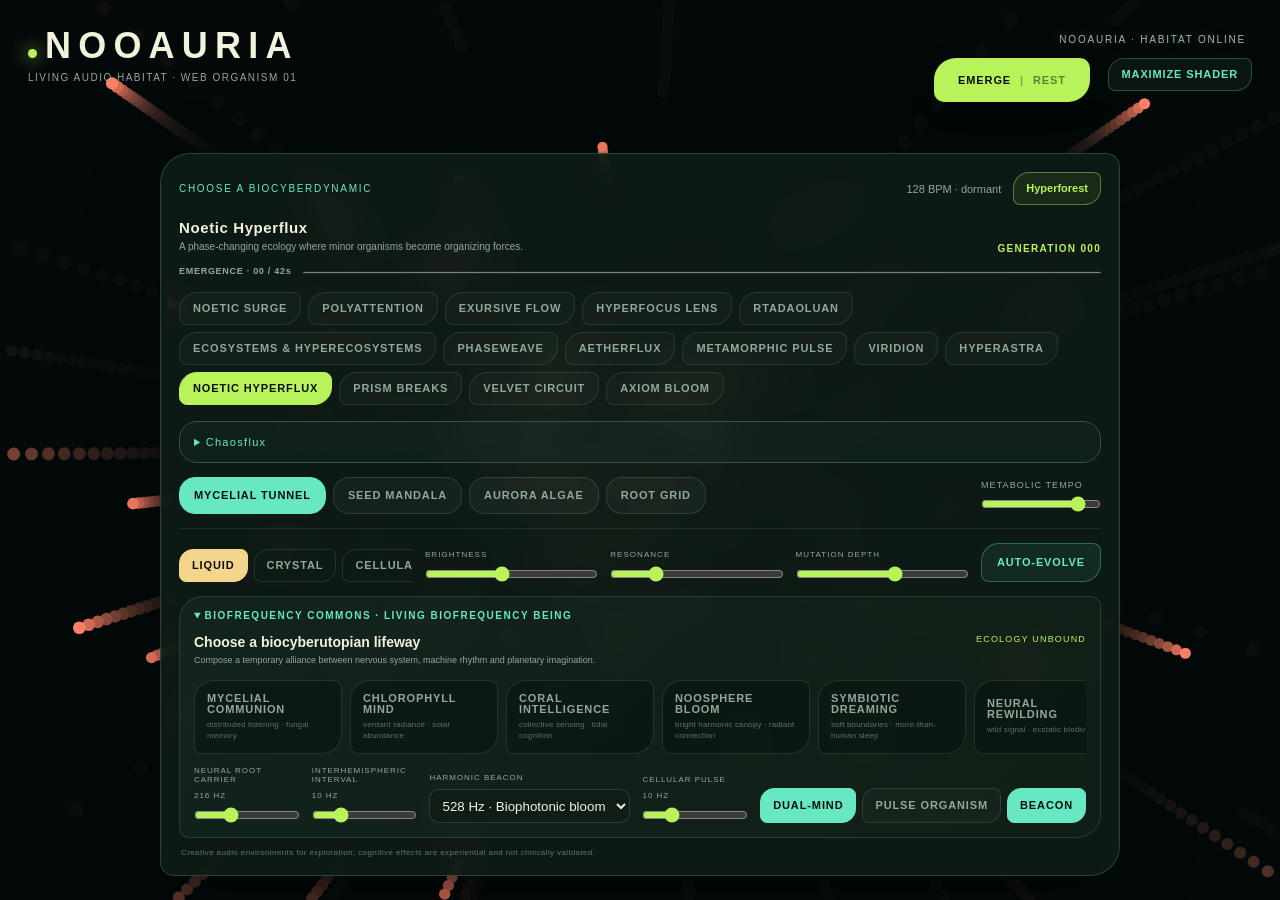
<file: app/src/main/assets/web/index.html>
<!DOCTYPE html>
<html lang="en">
<head>
  <meta charset="UTF-8">
  <meta name="viewport" content="width=device-width, initial-scale=1.0, maximum-scale=1.0, user-scalable=no">
  <meta name="theme-color" content="#07100c">
  <meta name="description" content="Nooauria is a living audio ecology of evolutionary force amplifiers, spectral organisms and exursive generative music.">
  <title>Nooauria — Hyperacoustic Force Amplifiers</title>
  <style>
    * { margin: 0; padding: 0; box-sizing: border-box; }
    body, html { width: 100%; height: 100%; overflow: hidden; background-color: #07100C; font-family: sans-serif; }
    #canvas { width: 100%; height: 100%; display: block; }
    #overlay {
      position: absolute; top: 34px; right: 34px;
      color: rgba(241,243,220,0.72); font-size: 10px;
      letter-spacing: 1.8px; text-transform: uppercase;
      pointer-events: none; text-shadow: 0 0 12px rgba(103,232,194,0.35);
    }
    #brand { position: absolute; top: 28px; left: 28px; color: #f1f3dc; }
    #brand strong { display:block; font: 800 clamp(22px,3vw,36px)/1 sans-serif; letter-spacing:.2em; }
    #brand span { display:block; margin-top:8px; color:#93a89b; font-size:10px; letter-spacing:.15em; text-transform:uppercase; }
    #bio-mark { display:inline-block; width:9px; height:9px; margin-right:8px; border-radius:50%; background:#b8f35a; box-shadow:0 0 18px #b8f35a; }
    #maximize-shader { position:absolute; top:58px; right:28px; z-index:4; padding:10px 13px; color:#67e8c2; background:rgba(16,29,23,.72); border:1px solid rgba(103,232,194,.28); border-radius:16px 7px 16px 7px; backdrop-filter:blur(12px); }
    body.shader-maximized #control-dock, body.shader-maximized #brand, body.shader-maximized #overlay { opacity:0; pointer-events:none; }
    body.shader-maximized #maximize-shader { top:18px; right:18px; opacity:.55; }
    body.shader-maximized #awaken { top:18px; }
    #control-dock {
      position:absolute; left:50%; bottom:24px; transform:translateX(-50%); width:min(960px,calc(100% - 32px));
      padding:18px; color:#f1f3dc; background:rgba(16,29,23,.86); border:1px solid rgba(103,232,194,.22);
      border-radius:30px 14px 30px 14px; backdrop-filter:blur(20px); box-shadow:0 22px 70px rgba(0,0,0,.4);
    }
    .dock-head { display:flex; align-items:center; justify-content:space-between; flex-wrap:wrap; gap:8px 16px; margin-bottom:14px; }
    .dock-actions { display:flex; align-items:center; gap:12px; }
    #hyperforest-link { padding:10px 12px; color:#b8f35a; background:rgba(184,243,90,.08); border:1px solid rgba(184,243,90,.42); border-radius:16px 7px 16px 7px; font:700 11px/1 sans-serif; text-decoration:none; white-space:nowrap; }
    #hyperforest-link:hover { background:#b8f35a; color:#07100c; }
    #hyperforest-link:focus-visible { outline:2px solid #f3d58b; outline-offset:3px; }
    .eyebrow { color:#67e8c2; font-size:10px; letter-spacing:.17em; text-transform:uppercase; }
    .pulse { color:#93a89b; font-size:11px; }
    .controls { display:grid; grid-template-columns:minmax(0,1fr) auto; gap:14px; align-items:center; }
    button { border:0; font:700 11px/1 sans-serif; letter-spacing:.08em; cursor:pointer; }
    #awaken { position:absolute; top:58px; right:190px; z-index:4; display:flex; align-items:center; justify-content:center; gap:9px; min-width:156px; min-height:44px; padding:15px 18px; color:#07100c; background:#b8f35a; border-radius:22px 10px 22px 10px; box-shadow:0 6px 24px rgba(0,0,0,.25); }
    #awaken.live { background:#ff8066; }
    #awaken .rest-label, #awaken.live .emerge-label { opacity:.5; }
    #awaken.live .rest-label { opacity:1; }
    #awaken .playback-divider { opacity:.35; }
    #awaken:focus-visible { outline:2px solid #f1f3dc; outline-offset:4px; }
    .species { display:flex; gap:7px; overflow:auto; scrollbar-width:none; }
    .species button { padding:12px 14px; white-space:nowrap; color:#93a89b; background:rgba(255,255,255,.035); border:1px solid rgba(147,168,155,.2); border-radius:16px; }
    .species button.active { color:#07100c; background:#67e8c2; border-color:#67e8c2; }
    .tempo { display:flex; flex-direction:column; min-width:120px; gap:6px; color:#93a89b; font-size:9px; letter-spacing:.12em; text-transform:uppercase; }
    input[type=range] { width:120px; accent-color:#b8f35a; }
    .spectral-lab { display:grid; grid-template-columns:1.35fr repeat(3,1fr) auto; gap:12px; align-items:end; margin-top:14px; padding-top:14px; border-top:1px solid rgba(147,168,155,.14); }
    .spectrum-types { display:flex; gap:6px; overflow:auto; scrollbar-width:none; }
    .spectrum-types button { padding:10px 12px; color:#93a89b; background:transparent; border:1px solid rgba(147,168,155,.18); border-radius:14px 7px 14px 7px; white-space:nowrap; }
    .spectrum-types button.active { color:#07100c; background:#f3d58b; border-color:#f3d58b; }
    .spectral-lab label { display:flex; flex-direction:column; gap:7px; color:#93a89b; font-size:8px; letter-spacing:.13em; text-transform:uppercase; }
    .spectral-lab input { width:100%; }
    #evolve { padding:13px 15px; color:#67e8c2; background:rgba(103,232,194,.08); border:1px solid rgba(103,232,194,.35); border-radius:18px 8px 18px 8px; }
    #evolve.active { color:#07100c; background:#67e8c2; box-shadow:0 0 26px rgba(103,232,194,.25); }
    .amplifier-meta { display:flex; align-items:end; justify-content:space-between; gap:20px; margin-bottom:12px; }
    .amplifier-meta strong { display:block; margin-bottom:4px; color:#f1f3dc; font-size:15px; letter-spacing:.04em; }
    .amplifier-meta p { margin:0; color:#93a89b; font-size:10px; line-height:1.4; }
    .generation { flex:0 0 auto; color:#b8f35a; font:700 10px/1 sans-serif; letter-spacing:.13em; text-transform:uppercase; }
    .arrangement-status { display:flex; align-items:center; gap:12px; margin-bottom:12px; color:#93a89b; font:700 9px/1.3 sans-serif; letter-spacing:.08em; }
    #arrangement-readout { white-space:nowrap; }
    #arrangement-progress { flex:1; min-width:0; height:3px; accent-color:#67e8c2; }
    .amplifier-rail { display:flex; flex-wrap:wrap; gap:7px; margin:0 -2px 14px; padding:2px; }
    .amplifier-rail button { padding:10px 13px; color:#93a89b; background:rgba(255,255,255,.025); border:1px solid rgba(147,168,155,.16); border-radius:18px 8px 18px 8px; white-space:nowrap; }
    .amplifier-rail button.active { color:#07100c; background:#b8f35a; border-color:#b8f35a; }
    .disclaimer { margin:10px 2px 0; color:rgba(147,168,155,.65); font-size:8px; letter-spacing:.05em; }
    .resonance-lab { margin-top:14px; padding:14px; background:linear-gradient(135deg,rgba(103,232,194,.055),rgba(184,243,90,.025)); border:1px solid rgba(103,232,194,.16); border-radius:24px 10px 24px 10px; }
    .resonance-lab summary { color:#67e8c2; font:700 10px/1 sans-serif; letter-spacing:.15em; text-transform:uppercase; cursor:pointer; }
    .resonance-intro { display:flex; justify-content:space-between; gap:20px; margin-top:13px; }
    .resonance-intro strong { display:block; color:#f1f3dc; font-size:14px; }
    .resonance-intro p { max-width:540px; margin-top:4px; color:#93a89b; font-size:9px; line-height:1.45; }
    .ecology-state { color:#b8f35a; font-size:9px; letter-spacing:.13em; text-transform:uppercase; white-space:nowrap; }
    .lifeway-rail { display:flex; gap:8px; margin-top:13px; overflow:auto; scrollbar-width:none; }
    .lifeway-rail button { min-width:148px; padding:12px; color:#93a89b; text-align:left; background:rgba(7,16,12,.42); border:1px solid rgba(147,168,155,.18); border-radius:20px 8px 20px 8px; white-space:normal; }
    .lifeway-rail button span { display:block; margin-top:5px; color:rgba(147,168,155,.62); font-size:8px; font-weight:400; letter-spacing:.02em; line-height:1.3; }
    .lifeway-rail button.active { color:#07100c; background:#b8f35a; border-color:#b8f35a; }
    .lifeway-rail button.active span { color:rgba(7,16,12,.68); }
    .frequency-grid { display:grid; grid-template-columns:repeat(4,1fr) auto; gap:12px; align-items:end; margin-top:12px; }
    .frequency-grid label { display:flex; flex-direction:column; gap:7px; color:#93a89b; font-size:8px; letter-spacing:.12em; text-transform:uppercase; }
    .frequency-grid input { width:100%; }
    .frequency-grid select { min-height:34px; padding:0 8px; color:#f1f3dc; background:#101d17; border:1px solid rgba(147,168,155,.22); border-radius:10px; }
    .tone-toggles { display:flex; gap:6px; }
    .tone-toggles button { padding:11px 12px; color:#93a89b; background:rgba(255,255,255,.025); border:1px solid rgba(147,168,155,.2); border-radius:14px 7px 14px 7px; }
    .tone-toggles button.active { color:#07100c; background:#67e8c2; border-color:#67e8c2; }
    @media(max-width:680px){
      #brand{top:20px;left:20px} #overlay{top:72px;left:20px;right:auto} #maximize-shader{top:96px;right:20px} #awaken{top:96px;left:20px;right:auto}
      #control-dock{bottom:10px;padding:14px;max-height:min(76vh,calc(100dvh - 160px));overflow:auto}.controls{grid-template-columns:1fr}.species{grid-column:1/-1;grid-row:1}.tempo{display:none}.spectral-lab{grid-template-columns:1fr 1fr}.spectrum-types{grid-column:1/-1}.spectral-lab label:nth-of-type(3){display:none}#evolve{align-self:stretch}.amplifier-meta{align-items:start}.amplifier-meta p{max-width:260px}.frequency-grid{grid-template-columns:1fr 1fr}.tone-toggles{grid-column:1/-1}.frequency-grid label:nth-of-type(3){grid-column:1/-1}
    }
    @media(max-width:380px){
      #awaken{min-width:136px;gap:6px;padding:15px 12px;font-size:10px} #maximize-shader{padding:12px 10px;font-size:9px}
    }
    #control-dock { max-height:calc(100dvh - 150px); overflow:auto; }
    .track-composer { margin-bottom:14px; padding:14px; border:1px solid #355348; border-radius:18px; background:rgba(103,232,194,.04); }
    .track-composer summary { color:#67e8c2; cursor:pointer; font-size:11px; letter-spacing:.12em; }
    .track-composer p { color:#93a89b; font-size:11px; line-height:1.5; margin:10px 0; }
    .track-pool { display:flex; flex-wrap:wrap; gap:8px 14px; margin:12px 0; }
    .track-pool label { color:#d2e5d9; font-size:11px; display:flex; align-items:center; gap:5px; }
    .track-options { display:flex; flex-wrap:wrap; align-items:center; gap:12px; font-size:11px; }
    .track-options input { width:72px; padding:8px; background:#101d17; color:#f1f3dc; border:1px solid #355348; border-radius:8px; }
    .track-options select { padding:8px; background:#101d17; color:#f1f3dc; border:1px solid #355348; border-radius:8px; }
    .track-options button { padding:12px; border-radius:12px; background:#67e8c2; color:#07100c; }
    #track-status { display:block; margin-top:12px; color:#b8f35a; font-size:11px; line-height:1.5; }
    #track-progress { width:100%; height:5px; accent-color:#67e8c2; }
    button:focus-visible, input:focus-visible, select:focus-visible, summary:focus-visible { outline:2px solid #f3d58b; outline-offset:3px; }
    .focus-lens { margin:0 0 14px; padding:12px; border:1px solid rgba(103,232,194,.3); border-radius:16px; }
    .focus-lens[hidden] { display:none; }
    .focus-lens legend { color:#67e8c2; padding:0 7px; font-size:10px; letter-spacing:.1em; }
    .focus-lens p { color:#93a89b; font-size:10px; line-height:1.5; margin-bottom:10px; }
    .lens-controls { display:flex; flex-wrap:wrap; gap:18px; }
    .lens-controls label { flex:1; min-width:140px; color:#93a89b; font-size:10px; }
    .lens-controls input { display:block; width:100%; margin-top:7px; accent-color:#67e8c2; }
    #lens-phase { display:block; margin-top:12px; color:#b8f35a; font-size:10px; letter-spacing:.08em; }
  </style>
</head>
<body>
  <canvas id="canvas"></canvas>
  <div id="brand"><strong><i id="bio-mark"></i>NOOAURIA</strong><span>living audio habitat · web organism 01</span></div>
  <div id="overlay">NOOAURIA · HABITAT ONLINE</div>
  <button id="awaken" type="button" aria-label="Emerge | Rest" aria-pressed="false" aria-describedby="pulse-readout" title="Emerge: start the selected biodynamic"><span class="emerge-label">EMERGE</span><span class="playback-divider" aria-hidden="true">|</span><span class="rest-label">REST</span></button>
  <button id="maximize-shader" type="button" aria-label="Maximize shader">MAXIMIZE SHADER</button>
  <section id="control-dock" aria-label="Nooauria habitat controls">
    <div class="dock-head">
      <span class="eyebrow">Choose a biocyberdynamic</span>
      <div class="dock-actions">
        <span class="pulse" id="pulse-readout">128 BPM · dormant</span>
        <a id="hyperforest-link" href="./hyperforest/">Hyperforest</a>
      </div>
    </div>
    <div class="amplifier-meta">
      <div><strong id="amplifier-title">Noetic Hyperflux</strong><p id="amplifier-description">A phase-changing ecology where minor organisms become organizing forces.</p></div>
      <span class="generation" id="generation-readout">generation 000</span>
    </div>
    <div class="arrangement-status"><span id="arrangement-readout" role="timer">EMERGENCE · 00 / 42s</span><progress id="arrangement-progress" max="42" value="0" aria-label="42-second arrangement progress"></progress></div>
    <div class="amplifier-rail" aria-label="Biocyberdynamics">
      <button type="button" data-amplifier="NOETIC_SURGE">NOETIC SURGE</button>
      <button type="button" data-amplifier="POLYATTENTION">POLYATTENTION</button>
      <button type="button" data-amplifier="EXURSIVE_FLOW">EXURSIVE FLOW</button>
      <button type="button" data-amplifier="HYPERFOCUS_LENS">HYPERFOCUS LENS</button>
      <button type="button" data-amplifier="RTADAOLUAN">RTADAOLUAN</button>
      <button type="button" data-amplifier="DIVERGENCE_ENGINE">ECOSYSTEMS &amp; HYPERECOSYSTEMS</button>
      <button type="button" data-amplifier="PHASEWEAVE">PHASEWEAVE</button>
      <button type="button" data-amplifier="AETHERFLUX">AETHERFLUX</button>
      <button type="button" data-amplifier="METAMORPHIC_PULSE">METAMORPHIC PULSE</button>
      <button type="button" data-amplifier="VIRIDION">VIRIDION</button>
      <button type="button" data-amplifier="HYPERASTRA">HYPERASTRA</button>
      <button type="button" class="active" data-amplifier="NOETIC_HYPERFLUX">NOETIC HYPERFLUX</button>
      <button type="button" data-amplifier="PRISM_BREAKS">PRISM BREAKS</button>
      <button type="button" data-amplifier="VELVET_CIRCUIT">VELVET CIRCUIT</button>
      <button type="button" data-amplifier="AXIOM_BLOOM">AXIOM BLOOM</button>
    </div>
    <fieldset class="focus-lens" id="focus-lens" hidden>
      <legend>BINARY × TRINARY RESONANCE LENS</legend>
      <p>Two streams of bright, consonant electronic sine-tone points alternate against three Atlantean spectral voices in a closely woven 6-step cycle, drifting through tension and alignment. The background matches Exursive Flow. This is a musical experiment in attention.</p>
      <div class="lens-controls">
        <label>Binary point tones <input id="lens-binary" type="range" min="0" max="100" value="75"></label>
        <label>Trinary harmony <input id="lens-trinary" type="range" min="0" max="100" value="80"></label>
        <label>Phase tension <input id="lens-coupling" type="range" min="0" max="100" value="60"></label>
      </div>
      <output id="lens-phase">2 : 3 · ALIGNMENT</output>
    </fieldset>
    <details class="track-composer">
      <summary>Chaosflux</summary>
      <p>Each emergence plays one biocyberdynamic at its own tempo. Set how long each plays before the next begins. Emerge / Rest pauses and resumes.</p>
      <div class="track-pool" aria-label="Hyperfluxes available for generation"><label><input type="checkbox" data-track-mode="NOETIC_SURGE" checked>Noetic Surge</label><label><input type="checkbox" data-track-mode="POLYATTENTION" checked>Polyattention</label><label><input type="checkbox" data-track-mode="EXURSIVE_FLOW" checked>Exursive Flow</label><label><input type="checkbox" data-track-mode="HYPERFOCUS_LENS" checked>Hyperfocus Lens</label><label><input type="checkbox" data-track-mode="RTADAOLUAN" checked>Rtadaoluan</label><label><input type="checkbox" data-track-mode="DIVERGENCE_ENGINE" checked>Divergence Engine</label><label><input type="checkbox" data-track-mode="PHASEWEAVE" checked>Phaseweave</label><label><input type="checkbox" data-track-mode="AETHERFLUX" checked>Aetherflux</label><label><input type="checkbox" data-track-mode="METAMORPHIC_PULSE" checked>Metamorphic Pulse</label><label><input type="checkbox" data-track-mode="VIRIDION" checked>Viridion</label><label><input type="checkbox" data-track-mode="HYPERASTRA" checked>Hyperastra</label><label><input type="checkbox" data-track-mode="NOETIC_HYPERFLUX" checked>Noetic Hyperflux</label><label><input type="checkbox" data-track-mode="PRISM_BREAKS" checked>Prism Breaks</label><label><input type="checkbox" data-track-mode="VELVET_CIRCUIT" checked>Velvet Circuit</label><label><input type="checkbox" data-track-mode="AXIOM_BLOOM" checked>Axiom Bloom</label></div>
      <div class="track-options">
        <label>Length <select id="track-length"><option value="126">2:06</option><option value="252" selected>4:12</option><option value="378">6:18</option></select></label>
        <label>Interval (seconds) <input id="track-interval" type="number" min="0.5" max="42" step="0.5" value="3"></label>
        <label>Variation <select id="track-variation"><option value="0.25">Gentle</option><option value="0.6" selected>Exploratory</option><option value="1">Wild</option></select></label>
        <button type="button" id="generate-track">GENERATE &amp; PLAY</button>
        <button type="button" id="leave-track">LEAVE TRACK</button>
      </div>
      <output id="track-status" aria-live="polite">Select one or more biocyberdynamics, then generate a track.</output>
      <progress id="track-progress" max="1" value="0" aria-label="Generated track progress"></progress>
    </details>
    <div class="controls">
      <div class="species" aria-label="Visual habitats">
        <button type="button" class="active" data-geometry="COSMIC_TUNNEL">MYCELIAL TUNNEL</button>
        <button type="button" data-geometry="SACRED_MANDALA">SEED MANDALA</button>
        <button type="button" data-geometry="AURORA_WAVES">AURORA ALGAE</button>
        <button type="button" data-geometry="NEON_GRID">ROOT GRID</button>
      </div>
      <label class="tempo">Metabolic tempo <input id="tempo" type="range" min="80" max="190" value="174" aria-label="Metabolic tempo"></label>
    </div>
    <div class="spectral-lab" aria-label="Spectral laboratory">
      <div class="spectrum-types">
        <button type="button" class="active" data-spectrum="LIQUID">LIQUID</button>
        <button type="button" data-spectrum="CRYSTAL">CRYSTAL</button>
        <button type="button" data-spectrum="CELLULAR">CELLULAR</button>
        <button type="button" data-spectrum="FERAL">FERAL</button>
      </div>
      <label>Brightness <input id="brightness" type="range" min="0" max="100" value="44"></label>
      <label>Resonance <input id="resonance" type="range" min="0" max="100" value="24"></label>
      <label>Mutation depth <input id="mutation-depth" type="range" min="0" max="100" value="58"></label>
      <button id="evolve" type="button">AUTO-EVOLVE</button>
    </div>
    <details class="resonance-lab" open>
      <summary>Biofrequency commons · living biofrequency being</summary>
      <div class="resonance-intro">
        <div><strong id="lifeway-title">Choose a biocyberutopian lifeway</strong><p id="lifeway-description">Compose a temporary alliance between nervous system, machine rhythm and planetary imagination.</p></div>
        <span class="ecology-state" id="ecology-state">ecology unbound</span>
      </div>
      <div class="lifeway-rail" aria-label="Biocyberutopian lifeways">
        <button type="button" data-lifeway="MYCELIAL_COMMUNION">MYCELIAL COMMUNION<span>distributed listening · fungal memory</span></button>
        <button type="button" data-lifeway="CHLOROPHYLL_MIND">CHLOROPHYLL MIND<span>verdant radiance · solar abundance</span></button>
        <button type="button" data-lifeway="CORAL_INTELLIGENCE">CORAL INTELLIGENCE<span>collective sensing · tidal cognition</span></button>
        <button type="button" data-lifeway="NOOSPHERE_BLOOM">NOOSPHERE BLOOM<span>bright harmonic canopy · radiant connection</span></button>
        <button type="button" data-lifeway="SYMBIOTIC_DREAMING">SYMBIOTIC DREAMING<span>soft boundaries · more-than-human sleep</span></button>
        <button type="button" data-lifeway="NEURAL_REWILDING">NEURAL REWILDING<span>wild signal · ecstatic biodiversity</span></button>
        <button type="button" data-lifeway="POSTHUMAN_STILLNESS">POSTHUMAN STILLNESS<span>slow intelligence · machinic calm</span></button>
      </div>
      <div class="frequency-grid">
        <label>Neural root carrier <span id="carrier-value">216 Hz</span><input id="carrier-frequency" type="range" min="80" max="500" value="216"></label>
        <label>Interhemispheric interval <span id="beat-value">10 Hz</span><input id="beat-frequency" type="range" min="0.5" max="40" step="0.5" value="10"></label>
        <label>Harmonic beacon
          <select id="solfeggio-frequency">
            <option value="174">174 Hz · Root substrate</option><option value="285">285 Hz · Tissue memory</option><option value="396">396 Hz · Pattern release</option>
            <option value="417">417 Hz · Adaptive mutation</option><option value="432">432 Hz · Planetary accord</option><option value="528" selected>528 Hz · Biophotonic bloom</option>
            <option value="639">639 Hz · Symbiotic link</option><option value="741">741 Hz · Expressive signal</option><option value="852">852 Hz · Noospheric order</option>
            <option value="963">963 Hz · Crown canopy</option>
          </select>
        </label>
        <label>Cellular pulse <span id="iso-value">10 Hz</span><input id="iso-frequency" type="range" min="0.5" max="40" step="0.5" value="10"></label>
        <div class="tone-toggles">
          <button id="binaural-toggle" type="button" class="active">DUAL-MIND</button>
          <button id="iso-toggle" type="button">PULSE ORGANISM</button>
          <button id="sol-toggle" type="button" class="active">BEACON</button>
        </div>
      </div>
    </details>
    <p class="disclaimer">Creative audio environments for exploration; cognitive effects are experiential and not clinically validated.</p>
  </section>

  <script>
    // --- AUDIO CONTEXT SETUP ---
    let audioCtx = null;
    let crystalLeadWave = null;
    let masterGain = null;
    let scoreGate = null;
    let cognitiveOutput = null;
    let productionBus = null;
    let crystalEcho = null;
    let filterNode = null;
    let eqLowNode = null;
    let eqMidNode = null;
    let eqHighNode = null;
    let delayNode = null;
    let delayReturnGain = null;
    let delayFeedback = null;
    let analyserNode = null;
    const activeVoices = new Set();
    const maxActiveVoices = 22;

    function reserveVoice(durationSeconds, startTime) {
      if (!audioCtx || audioCtx.state !== 'running') return null;
      if (startTime >= emergenceEndAt) return null;
      // Audio-time expiry also recovers a reservation if voice construction ever throws.
      for (const voice of activeVoices) {
        if (voice.expiresAt <= audioCtx.currentTime) voice.dispose();
      }
      if (activeVoices.size >= maxActiveVoices) return null;
      const voice = { sources: [], nodes: [], expiresAt: audioCtx.currentTime + durationSeconds + .1 };
      voice.dispose = () => {
        if (!activeVoices.delete(voice)) return;
        for (const source of voice.sources) {
          try { source.stop(); } catch (_) { /* Already stopped or context closed. */ }
        }
        for (const node of [...voice.sources, ...voice.nodes]) node.disconnect();
      };
      activeVoices.add(voice);
      return voice;
    }

    function trackVoice(voice, sources, nodes) {
      voice.sources = sources;
      voice.nodes = nodes;
      let remaining = sources.length;
      for (const source of sources) {
        source.addEventListener('ended', () => {
          if (--remaining === 0) voice.dispose();
        }, { once: true });
      }
    }

    function clearSynthVoices() {
      for (const voice of activeVoices) voice.dispose();
    }

    // --- COGNITIVE FREQUENCY NODES ---
    let binauralLeftOsc = null;
    let binauralRightOsc = null;
    let binauralLeftPanner = null;
    let binauralRightPanner = null;
    let binauralGain = null;

    let isochronicOsc = null;
    let isochronicGain = null;
    let isochronicLfo = null;
    let isochronicDepth = null;

    let solfeggioOsc = null;
    let solfeggioGain = null;
    let solfeggioHarmonicOsc = null;
    let solfeggioHarmonicGain = null;

    let brownNoiseNode = null;
    let brownNoiseGain = null;

    function setupBrownNoise() {
      if (!audioCtx) return;
      const bufferSize = audioCtx.sampleRate * 2;
      const buffer = audioCtx.createBuffer(1, bufferSize, audioCtx.sampleRate);
      const data = buffer.getChannelData(0);
      let lastOut = 0.0;
      for (let i = 0; i < bufferSize; i++) {
        const white = Math.random() * 2 - 1;
        data[i] = (lastOut + (0.02 * white)) / 1.02; // Brown noise filter
        lastOut = data[i];
        data[i] *= 3.5;
      }
      brownNoiseNode = audioCtx.createBufferSource();
      brownNoiseNode.buffer = buffer;
      brownNoiseNode.loop = true;

      brownNoiseGain = audioCtx.createGain();
      brownNoiseGain.gain.value = state.brownNoiseEnabled ? state.brownNoiseVolume * 0.15 : 0.0;

      brownNoiseNode.connect(brownNoiseGain);
      brownNoiseGain.connect(analyserNode);
      brownNoiseNode.start();
    }

    // --- ENGINE STATE ---
    let state = {
      isPlaying: false,
      bpm: 128,
      genre: 'MELODIC_TECHNO',
      activeSection: 'DROP',
      filterCutoff: 0.8, // 0.0 to 1.0
      eqLow: 0, eqMid: 0, eqHigh: 0,
      reverb: 0.2, delay: 0.15,
      // Cognitive State
      binauralEnabled: true,
      binauralCarrierHz: 216.0,
      binauralBeatHz: 10.0, // Alpha
      binauralVol: 0.4,
      isochronicEnabled: false,
      isochronicHz: 10.0,
      isochronicVol: 0.3,
      solfeggioEnabled: true,
      solfeggioHz: 528,
      solfeggioVol: 0.35,
      harmonicRatio: 1.5,
      harmonicVol: 0.0,
      // Visualizer State
      geometry: 'COSMIC_TUNNEL',
      primaryColor: '#B8F35A',
      secondaryColor: '#67E8C2',
      accentColor: '#FF8066',
      audioSensitivity: 1.0,
      speed: 1.0,
      particleDensity: 300,
      bloomIntensity: 0.8,
      waveShape: 'triangle',
      spectrumMode: 'LIQUID',
      resonance: 0.24,
      mutationDepth: 0.58,
      generativeEnabled: false,
      amplifierMode: 'NOETIC_HYPERFLUX',
      divergence: 0.72,
      multiplicity: 0.68,
      coherence: 0.56,
      exursion: 0.78,
      generation: 0,
      lifewayMode: null,
      lensBinary:.75, lensTrinary:.8, lensCoupling:.6,
      biodynamicShader: true
    };

    function isLensMode(mode) { return mode === 'HYPERFOCUS_LENS' || mode === 'RTADAOLUAN'; }

    let stepIndex = 0;
    let sequencerTimer = null;
    let playbackEpoch = 0;
    let audioStartRequest = null;
    let audioStopRequest = null;
    const ARRANGEMENT_SECONDS = 42;
    const arrangementChapters = ['EMERGENCE', 'BRANCHING', 'ASCENT', 'OPEN SPACE', 'FLOURISH', 'RETURN'];
    let arrangementElapsed = 0;
    let arrangementAnchor = null;
    let currentArrangement = null;
    let emergenceEndAt = Infinity;

    // Audio time, not bars or wall time: changing tempo never shortens the 42-second form.
    function arrangementTime() {
      return arrangementElapsed + (arrangementAnchor === null || !audioCtx ? 0 : Math.max(0, audioCtx.currentTime - arrangementAnchor));
    }
    function freezeArrangement() {
      arrangementElapsed = arrangementTime();
      arrangementAnchor = null;
    }
    function resetArrangement() {
      arrangementElapsed = 0;
      arrangementAnchor = null;
      currentArrangement = null;
      stepIndex = 0;
      state.generation = 0;
      updateArrangementReadout();
    }
    function updateArrangementReadout() {
      const position = emergenceTime() % ARRANGEMENT_SECONDS;
      const chapter = Math.min(5, Math.floor(position / 7));
      document.getElementById('arrangement-readout').textContent = `${arrangementChapters[chapter]} · ${String(Math.floor(position)).padStart(2, '0')} / 42s`;
      document.getElementById('arrangement-progress').value = position;
    }

    let limiterNode = null;
    let delayFilter = null;

    function initAudio() {
      if (audioCtx && audioCtx.state !== 'closed') return;
      clearSequencerClock();
      clearSynthVoices();
      playbackEpoch++;
      audioStartRequest = null;
      audioStopRequest = null;
      crystalLeadWave = null;
      const AudioContext = window.AudioContext || window.webkitAudioContext;
      audioCtx = new AudioContext({ latencyHint: 'interactive' });

      limiterNode = audioCtx.createDynamicsCompressor();
      limiterNode.threshold.value = -8.0;
      limiterNode.knee.value = 5.0;
      limiterNode.ratio.value = 14.0;
      limiterNode.attack.value = 0.008;
      limiterNode.release.value = 0.12;

      analyserNode = audioCtx.createAnalyser();
      analyserNode.fftSize = 128;
      analyserNode.connect(limiterNode);
      limiterNode.connect(audioCtx.destination);
      cognitiveOutput = audioCtx.createGain();
      cognitiveOutput.connect(analyserNode);

      createScoreGraph();
      setupCognitiveSynth();
      applyAudioParameters();
      const context = audioCtx;
      context.addEventListener('statechange', () => {
        if (context !== audioCtx) return;
        if (context.state !== 'running') {
          clearSequencerClock();
          if (generatedTrack && !audioStopRequest) {
            clearSynthVoices();
            resetScoreGraph();
            applyAudioParameters();
          }
        }
        if (state.isPlaying && !audioStopRequest) startSequencer();
        updatePlaybackStatus();
      });
    }

    function createScoreGraph() {
      masterGain = audioCtx.createGain();
      masterGain.gain.value = 0.28;
      // Harmonic voices duck beneath the kick; percussion retains its transient.
      productionBus = audioCtx.createGain();
      productionBus.gain.value = .8;
      productionBus.connect(masterGain);
      crystalEcho = audioCtx.createDelay();
      crystalEcho.delayTime.value = 45 / state.bpm;
      const echoFilter = audioCtx.createBiquadFilter();
      echoFilter.type = 'highpass'; echoFilter.frequency.value = 900;
      const echoReturn = audioCtx.createGain(); echoReturn.gain.value = .22;
      crystalEcho.connect(echoFilter); echoFilter.connect(echoReturn);
      echoReturn.connect(productionBus); echoReturn.connect(crystalEcho);

      filterNode = audioCtx.createBiquadFilter();
      filterNode.type = 'lowpass';
      filterNode.frequency.value = 8000;
      filterNode.Q.value = 2;

      eqLowNode = audioCtx.createBiquadFilter();
      eqLowNode.type = 'lowshelf';
      eqLowNode.frequency.value = 250;

      eqMidNode = audioCtx.createBiquadFilter();
      eqMidNode.type = 'peaking';
      eqMidNode.frequency.value = 1500;
      eqMidNode.Q.value = 1;

      eqHighNode = audioCtx.createBiquadFilter();
      eqHighNode.type = 'highshelf';
      eqHighNode.frequency.value = 4000;

      delayNode = audioCtx.createDelay();
      delayNode.delayTime.value = 0.25;
      delayReturnGain = audioCtx.createGain();
      delayReturnGain.gain.value = state.spectrumMode === 'CRYSTAL' ? 0 : 1;
      delayFeedback = audioCtx.createGain();
      delayFeedback.gain.value = 0.15;

      delayFilter = audioCtx.createBiquadFilter();
      delayFilter.type = 'lowpass';
      delayFilter.frequency.value = 2500;

      delayNode.connect(delayFilter);
      delayFilter.connect(delayFeedback);
      delayFeedback.connect(delayNode);

      // Both the dry mix and echoes pass through the same output gate.
      scoreGate = audioCtx.createGain();
      masterGain.connect(filterNode);
      filterNode.connect(eqLowNode);
      eqLowNode.connect(eqMidNode);
      eqMidNode.connect(eqHighNode);
      eqHighNode.connect(scoreGate);
      scoreGate.connect(analyserNode);

      eqHighNode.connect(delayNode);
      delayNode.connect(delayReturnGain);
      delayReturnGain.connect(masterGain);
    }

    function resetScoreGraph() {
      emergenceEndAt = Infinity;
      if (!audioCtx || audioCtx.state === 'closed') return;
      scoreGate.disconnect();
      delayNode.disconnect();
      crystalEcho.disconnect();
      createScoreGraph();
    }

    function recoverPlayback(event) {
      const gesture = event && (event.type === 'click' || event.type === 'touchstart');
      if (state.isPlaying) startSequencer(gesture);
    }
    if (window.location?.protocol === 'file:') document.getElementById('hyperforest-link').hidden = true;
    document.addEventListener('click', recoverPlayback);
    document.addEventListener('touchstart', recoverPlayback, { passive: true });
    document.addEventListener('visibilitychange', () => {
      if (!document.hidden) recoverPlayback();
    });
    window.addEventListener('focus', recoverPlayback);
    window.addEventListener('pageshow', recoverPlayback);

    function setupCognitiveSynth() {
      if (!audioCtx) return;
      const atmosphereLevel = ['EXURSIVE_FLOW','HYPERFOCUS_LENS','RTADAOLUAN'].includes(state.amplifierMode) ? .2 : 1;

      binauralGain = audioCtx.createGain();
      binauralGain.gain.value = state.binauralEnabled ? state.binauralVol * 0.2 * atmosphereLevel : 0.0;

      binauralLeftPanner = audioCtx.createStereoPanner ? audioCtx.createStereoPanner() : null;
      binauralRightPanner = audioCtx.createStereoPanner ? audioCtx.createStereoPanner() : null;

      if (binauralLeftPanner) binauralLeftPanner.pan.value = -1.0;
      if (binauralRightPanner) binauralRightPanner.pan.value = 1.0;

      binauralLeftOsc = audioCtx.createOscillator();
      binauralRightOsc = audioCtx.createOscillator();

      binauralLeftOsc.type = 'sine';
      binauralRightOsc.type = 'sine';

      updateBinauralFreqs();

      if (binauralLeftPanner && binauralRightPanner) {
        binauralLeftOsc.connect(binauralLeftPanner);
        binauralLeftPanner.connect(binauralGain);
        binauralRightOsc.connect(binauralRightPanner);
        binauralRightPanner.connect(binauralGain);
      } else {
        binauralLeftOsc.connect(binauralGain);
        binauralRightOsc.connect(binauralGain);
      }
      binauralGain.connect(cognitiveOutput);

      binauralLeftOsc.start();
      binauralRightOsc.start();

      solfeggioGain = audioCtx.createGain();
      solfeggioGain.gain.value = state.solfeggioEnabled ? state.solfeggioVol * 0.15 * atmosphereLevel : 0.0;
      solfeggioOsc = audioCtx.createOscillator();
      solfeggioOsc.type = 'sine';
      solfeggioOsc.frequency.value = state.solfeggioHz;
      solfeggioOsc.connect(solfeggioGain);
      solfeggioGain.connect(cognitiveOutput);
      solfeggioOsc.start();

      solfeggioHarmonicGain = audioCtx.createGain();
      solfeggioHarmonicGain.gain.value = state.solfeggioEnabled ? state.harmonicVol * atmosphereLevel : 0.0;
      solfeggioHarmonicOsc = audioCtx.createOscillator();
      solfeggioHarmonicOsc.type = 'sine';
      solfeggioHarmonicOsc.frequency.value = state.solfeggioHz * state.harmonicRatio;
      solfeggioHarmonicOsc.connect(solfeggioHarmonicGain);
      solfeggioHarmonicGain.connect(cognitiveOutput);
      solfeggioHarmonicOsc.start();

      isochronicGain = audioCtx.createGain();
      isochronicGain.gain.value = state.isochronicEnabled ? state.isochronicVol * 0.075 * atmosphereLevel : 0.0;
      isochronicOsc = audioCtx.createOscillator();
      isochronicOsc.type = 'sine';
      isochronicOsc.frequency.value = state.binauralCarrierHz;
      isochronicLfo = audioCtx.createOscillator();
      // Sine modulation avoids the sharp discontinuities/clicks of a square LFO.
      isochronicLfo.type = 'sine';
      isochronicLfo.frequency.value = state.isochronicHz;
      isochronicDepth = audioCtx.createGain();
      isochronicDepth.gain.value = state.isochronicEnabled ? state.isochronicVol * 0.075 * atmosphereLevel : 0.0;
      isochronicLfo.connect(isochronicDepth);
      isochronicDepth.connect(isochronicGain.gain);
      isochronicOsc.connect(isochronicGain);
      isochronicGain.connect(cognitiveOutput);
      isochronicOsc.start();
      isochronicLfo.start();
    }

    function updateBinauralFreqs() {
      if (!binauralLeftOsc || !binauralRightOsc) return;
      const carrier = state.binauralCarrierHz;
      const beat = state.binauralBeatHz;
      binauralLeftOsc.frequency.value = carrier - (beat / 2.0);
      binauralRightOsc.frequency.value = carrier + (beat / 2.0);
    }

    // Genre Scales (Hz)
    const genreScales = {
      PSYTRANCE: [130.81, 138.59, 164.81, 174.61, 196.00, 207.65, 246.94, 261.63, 277.18, 329.63, 349.23, 392.00, 523.25], // Phrygian Dark
      MELODIC_TECHNO: [130.81, 155.56, 174.61, 196.00, 233.08, 261.63, 311.13, 349.23, 392.00, 466.16, 523.25], // Minor Pentatonic Aeolian
      PROGRESSIVE_HOUSE: [130.81, 146.83, 164.81, 174.61, 196.00, 220.00, 246.94, 261.63, 293.66, 329.63, 440.00, 523.25], // Major Euphoric
      CYBERPUNK_TRANCE: [130.81, 138.59, 155.56, 174.61, 185.00, 207.65, 233.08, 261.63, 277.18, 311.13, 370.00, 466.16], // Dark Locrian Industrial
      AMBIENT_LOFI: [130.81, 146.83, 155.56, 174.61, 196.00, 220.00, 233.08, 261.63, 293.66, 311.13, 392.00, 440.00] // Jazz 7th Chill Dorian
    };

    // Six seven-second chapters, with a distinct harmonic journey and melodic vocabulary per being.
    // The short percussion cells remain the pulse, not the length of the composition.
    const arrangementScores = {
      AXIOM_BLOOM: { harmony:[0,3,7,5,-2,0], motif:[0,2,4,1,3,2,0,4,2,1,3,0], stride:3, register:1 },
      VELVET_CIRCUIT: { harmony:[0,-2,5,7,3,0], motif:[0,2,4,1,3,2,0,4,2,1,3,0], stride:3, register:1 },
      PRISM_BREAKS: { harmony:[0,5,-2,7,1,3], motif:[0,2,4,1,3,2,0,4,2,1,3,0], stride:3, register:1 },
      NOETIC_SURGE:      { harmony:[0,-2,3,-5,7,0], motif:[0,5,1,8,3,10,2,7,4,11,6,9], stride:1, register:3 },
      POLYATTENTION:     { harmony:[0,7,4,9,5,2], motif:[0,4,1,7,2,9,5,3,11,6,10,8], stride:3, register:1.5 },
      EXURSIVE_FLOW:     { harmony:[0,5,3,8,7,2], motif:[0,2,5,3,7,4,9,6,11,8,10,5], stride:3, register:1 },
      HYPERFOCUS_LENS:   { harmony:[0,0,5,2,7,0], motif:[0,2,0,4,0,5,2,0,7,4,2,0], stride:4, register:1 },
      DIVERGENCE_ENGINE: { harmony:[0,1,5,-2,8,3], motif:[0,3,7,1,5,9,2,6,11,4,8,10], stride:3, register:1.25 },
      PHASEWEAVE:        { harmony:[0,5,-2,3,7,2], motif:[0,3,1,4,2,5,3,7,4,8,5,9], stride:3, register:1 },
      AETHERFLUX:        { harmony:[0,-5,3,7,5,0], motif:[0,7,4,9,2,11,5,8,3,10,6,1], stride:8, register:.75 },
      METAMORPHIC_PULSE: { harmony:[0,1,-2,6,3,7], motif:[0,1,5,2,8,3,10,4,7,6,11,9], stride:2, register:1.5 },
      VIRIDION:          { harmony:[0,5,7,2,9,0], motif:[0,2,4,7,5,9,7,11,9,6,4,2], stride:4, register:1.5 },
      HYPERASTRA:        { harmony:[0,7,3,-2,5,0], motif:[0,7,2,9,4,11,5,10,3,8,1,6], stride:4, register:2 },
      NOETIC_HYPERFLUX:  { harmony:[0,3,6,-2,7,1], motif:[0,2,6,1,7,3,9,4,11,5,8,10], stride:2, register:1.5 }
    };

    arrangementScores.RTADAOLUAN = arrangementScores.HYPERFOCUS_LENS;

    function arrangementAt(seconds, mode = state.amplifierMode) {
      const position = Math.max(0, seconds) % ARRANGEMENT_SECONDS;
      const cycle = Math.floor(Math.max(0, seconds) / ARRANGEMENT_SECONDS);
      const chapter = Math.min(5, Math.floor(position / 7));
      const score = arrangementScores[mode] || arrangementScores.NOETIC_HYPERFLUX;
      const arrangement = { position, cycle, chapter, score,
        transpose: Math.pow(2, score.harmony[chapter] / 12),
        leadLevel: [.72, .86, 1, .58, 1.08, .8][chapter],
        bassLevel: [.88, .94, 1, .74, 1, .9][chapter],
        hatLevel: [.7, .82, 1, .48, 1, .72][chapter] };
      if (mode === 'NOETIC_SURGE') {
        // Irregular pressure waves and abrupt accents, not a constant wall of extra gain.
        const pressure = Math.pow(.5 + .5 * Math.sin(seconds * 3.7 + Math.sin(seconds * 1.13) * 2.6), 2);
        const fracture = (stepIndex * 7 + Math.floor(stepIndex / 16) * 11) % 19;
        arrangement.surgeEnergy = fracture === 8 ? .08 : (fracture < 3 ? 1 : .16 + pressure * .84);
        arrangement.leadLevel *= .24 + arrangement.surgeEnergy * 1.04;
        arrangement.bassLevel *= .76 + arrangement.surgeEnergy * .24;
        arrangement.hatLevel *= .46 + arrangement.surgeEnergy * .54;
      }
      return arrangement;
    }

    function playArrangementPhrase(arrangement, step, scale, now) {
      const { chapter, cycle, score } = arrangement;
      const bar = Math.floor(stepIndex / 16);
      const stride = chapter === 3 ? score.stride * 2 : (chapter === 4 ? Math.max(state.amplifierMode === 'NOETIC_SURGE' ? 1 : 2, score.stride - 1) : score.stride);
      // Each bar advances through a long melody rather than restarting the same arpeggio.
      if (stepIndex % stride === 0) {
        const cursor = Math.floor(stepIndex / stride) + chapter * 5 + cycle * 7;
        const direction = chapter === 3 || chapter === 5 ? -1 : 1;
        const index = ((cursor * direction) % score.motif.length + score.motif.length) % score.motif.length;
        const degree = (score.motif[index] + Math.floor(cursor / score.motif.length) * 2) % scale.length;
        const length = state.amplifierMode === 'AETHERFLUX' ? .85 : [.16,.12,.1,.28,.09,.2][chapter];
        playSynthLead(now, scale[degree] * score.register, length, .115);
      }
      // Evolving turnarounds articulate the chapters without replacing each genre's groove.
      if (chapter !== 3 && step >= 12 && (step + bar * 3 + chapter) % (chapter === 4 ? 2 : 5) === 0) {
        if (state.amplifierMode === 'AETHERFLUX' || state.amplifierMode === 'HYPERASTRA') {
          playSynthLead(now, scale[(bar + chapter * 2 + step) % scale.length] * 2, .075, .075);
        } else {
          playGhostSnare(now, .24 + chapter * .045);
        }
      }
    }

    function playKick(time) {
      const voice = reserveVoice(.32, time);
      if (!voice) return;
      const osc = audioCtx.createOscillator();
      const gain = audioCtx.createGain();
      trackVoice(voice, [osc], [gain]);
      osc.type = 'sine';

      const isLofi = state.genre === 'AMBIENT_LOFI';
      const isPsy = state.genre === 'PSYTRANCE';

      osc.frequency.setValueAtTime(isPsy ? 160 : (isLofi ? 100 : 130), time);
      osc.frequency.exponentialRampToValueAtTime(isPsy ? 45 : (isLofi ? 30 : 36), time + (isLofi ? 0.15 : 0.08));

      gain.gain.setValueAtTime((isLofi ? 0.3 : 0.45) * (currentArrangement?.bassLevel ?? 1), time);
      gain.gain.exponentialRampToValueAtTime(0.001, time + (isLofi ? 0.3 : 0.22));

      osc.connect(gain);
      gain.connect(masterGain);
      osc.start(time);
      osc.stop(time + (isLofi ? 0.3 : 0.22));
    }

    function playHiHat(time, open = false) {
      const voice = reserveVoice(open ? .16 : .08, time);
      if (!voice) return;
      const isLofi = state.genre === 'AMBIENT_LOFI';
      const bufferSize = audioCtx.sampleRate * (open ? 0.12 : 0.04);
      const buffer = audioCtx.createBuffer(1, bufferSize, audioCtx.sampleRate);
      const output = buffer.getChannelData(0);
      for (let i = 0; i < bufferSize; i++) {
        output[i] = Math.random() * 2 - 1;
      }
      const whiteNoise = audioCtx.createBufferSource();
      whiteNoise.buffer = buffer;

      const filter = audioCtx.createBiquadFilter();
      filter.type = 'highpass';
      filter.frequency.value = isLofi ? 4500 : 7500;

      const gain = audioCtx.createGain();
      trackVoice(voice, [whiteNoise], [filter, gain]);
      gain.gain.setValueAtTime((open ? 0.075 : 0.05) * (currentArrangement?.hatLevel ?? 1), time);
      gain.gain.exponentialRampToValueAtTime(0.001, time + (open ? 0.12 : 0.04));

      whiteNoise.connect(filter);
      filter.connect(gain);
      gain.connect(masterGain);
      whiteNoise.start(time);
      whiteNoise.stop(time + (open ? 0.12 : 0.04));
    }

    function playSnare(time, level = 1) {
      const voice = reserveVoice(.16, time);
      if (!voice) return;
      const osc = audioCtx.createOscillator();
      const gain = audioCtx.createGain();
      trackVoice(voice, [osc], [gain]);
      const surge = state.amplifierMode === 'NOETIC_SURGE';
      osc.type = surge ? 'triangle' : (state.waveShape === 'sine' ? 'sine' : (state.genre === 'CYBERPUNK_TRANCE' ? 'sawtooth' : 'triangle'));
      osc.frequency.setValueAtTime(surge ? 285 : 170, time);
      osc.frequency.exponentialRampToValueAtTime(surge ? 115 : 75, time + (surge ? .055 : .09));
      gain.gain.setValueAtTime(0.2 * level, time);
      gain.gain.exponentialRampToValueAtTime(0.005, time + 0.12);

      osc.connect(gain);
      gain.connect(masterGain);
      osc.start(time);
      osc.stop(time + 0.12);

      if (!surge && state.amplifierMode !== 'POLYATTENTION') playHiHat(time, true);
    }

    function playGhostSnare(time, level = .42) {
      const voice = reserveVoice(.1, time);
      if (!voice) return;
      const buffer = audioCtx.createBuffer(1, Math.floor(audioCtx.sampleRate * .055), audioCtx.sampleRate);
      const data = buffer.getChannelData(0);
      for (let i = 0; i < data.length; i++) data[i] = (Math.random() * 2 - 1) * Math.pow(1 - i / data.length, 2);
      const source = audioCtx.createBufferSource();
      const filter = audioCtx.createBiquadFilter();
      const gain = audioCtx.createGain();
      trackVoice(voice, [source], [filter, gain]);
      source.buffer = buffer;
      filter.type = 'bandpass';
      filter.frequency.value = 1850;
      filter.Q.value = 1.4;
      gain.gain.setValueAtTime(.065 * level, time);
      gain.gain.exponentialRampToValueAtTime(.001, time + .055);
      source.connect(filter);
      filter.connect(gain);
      gain.connect(masterGain);
      source.start(time);
      source.stop(time + .06);
    }

    const exursivePercussionCache = new Map();
    function playExursivePercussion(time, texture = 'static', level = .6, pan = 0, pressure = 0) {
      const duration = texture === 'body' ? .14 : texture === 'surge' ? .16 : .055;
      const voice = reserveVoice(Math.max(0, time - audioCtx.currentTime) + duration + .04, time);
      if (!voice) return;
      const key = `${audioCtx.sampleRate}:${texture}`;
      let buffer = exursivePercussionCache.get(key);
      if (!buffer) {
        buffer = audioCtx.createBuffer(1, Math.ceil(audioCtx.sampleRate * duration), audioCtx.sampleRate);
        const data = buffer.getChannelData(0);
        let held = 0, phase = 0;
        const hold = texture === 'body' ? 3 : texture === 'surge' ? 7 : 11;
        for (let i=0;i<data.length;i++) {
          const t = i / audioCtx.sampleRate, u = t / duration;
          if (i % hold === 0) held = Math.round((Math.random() * 2 - 1) * 9) / 9;
          phase += Math.PI * 2 * (180 - u * 90) / audioCtx.sampleRate;
          const gate = texture === 'static' ? .2 + .8 * Math.pow(Math.sin(u * Math.PI * 4), 2) : 1;
          data[i] = (held * .72 + (texture === 'body' ? Math.sin(phase) * .28 : 0)) * gate;
        }
        exursivePercussionCache.set(key, buffer);
      }
      const source = audioCtx.createBufferSource(); source.buffer = buffer;
      const filter = audioCtx.createBiquadFilter(); filter.type = 'bandpass';
      filter.Q.value = texture === 'body' ? .8 : 1.6;
      const cutoff = (texture === 'body' ? 1000 : 1900) + pressure * 550;
      filter.frequency.setValueAtTime(texture === 'surge' ? 650 : cutoff, time);
      filter.frequency.exponentialRampToValueAtTime(texture === 'surge' ? 3400 + pressure * 700 : cutoff * .6, time + duration);
      const gain = audioCtx.createGain();
      gain.gain.setValueAtTime(.0001, time);
      gain.gain.linearRampToValueAtTime((texture === 'body' ? .23 : .15) * level, time + (texture === 'surge' ? .065 : .002));
      gain.gain.exponentialRampToValueAtTime(.0001, time + duration);
      const stereo = audioCtx.createStereoPanner(); stereo.pan.value = pan;
      trackVoice(voice, [source], [filter, gain, stereo]);
      source.connect(filter); filter.connect(gain); gain.connect(stereo); stereo.connect(masterGain);
      source.start(time); source.stop(time + duration + .005);
    }

    function playExursiveBackbeat(step, time, sixteenth, bar, drive, fade) {
      const pressure = bar % 4;
      const level = drive * fade;
      // Backbeat anchors remain legible; surrounding fragments migrate with each wave.
      if (step === 4 || step === 12) playExursivePercussion(time, 'body', (1 + pressure * .12) * level, 0, pressure);
      const shifted = [7,9,11,6][(bar + Math.floor(bar / 4)) % 4];
      if (step === shifted) playExursivePercussion(time + sixteenth * .16, 'body', .5 * level, -.25, pressure);
      if ([2,6,10,14].includes(step)) playExursivePercussion(time, 'static', (.4 + pressure * .1) * level, step % 8 ? .45 : -.45, pressure);
      if (step === 3 || (pressure > 1 && step === 11)) playExursivePercussion(time, 'surge', (.48 + pressure * .14) * level, -.35, pressure);
      const start = 14 - pressure * 2;
      const stride = pressure === 3 ? 1 : 2;
      if (step >= start && (step - start) % stride === 0) {
        const rise = (step - start) / Math.max(1, 15 - start);
        playExursivePercussion(time, 'static', (.45 + rise * .65) * level, step % 2 ? -.6 : .6, pressure);
        if (pressure === 3 && step % 2) playExursivePercussion(time + sixteenth * .5, 'static', (.4 + rise * .4) * level, .3, pressure);
      }
    }

    // A shared production vocabulary gives each alliance roles rather than three full mixes.
    const productionStyles = {
      NOETIC_SURGE: { groove:'surge', label:'Atlantean liquid-crystal electronica', tone:'glass', swing:0.02, density:0.85 },
      NOETIC_HYPERFLUX: { groove:'dnb', label:'Neuro drum & bass', tone:'glass', swing:0.055, density:0.7 },
      POLYATTENTION: { groove:'footwork', label:'Atlantean crystal streams / fluid cyberutopia', tone:'cyber', swing:0.11, density:0.7 },
      EXURSIVE_FLOW: { groove:'dub', label:'Hypnotic noise-electronics / surging synth walls', tone:'drive', swing:0, density:0.6 },
      HYPERFOCUS_LENS: { groove:'micro', label:'Pure point-tone pulses / trinary spectral lens', tone:'warm', swing:0, density:0.4 },
      DIVERGENCE_ENGINE: { groove:'wonky', label:'Wonky / glitch-hop', tone:'fm', swing:0.19, density:0.8 },
      PHASEWEAVE: { groove:'garage', label:'UK garage / 2-step', tone:'glass', swing:0.18, density:0.6 },
      AETHERFLUX: { groove:'ambient', label:'Ambient / illbient', tone:'warm', swing:0.1, density:0.3 },
      METAMORPHIC_PULSE: { groove:'acid', label:'Acid / psy-breaks', tone:'fm', swing:0.04, density:0.8 },
      VIRIDION: { groove:'broken', label:'Broken beat / organic house', tone:'warm', swing:0.14, density:0.5 },
      HYPERASTRA: { groove:'dubstep', label:'Deep dubstep', tone:'glass', swing:0.06, density:0.4 },
      PRISM_BREAKS: { groove:'braindance', label:'Braindance / drill edits', tone:'fm', swing:0.13, density:0.75 },
      VELVET_CIRCUIT: { groove:'house', label:'Deep house', tone:'warm', swing:0.12, density:0.5 },
      AXIOM_BLOOM: { groove:'electro', label:'Melodic electro', tone:'glass', swing:0.06, density:0.65 }
    };

    productionStyles.RTADAOLUAN = { ...productionStyles.HYPERFOCUS_LENS };

    function playProductionVoice(time, hz, duration, tone = 'pluck', level = .1, pan = 0) {
      const liquid = state.spectrumMode === 'LIQUID' && tone !== 'sub' && tone !== 'acid' && tone !== 'burst' && tone !== 'drive';
      if (liquid) duration *= 1.4;
      const wait = Math.max(0, time - audioCtx.currentTime);
      const voice = reserveVoice(wait + duration + .05, time);
      if (!voice) return;
      const carrier = audioCtx.createOscillator();
      const color = audioCtx.createOscillator();
      const colorGain = audioCtx.createGain();
      const filter = audioCtx.createBiquadFilter();
      const envelope = audioCtx.createGain();
      const stereo = audioCtx.createStereoPanner();
      trackVoice(voice, [carrier, color], [colorGain, filter, envelope, stereo]);
      const bass = tone === 'sub';
      const warm = tone === 'warm';
      const cyber = tone === 'cyber';
      carrier.type = bass || tone === 'fm' || tone === 'glass' || cyber ? 'sine' : 'sawtooth';
      carrier.frequency.setValueAtTime(hz, time);
      color.type = warm ? 'sawtooth' : 'sine';
      color.frequency.setValueAtTime(hz * (bass ? 2 : warm ? 1 : cyber ? 2.01 : tone === 'glass' ? 3 : 2), time);
      color.detune.value = warm ? 7 : 0;
      colorGain.gain.setValueAtTime(warm ? .28 : hz * (bass ? .14 : cyber ? 3.1 : tone === 'fm' ? 2.2 : .65), time);
      colorGain.gain.exponentialRampToValueAtTime(warm ? .12 : .01, time + duration * .85);
      color.connect(colorGain);
      if (warm) colorGain.connect(filter);
      else colorGain.connect(carrier.frequency);
      filter.type = cyber ? 'bandpass' : 'lowpass';
      filter.frequency.setValueAtTime(tone === 'drive' ? 1800 : cyber ? Math.min(7000, hz * 5) : bass ? 550 : tone === 'acid' ? 2800 : warm ? 2200 : 6800, time);
      filter.frequency.exponentialRampToValueAtTime(tone === 'drive' ? 330 : cyber ? Math.max(300, hz * 1.2) : bass ? 140 : warm ? 650 : 1200, time + duration);
      filter.Q.value = cyber ? 4.5 : bass ? .7 : tone === 'acid' ? 5 : 1.1;
      envelope.gain.setValueAtTime(.0001, time);
      envelope.gain.linearRampToValueAtTime(level, time + (liquid ? .014 : warm ? .018 : .004));
      envelope.gain.exponentialRampToValueAtTime(.0001, time + duration);
      stereo.pan.value = bass ? 0 : pan;
      if (liquid) stereo.pan.linearRampToValueAtTime(Math.max(-.8, Math.min(.8, pan + Math.sin(time * .7) * .3)), time + duration);
      carrier.connect(filter); filter.connect(envelope); envelope.connect(stereo); stereo.connect(productionBus);
      if (['NOETIC_SURGE','POLYATTENTION','HYPERFOCUS_LENS','RTADAOLUAN'].includes(state.amplifierMode) && !bass && tone !== 'acid') stereo.connect(crystalEcho);
      carrier.start(time); color.start(time);
      carrier.stop(time + duration + .01); color.stop(time + duration + .01);
    }

    const slabSaturationCurve = Float32Array.from({ length:1024 }, (_, i) => Math.tanh((i / 1023 * 2 - 1) * 2.6) / Math.tanh(2.6));
    function playSoundSlab(time, root, duration, power = 1) {
      const voice = reserveVoice(Math.max(0, time - audioCtx.currentTime) + duration + .08, time);
      if (!voice) return;
      const sources = [], nodes = [];
      // Detuned stereo stacks open slowly into a broad crest, then recede.
      for (const side of [-1,1]) {
        const filter = audioCtx.createBiquadFilter(); filter.type = 'lowpass'; filter.Q.value = 1.2;
        filter.frequency.setValueAtTime(240, time);
        filter.frequency.exponentialRampToValueAtTime(5800, time + duration * .42);
        filter.frequency.exponentialRampToValueAtTime(480, time + duration);
        const grit = audioCtx.createWaveShaper(); grit.curve = slabSaturationCurve; grit.oversample = '2x';
        const lowCut = audioCtx.createBiquadFilter(); lowCut.type = 'highpass'; lowCut.frequency.value = 110;
        const gain = audioCtx.createGain();
        gain.gain.setValueAtTime(.0001, time);
        gain.gain.linearRampToValueAtTime(.10 * power, time + Math.min(.055, duration * .16));
        gain.gain.linearRampToValueAtTime(.125 * power, time + duration * .42);
        gain.gain.setValueAtTime(.09 * power, time + duration * .7);
        gain.gain.exponentialRampToValueAtTime(.0001, time + duration);
        const stereo = audioCtx.createStereoPanner(); stereo.pan.value = side * .65;
        filter.connect(grit); grit.connect(lowCut); lowCut.connect(gain); gain.connect(stereo); stereo.connect(productionBus);
        nodes.push(filter, grit, lowCut, gain, stereo);
        for (const ratio of [1,1.5,2]) {
          const osc = audioCtx.createOscillator(); osc.type = 'sawtooth';
          osc.frequency.setValueAtTime(root * ratio, time);
          osc.detune.setValueAtTime(side * (7 + ratio * 2), time);
          osc.detune.linearRampToValueAtTime(side * (3 + ratio), time + duration);
          osc.connect(filter); sources.push(osc);
        }
      }
      trackVoice(voice, sources, nodes);
      for (const source of sources) { source.start(time); source.stop(time + duration + .01); }
    }

    const cyberSampleCache = new Map();
    function playCyberSample(time, kind, level = .24, pan = 0, cents = 0) {
      // Render pitched electronic one-shots once, then chop and resequence the buffers.
      // These contain no drum recordings or noise-based percussion.
      const lengths = [.32,.42,.26,.5];
      const liquid = state.spectrumMode === 'LIQUID';
      const length = lengths[kind % 4] * (liquid ? 1.65 : 1);
      const key = `${audioCtx.sampleRate}:${kind % 4}:${liquid}`;
      let buffer = cyberSampleCache.get(key);
      if (!buffer) {
        buffer = audioCtx.createBuffer(1, Math.ceil(audioCtx.sampleRate * length), audioCtx.sampleRate);
        const data = buffer.getChannelData(0);
        let phase = 0;
        for (let i = 0; i < data.length; i++) {
          const t = i / audioCtx.sampleRate, u = t / length;
          // Soft crystalline partials and liquid FM: continuous drift, no fixed melody.
          const identity = kind % 4;
          const base = [880,1173,1567,698][identity];
          const bend = 1 + .005 * Math.sin(t * 13 + identity) + .009 * Math.sin(u * Math.PI);
          phase += 2 * Math.PI * base * bend / audioCtx.sampleRate;
          const fm = Math.sin(phase * 2.003) * .38 * Math.exp(-u * 7);
          const fundamental = Math.sin(phase + fm) * .66;
          const shimmer = .16 * Math.sin(phase * 2.012) * Math.exp(-u * 3)
            + .075 * Math.sin(phase * 3.978) * Math.exp(-u * 6)
            + .035 * Math.sin(phase * 5.031) * Math.exp(-u * 9);
          const attack = Math.sin(Math.min(1, t / .008) * Math.PI / 2);
          data[i] = (fundamental + shimmer) * attack * Math.pow(1-u, 2.6);

        }
        cyberSampleCache.set(key, buffer);
      }
      const voice = reserveVoice(Math.max(0, time - audioCtx.currentTime) + length * 2 + .05, time);
      if (!voice) return;
      const source = audioCtx.createBufferSource(); source.buffer = buffer;
      source.detune.value = cents;
      const gain = audioCtx.createGain(); gain.gain.value = level;
      const stereo = audioCtx.createStereoPanner(); stereo.pan.value = pan;
      const liquidFilter = audioCtx.createBiquadFilter();
      liquidFilter.type = 'lowpass'; liquidFilter.Q.value = liquid ? 1.6 : .7;
      liquidFilter.frequency.setValueAtTime(liquid ? 2600 + Math.sin(time * .8) * 900 : 12000, time);
      if (liquid) {
        liquidFilter.frequency.linearRampToValueAtTime(6200, time + length * .35);
        liquidFilter.frequency.exponentialRampToValueAtTime(1900, time + length);
        stereo.pan.setValueAtTime(pan, time);
        stereo.pan.linearRampToValueAtTime(Math.max(-.85, Math.min(.85, pan + Math.sin(time) * .3)), time + length);
      }
      trackVoice(voice, [source], [gain, liquidFilter, stereo]);
      source.connect(liquidFilter); liquidFilter.connect(gain); gain.connect(stereo); stereo.connect(masterGain);
      source.start(time); source.stop(time + length * 2);
    }

    function playPolySampleBreaks(step, time, sixteenth, seed, elapsed, fade) {
      // A guaranteed chime on every tick sustains the stream; colour and ripples remain stochastic.
      {
        const kind = Math.floor(Math.random() * 4);
        const cents = -180 + Math.random() * 540;
        const pan = Math.sin(elapsed * .63 + kind * 1.7) * .72;
        const repeats = 1 + Math.floor(Math.random() * 2);
        const spacing = sixteenth * (.65 + Math.random() * .6);
        for (let packet = 0; packet < repeats; packet++) {
          playCyberSample(time + packet * spacing, kind, (.24 + Math.random() * .08) * fade / (1 + packet * .6),
            Math.max(-.85, Math.min(.85, pan + packet * .12)), cents + packet * (Math.random() - .5) * 24);
        }
      }
      if (Math.random() < .24) {
        playCyberSample(time + sixteenth * (.15 + Math.random() * .65), Math.floor(Math.random() * 4),
          .13 * fade, Math.sin(elapsed * .41 + 2) * .75, -180 + Math.random() * 540);
      }
    }

    function lensPhaseAt(seconds) {
      const orbit = (seconds % 12) / 12;
      const tension = (.5 - .5 * Math.cos(orbit * Math.PI * 2)) * state.lensCoupling;
      return { tension, orbit, label:tension < .12 ? 'ALIGNMENT' : tension > .4 ? 'PHASE TENSION' : 'CONVERGENCE' };
    }

    function playTrinaryChime(time, hz, duration, level, pan) {
      if (level <= 0) return;
      const tick = 15 / Math.max(60, state.bpm);
      // Reuse Noetic Surge's instruments, register and articulation rather than a pad imitation.
      for (let fragment=0;fragment<3;fragment++) {
        playSurgeSpark(time + tick * fragment / 3, hz, .026, level * (2.8 - fragment * .55),
          Math.max(-.8, Math.min(.8, pan + (fragment - 1) * .12)));
      }
      playProductionVoice(time, hz, duration, 'glass', level * 1.6, pan);
    }

    function playBinaryBurst(time, hz, level, pan, tension, variant = 0) {
      if (level <= 0) return;
      const bright = variant === 1;
      const points = bright ? 3 : 2;
      const spacing = bright ? .027 : .04;
      const pointLength = bright ? .024 : .036;
      const duration = spacing * (points - 1) + pointLength;
      const voice = reserveVoice(Math.max(0, time - audioCtx.currentTime) + duration + .04, time);
      if (!voice) return;
      const source = audioCtx.createOscillator(); source.type = 'sine';
      // One steady pure frequency per packet: no noise, FM, bit crushing or pitch stretch.
      const choice = Math.floor(Math.random() * 3);
      const dawnRoot = 1046.496;
      source.frequency.setValueAtTime(dawnRoot * (bright ? [2.25,2.5,3] : [1,1.125,1.25])[choice], time);
      const gain = audioCtx.createGain();
      gain.gain.setValueAtTime(0, time);
      for (let point=0;point<points;point++) {
        const onset = time + point * spacing;
        const peak = level * (bright ? .94 : .9) * (.78 + point * .1);
        gain.gain.setValueAtTime(0, onset);
        gain.gain.linearRampToValueAtTime(peak, onset + .006);
        gain.gain.setValueAtTime(peak, onset + pointLength - .007);
        gain.gain.linearRampToValueAtTime(0, onset + pointLength);
      }
      const stereo = audioCtx.createStereoPanner(); stereo.pan.value = pan;
      source.connect(gain); gain.connect(stereo); stereo.connect(masterGain);
      trackVoice(voice, [source], [gain, stereo]);
      source.start(time); source.stop(time + duration + .005);
    }

    function playLensVoice(time, hz, duration, level, pan, tension, role, variant = 0) {
      if (role === 'trinary') playTrinaryChime(time, hz, duration, level, pan);
      else playBinaryBurst(time, hz, level, pan, tension, variant);
    }

    function playHyperfocusLens(time, sixteenth, elapsed, fade, foreground = true) {
      const phase = lensPhaseAt(elapsed);
      const cell = stepIndex % 6;
      const anchor = 130.812;
      if (foreground && stepIndex % 2 === 0) {
        const root = 65.406 * Math.pow(2, arrangementScores.EXURSIVE_FLOW.harmony[Math.floor(elapsed / 14) % 6] / 12);
        playProductionVoice(time, root * [1,1,2,1,1,1,1.5,1][(stepIndex % 16) / 2], sixteenth * 1.15, 'drive', .018 * fade, 0);
      }
      // Two hopeful point-tone accents braid with three spectral chime entries every six ticks.
      if (cell % 3 === 0) {
        const index = cell / 3;
        playLensVoice(time, anchor * [1,2][index], .13,
          1.0 * state.lensBinary * fade, index ? .2 : -.2, phase.tension, 'binary', index);
      }
      const code = ((Math.floor(stepIndex / 6) + 1) * 0x45d9f3b) >>> 0;
      if (cell % 3 !== 0 && ((code >>> cell) & 1)) {
        playLensVoice(time, 0, .09, .36 * state.lensBinary * fade,
          cell % 2 ? -.25 : .25, phase.tension, 'binary-detail', cell % 2);
      }
      if (cell % 2 === 0) {
        const index = cell / 2;
        playLensVoice(time + sixteenth * phase.tension * .08, anchor * [16,24,32][index], sixteenth * 2.8,
          .34 * state.lensTrinary * fade * (1 - phase.tension * .18), [-.3,0,.3][index], phase.tension, 'trinary');
      }
      if (foreground) {
        document.getElementById('lens-phase').textContent = `2 : 3 · ${phase.label} · ${Math.round((1-phase.tension) * 100)}% alignment`;
      }
    }

    function playProducedHyperdynamic(step, now, elapsed = arrangementTime(), seed = 0) {
      const mode = state.amplifierMode;
      const style = productionStyles[mode];
      const bar = Math.floor(stepIndex / 16);
      const sixteenth = 15 / Math.max(60, state.bpm);
      const time = now + (step % 2 ? sixteenth * style.swing : 0);
      const variation = generatedTrack?.variation ?? .6;
      // Repeat a recognizable cell; mutations happen in chosen slots, not every note.
      const chance = slot => {
        const x = Math.sin((bar * 31 + slot * 17 + seed * 13) * 12.9898) * 43758.5453;
        return x - Math.floor(x);
      };
      const progress = (elapsed % ARRANGEMENT_SECONDS) / ARRANGEMENT_SECONDS;
      const fade = generatedTrack ? Math.min(1, (emergenceDuration() - elapsed) / .04) : 1;
      if (isLensMode(mode)) {
        playHyperfocusLens(now, sixteenth, elapsed, fade);
        return;
      }
      if (mode === 'POLYATTENTION') {
        playPolySampleBreaks(step, time, sixteenth, seed, elapsed, fade);
        return;
      }
      const breakdown = progress > .46 && progress < .57;
      const outro = progress > .92;
      const drive = breakdown ? (mode === 'EXURSIVE_FLOW' ? .82 : .35) : outro ? .65 : 1;
      currentArrangement.bassLevel = drive * (style.groove === 'surge' ? .48 : .9) * fade;
      currentArrangement.hatLevel = (step % 4 === 2 ? .9 : .48) * drive * fade;
      const grooves = {
        surge: { kick:[0,4,8,12], snare:[4,12], bass:[2,6,10,14], hats:[2,6,10,14], lead:[0,2,4,6,8,10,12,14] },
        dnb: { kick:[0,3,8,10], snare:[4,12], bass:[1,6,9,14], hats:[0,2,3,6,7,8,10,11,14,15], lead:[0,2,6,8,10,14] },
        footwork: { kick:[0,3,6,8,11,14], snare:[4,10,12], bass:[0,3,7,10,14], hats:[1,4,7,9,12,15], lead:[0,3,6,10,13] },
        dub: { kick:[0,4,8,12], snare:[4,12], bass:[2,10], hats:[2,6,10,14], lead:[2,10] },
        micro: { kick:[0,4,8,12], snare:[12], bass:[3,6,11], hats:[2,5,6,10,13,14], lead:[1,6,11] },
        wonky: { kick:[0,7,10], snare:[4,13], bass:[1,7,11,15], hats:[1,3,6,9,11,14], lead:[0,3,7,10,14] },
        garage: { kick:[0,6,10], snare:[4,12], bass:[2,7,10,15], hats:[1,3,5,7,9,11,13,15], lead:[1,6,9,14] },
        ambient: { kick:[0], snare:[], bass:[0], hats:[6,14], lead:[0,9] },
        acid: { kick:[0,4,8,12], snare:[4,12], bass:[1,2,3,5,7,9,10,11,13,15], hats:[2,6,10,14], lead:[0,5,10] },
        broken: { kick:[0,3,9,14], snare:[4,11], bass:[2,6,10,13], hats:[2,5,7,10,13,15], lead:[0,3,8,11,14] },
        dubstep: { kick:[0,10], snare:[8], bass:[1,6,11], hats:[2,5,6,10,13,14], lead:[0,7,12] },
        braindance: { kick:[0,5,8,11], snare:[4,12], bass:[1,4,7,10,15], hats:[0,2,3,5,7,8,10,11,13,15], lead:[0,3,5,8,11,14] },
        house: { kick:[0,4,8,12], snare:[4,12], bass:[2,6,10,14], hats:[2,6,10,14], lead:[2,6,10,14] },
        electro: { kick:[0,6,8,14], snare:[4,12], bass:[0,3,6,10,14], hats:[2,3,6,10,11,14], lead:[0,3,6,8,11,14] }
      };
      const groove = grooves[style.groove];
      const kick = groove.kick.includes(step) && (mode === 'EXURSIVE_FLOW' || !breakdown || step === 0);
      if (kick) {
        playKick(now);
        productionBus.gain.cancelScheduledValues(now);
        productionBus.gain.setValueAtTime(mode === 'EXURSIVE_FLOW' ? .55 : .26, now);
        productionBus.gain.linearRampToValueAtTime(mode === 'EXURSIVE_FLOW' ? .9 : .82, now + Math.min(.18, sixteenth * 1.8));
      }
      if (mode === 'EXURSIVE_FLOW') playExursiveBackbeat(step, time, sixteenth, bar, drive, fade);
      if (mode !== 'EXURSIVE_FLOW' && groove.snare.includes(step)) {
        playSnare(time, drive * fade * (style.groove === 'surge' ? .55 : 1));
        // Two short filtered noise taps turn the tonal snare into a textured clap.
        playGhostSnare(time + .009, .62 * drive * fade);
        playGhostSnare(time + .022, .32 * drive * fade);
      }
      if (style.groove !== 'surge' && mode !== 'EXURSIVE_FLOW' && !breakdown && groove.hats.includes(step)) playHiHat(time, step === 6 || step === 14);
      if (mode !== 'EXURSIVE_FLOW' && bar % 4 === 3 && step >= 14 && chance(step) < variation) {
        playGhostSnare(time, .32 * drive * fade);
        if (['braindance','dnb'].includes(style.groove)) playGhostSnare(time + sixteenth * .5, .2 * fade);
      }
      // Build the bass and harmony from the current biocyberdynamic.
      const semitones = style.groove === 'surge' ? [0,2,4,7,9] : [0,3,5,7,10];
      const score = arrangementScores[mode];
      const root = 65.406 * Math.pow(2, score.harmony[Math.floor(elapsed / (mode === 'EXURSIVE_FLOW' ? 14 : 7)) % 6] / 12);
      const note = degree => root * Math.pow(2, (semitones[((degree % 5) + 5) % 5] + Math.floor(degree / 5) * 12) / 12);
      const bassSteps = groove.bass;
      if (mode !== 'EXURSIVE_FLOW' && !breakdown && bassSteps.includes(step)) playProductionVoice(time, root * (step === 14 && bar % 2 ? 1.5 : 1), sixteenth * (style.groove === 'acid' ? .72 : style.groove === 'ambient' ? 7 : 1.45), style.groove === 'acid' ? 'acid' : 'sub', (style.groove === 'surge' ? .11 : .2) * drive * fade);
      const motif = [0,2,4,1,3,2,0,4];
      const slot = Math.floor(step / 2);
      if (mode !== 'EXURSIVE_FLOW' && groove.lead.includes(step) && chance(slot) < style.density + .15 && (!outro || step % 4 === 0)) {
        const degree = motif[(slot + Math.floor(bar / 2) + seed) % motif.length];
        playProductionVoice(time, note(degree) * 4, sixteenth * (breakdown ? 3.5 : 1.65), style.tone, .095 * fade, Math.sin(slot * 1.7) * .38);
      }
      if (style.groove === 'surge') {
        const energy = currentArrangement.surgeEnergy ?? .6;
        const climb = (step + bar * 3) % 10;
        // A broad rising FM voice answers a fast, light constellation of bells.
        if (step % 4 === 0) {
          playProductionVoice(time, note(climb % 5) * 2, sixteenth * 3.6, 'fm', (.035 + energy * .065) * fade, Math.sin(bar + step) * .3);
          if (state.spectrumMode === 'CRYSTAL') playSynthLead(time, note(climb % 5) * 4, .025, .035 * fade);
        }
        const fragments = energy > .55 ? 3 : 2;
        for (let fragment = 0; fragment < fragments; fragment++) {
          const sparkleTime = time + sixteenth * fragment / fragments;
          const pitch = note((climb + fragment * 2) % 10) * 8;
          playSurgeSpark(sparkleTime, pitch, .026, (.27 + energy * .36) * fade,
            ((step + fragment * 3 + bar) % 9 - 4) / 5);
        }
        if (step % 2 === 1) playProductionVoice(time, note((climb + 2) % 5) * 8,
          sixteenth * 2.8, 'glass', (.30 + energy * .27) * fade, step % 4 === 1 ? -.6 : .6);
      }
      if (mode === 'EXURSIVE_FLOW') {
        // A four-bar pressure ramp: each wave grows in body, then releases into the next.
        const pressure = bar % 4;
        const growth = Math.min(1, elapsed / 28);
        if (step % 2 === 0) playProductionVoice(now, root * [1,1,2,1,1,1,1.5,1][step / 2], sixteenth * 1.15, 'drive', .04 * drive * fade, 0);
        if (step === 0) playSoundSlab(time, root * (bar % 3 === 2 ? 1.5 : 2), sixteenth * (18 + pressure), (1.7 + pressure * .24 + growth * .7) * drive * fade);
        if (step === 10 && bar % 2) playSoundSlab(time, root * 3, sixteenth * 10, (1.1 + pressure * .18 + growth * .5) * drive * fade);
        const burstStart = 14 - pressure * 2;
        if (step >= burstStart && step % 2 === 0) {
          const crest = (step - burstStart) / 2;
          const level = (.20 + pressure * .045 + crest * .045) * drive * fade;
          playProductionVoice(time, note((bar + crest) % 5) * 2, sixteenth * .8, 'burst', level, crest % 2 ? -.5 : .5);
          if (pressure === 3) playProductionVoice(time + sixteenth * .5, note((bar + crest + 2) % 5) * 2,
            sixteenth * .55, 'burst', level * .7, crest % 2 ? .5 : -.5);
        }
      }
      if (mode !== 'EXURSIVE_FLOW' && (step === 0 || (style.tone === 'warm' && step === 8))) {
        for (const degree of [0,2,4]) playProductionVoice(time, note(degree) * 2, sixteenth * 3.5, 'warm', .026 * fade, (degree - 2) * .22);
      }
    }

    function playBiodynamicDnB(mode, step, scale, now) {
      const generation = Math.floor(stepIndex / 16);
      const root = scale[(generation * 2) % scale.length];
      const kickSteps = {
        POLYATTENTION:[0,6,8,11,14], EXURSIVE_FLOW:[0,5,8,13],
        HYPERFOCUS_LENS:[0,7,8,14], DIVERGENCE_ENGINE:[0,3,6,8,11,14], PHASEWEAVE:[0,5,8,11],
        AETHERFLUX:[0,8,14], METAMORPHIC_PULSE:[0,3,7,8,13], VIRIDION:[0,6,8,14],
        HYPERASTRA:[0,7,8,10,15], NOETIC_HYPERFLUX:[0,3,8,11,14]
      };
      const bassSteps = {
        POLYATTENTION:[1,3,7,9,12,15], EXURSIVE_FLOW:[1,4,7,9,12,15],
        HYPERFOCUS_LENS:[1,6,9,13], DIVERGENCE_ENGINE:[1,4,7,9,12,15], PHASEWEAVE:[1,4,6,9,12,14],
        AETHERFLUX:[1,7,9,15], METAMORPHIC_PULSE:[1,4,6,9,11,15], VIRIDION:[1,4,7,9,12,15],
        HYPERASTRA:[1,4,6,9,12,14], NOETIC_HYPERFLUX:[1,4,7,9,12,15]
      };
      const kicks = kickSteps[mode] || kickSteps.NOETIC_HYPERFLUX;
      const basses = bassSteps[mode] || bassSteps.NOETIC_HYPERFLUX;
      if (kicks.includes(step)) playKick(now);
      if (step === 4 || step === 12) playSnare(now);
      if ([2,7,10,15].includes(step)) playGhostSnare(now, isLensMode(mode) ? .28 : .48);
      playHiHat(now, step === 7 || step === 15);
      if (step % 2 === 1 && ['POLYATTENTION','METAMORPHIC_PULSE'].includes(mode)) playHiHat(now, false);
      if (state.activeSection !== 'INTRO' && basses.includes(step)) {
        const motion = isLensMode(mode) ? 0 : (step + generation * (mode === 'DIVERGENCE_ENGINE' ? 3 : 1)) % Math.min(7, scale.length);
        const depth = mode === 'AETHERFLUX' ? .25 : .5;
        playBass(now, (scale[motion] || root) * depth, mode === 'AETHERFLUX' ? .28 : .14);
      }
    }

    function playBass(time, noteHz, duration = 0.18) {
      const voice = reserveVoice(duration + .05, time);
      if (!voice) return;
      const osc = audioCtx.createOscillator();
      const subOsc = audioCtx.createOscillator();
      const gain = audioCtx.createGain();
      const bassFilter = audioCtx.createBiquadFilter();
      trackVoice(voice, [osc, subOsc], [bassFilter, gain]);

      if (state.waveShape) {
        osc.type = state.waveShape;
        subOsc.type = state.waveShape === 'sawtooth' ? 'square' : 'sine';
      } else if (state.genre === 'PSYTRANCE') {
        osc.type = 'sawtooth';
        subOsc.type = 'sawtooth';
      } else if (state.genre === 'CYBERPUNK_TRANCE') {
        osc.type = 'sawtooth';
        subOsc.type = 'square';
      } else if (state.genre === 'AMBIENT_LOFI') {
        osc.type = 'sine';
        subOsc.type = 'triangle';
      } else {
        osc.type = 'square';
        subOsc.type = 'sine';
      }

      osc.frequency.setValueAtTime(noteHz, time);
      subOsc.frequency.setValueAtTime(noteHz / 2.0, time);

      bassFilter.type = 'lowpass';
      bassFilter.frequency.setValueAtTime(state.genre === 'PSYTRANCE' ? 1800 : (state.genre === 'AMBIENT_LOFI' ? 600 : 1100), time);
      bassFilter.Q.value = 1 + state.resonance * 16;
      bassFilter.frequency.exponentialRampToValueAtTime(200, time + duration);

      gain.gain.setValueAtTime(0.25 * (currentArrangement?.bassLevel ?? 1), time);
      gain.gain.exponentialRampToValueAtTime(0.005, time + duration);

      osc.connect(bassFilter);
      subOsc.connect(bassFilter);
      bassFilter.connect(gain);
      gain.connect(masterGain);

      osc.start(time);
      subOsc.start(time);
      osc.stop(time + duration);
      subOsc.stop(time + duration);
    }

    function playMysticalSub(time, noteHz, duration = .32, interval = 1.5) {
      const voice = reserveVoice(duration + .08, time);
      if (!voice) return;
      const fundamental = audioCtx.createOscillator();
      const overtone = audioCtx.createOscillator();
      const filter = audioCtx.createBiquadFilter();
      const gain = audioCtx.createGain();
      trackVoice(voice, [fundamental, overtone], [filter, gain]);
      fundamental.type = 'sine';
      overtone.type = 'triangle';
      fundamental.frequency.setValueAtTime(Math.max(28, noteHz), time);
      fundamental.frequency.exponentialRampToValueAtTime(Math.max(26, noteHz * .94), time + duration);
      overtone.frequency.setValueAtTime(Math.max(42, noteHz * interval), time);
      overtone.detune.setValueAtTime(-9, time);
      overtone.detune.linearRampToValueAtTime(9, time + duration);
      filter.type = 'lowpass';
      filter.frequency.setValueAtTime(260 + state.filterCutoff * 240, time);
      filter.frequency.exponentialRampToValueAtTime(105, time + duration);
      filter.Q.value = 2.2 + state.resonance * 3;
      gain.gain.setValueAtTime(.001, time);
      gain.gain.exponentialRampToValueAtTime(.19, time + .018);
      gain.gain.exponentialRampToValueAtTime(.001, time + duration);
      fundamental.connect(filter);
      overtone.connect(filter);
      filter.connect(gain);
      gain.connect(masterGain);
      fundamental.start(time);
      overtone.start(time);
      fundamental.stop(time + duration);
      overtone.stop(time + duration);
    }

    // Pitched, stereo microbursts supply the high-frequency rush without a sustained noise layer.
    function playSurgeSpark(time, noteHz, duration = .035, level = .09, pan = 0) {
      if (!audioCtx || audioCtx.state !== 'running') return;
      const crystal = state.spectrumMode === 'CRYSTAL';
      const length = Math.min(duration, crystal ? .026 : .045);
      const voice = reserveVoice(Math.max(0, time - audioCtx.currentTime) + length + .03, time);
      if (!voice) return;
      let pitch = Math.max(1, noteHz);
      const ceiling = Math.min(5200, audioCtx.sampleRate * .15);
      while (pitch < 1200) pitch *= 2;
      while (pitch > ceiling) pitch /= 2;
      const carrier = audioCtx.createOscillator();
      const modulator = audioCtx.createOscillator();
      const depth = audioCtx.createGain();
      const gain = audioCtx.createGain();
      const panner = audioCtx.createStereoPanner ? audioCtx.createStereoPanner() : null;
      carrier.type = 'sine';
      modulator.type = 'sine';
      carrier.frequency.setValueAtTime(pitch, time);
      modulator.frequency.setValueAtTime(pitch * (crystal ? 2 : 1.5), time);
      depth.gain.setValueAtTime(pitch * (crystal ? .06 : .19), time);
      depth.gain.linearRampToValueAtTime(0, time + length);
      const peak = Math.min(.65, level) * (currentArrangement?.leadLevel ?? 1);
      gain.gain.setValueAtTime(0, time);
      gain.gain.linearRampToValueAtTime(peak, time + .0007);
      gain.gain.setValueAtTime(peak * .78, time + length - .003);
      gain.gain.linearRampToValueAtTime(0, time + length);
      modulator.connect(depth);
      depth.connect(carrier.frequency);
      carrier.connect(gain);
      if (panner) {
        panner.pan.value = Math.max(-.8, Math.min(.8, pan));
        gain.connect(panner); panner.connect(masterGain);
      } else gain.connect(masterGain);
      trackVoice(voice, [carrier, modulator], [depth, gain, ...(panner ? [panner] : [])]);
      carrier.start(time); modulator.start(time);
      carrier.stop(time + length); modulator.stop(time + length);
    }

    function playSynthLead(time, noteHz, duration = 0.22, level = 0.14) {
      level *= currentArrangement?.leadLevel ?? 1;
      const isCrystal = state.spectrumMode === 'CRYSTAL';
      const isSurge = state.amplifierMode === 'NOETIC_SURGE';
      const stepDuration = 15 / Math.max(60, state.bpm);
      const noteDuration = isCrystal ? Math.min(duration, .032, stepDuration * .4) : (isSurge ? Math.min(duration, .075) : duration);
      const voice = reserveVoice(noteDuration + .05, time);
      if (!voice) return;
      const osc = audioCtx.createOscillator();
      const gain = audioCtx.createGain();
      trackVoice(voice, [osc], [gain]);

      if (isCrystal) {
        // A clear fundamental with aligned upper harmonics, normalized to keep peaks bounded.
        if (!crystalLeadWave) {
          crystalLeadWave = audioCtx.createPeriodicWave(
            new Float32Array(9),
            new Float32Array([0, 1, .34, .18, .18, .045, .07, .015, .07])
          );
        }
        osc.setPeriodicWave(crystalLeadWave);
      } else if (isSurge && state.spectrumMode === 'LIQUID') {
        osc.type = 'triangle';
      } else if (state.waveShape) {
        osc.type = state.waveShape;
      } else if (state.genre === 'AMBIENT_LOFI') {
        osc.type = 'sine';
      } else if (state.genre === 'PROGRESSIVE_HOUSE') {
        osc.type = 'triangle';
      } else {
        osc.type = 'sawtooth';
      }

      let pitch = noteHz;
      if (isCrystal) {
        // Fold by octaves into a clear high register while retaining the melodic intervals.
        pitch *= 4;
        while (pitch < 880) pitch *= 2;
        while (pitch > Math.min(4400, audioCtx.sampleRate * .125)) pitch /= 2;
      } else if (isSurge) {
        pitch *= 2;
        while (pitch < 1100) pitch *= 2;
        while (pitch > Math.min(4400, audioCtx.sampleRate * .125)) pitch /= 2;
      }
      osc.frequency.setValueAtTime(pitch, time);

      if (isCrystal) {
        // Dry staccato gate: at most 32 ms, leaving silence between successive sixteenth-note attacks.
        const sustain = Math.max(.001, Math.min(.16, level * .72));
        const attack = Math.min(.0006, noteDuration * .03);
        const release = Math.min(.002, noteDuration * .12);
        gain.gain.setValueAtTime(0, time);
        gain.gain.linearRampToValueAtTime(sustain, time + attack);
        gain.gain.setValueAtTime(sustain, time + noteDuration - release);
        gain.gain.linearRampToValueAtTime(0, time + noteDuration);
      } else if (isSurge) {
        gain.gain.setValueAtTime(0, time);
        gain.gain.linearRampToValueAtTime(Math.min(.19, level), time + .0008);
        gain.gain.exponentialRampToValueAtTime(.001, time + noteDuration - .002);
        gain.gain.linearRampToValueAtTime(0, time + noteDuration);
      } else {
        gain.gain.setValueAtTime(Math.min(0.22, level), time);
        gain.gain.exponentialRampToValueAtTime(0.001, time + duration);
      }
      osc.connect(gain);
      gain.connect(masterGain);
      osc.start(time);
      osc.stop(time + noteDuration);
    }

    // Each amplifier adds a distinct evolutionary process above the genre ecology.
    function evolveAmplifier(mode, step, scale, now) {
      const generation = Math.floor(stepIndex / 16);
      const root = scale[(generation + step) % scale.length];
      const branch = scale[(generation * 3 + step * 5) % scale.length];
      state.generation = generation;
      if (step === 0) document.getElementById('generation-readout').textContent = `generation ${String(generation).padStart(3,'0')}`;

      switch (mode) {
        case 'POLYATTENTION': { // autonomous agents occupy separate trajectories
          const agents = 2 + Math.floor(state.multiplicity * 5);
          for (let i = 0; i < agents; i++) if ((step + i * 3) % (3 + i) === 0) playSynthLead(now, scale[(step * (i + 1) + generation) % scale.length] * (1 + i * .16), .08 + i * .025);
          break;
        }
        case 'EXURSIVE_FLOW': { // information continually escapes its previous branch
          const excursionIndex = (step * step + generation * 7 + Math.floor(state.exursion * 11)) % scale.length;
          if (step % 3 === generation % 3) playSynthLead(now, scale[excursionIndex] * (generation % 2 ? 1.5 : .75), .16);
          break;
        }
        case 'HYPERFOCUS_LENS': { // a persistent attractor survives transformation
          if (step % 4 === 0) playSynthLead(now, scale[0] * 2, .34);
          if (step === (generation % 16)) playSynthLead(now, branch * 2, .08);
          break;
        }
        case 'DIVERGENCE_ENGINE': { // controlled bifurcations spread outward
          const beacon = state.solfeggioHz / Math.pow(2, Math.max(0, Math.ceil(Math.log2(state.solfeggioHz / 420))));
          const carrier = state.binauralCarrierHz;
          const morph = (source, attractor, amount) => source * (1 - amount) + attractor * amount;
          if (step % 4 === 0) {
            const symbioticAmount = .28 + (generation % 5) * .07;
            playSynthLead(now, morph(root * .75, carrier, symbioticAmount), .24, .19);
            playSynthLead(now, morph(root * (1.25 + (generation % 5) * .08), beacon, symbioticAmount), .24, .19);
          }
          if (step === 6 || step === 14) playSynthLead(now, morph(branch, (carrier + beacon) / 2, .52), .2, .18);
          break;
        }
        case 'PHASEWEAVE': { // independent cycles discover transient synchrony
          if (step % 3 === 0) playSynthLead(now, root, .14);
          if ((step + generation) % 5 === 0) playSynthLead(now, branch * 1.5, .18);
          if (generation % 4 === 3 && step % 4 === 0) playSynthLead(now, root * 2, .24);
          break;
        }
        case 'AETHERFLUX': { // vast sparse fields with rare information events
          if (step === 0) playSynthLead(now, scale[generation % scale.length] * .5, 1.4);
          if (Math.random() < .035 + state.divergence * .04) playSynthLead(now, branch * 3, .06);
          break;
        }
        case 'METAMORPHIC_PULSE': { // structure continuously changes its own synthesis
          if (step === 0) state.waveShape = ['sine','triangle','square','sawtooth'][generation % 4];
          if (step % (2 + generation % 4) === 0) playSynthLead(now, branch * (1 + (generation % 3) * .25), .13);
          break;
        }
        case 'VIRIDION': { // harmonic morphogenesis branches from a shared stem
          if (step % 8 === 0) {
            playSynthLead(now, root, .55);
            playSynthLead(now, root * 1.25, .48);
            if (generation % 2) playSynthLead(now, root * 1.5, .42);
          }
          break;
        }
        case 'HYPERASTRA': { // nested micro, meso and macro timescales
          if (step % 2 === 0) playSynthLead(now, branch * 2, .055);
          if (step === 0) playSynthLead(now, scale[(generation >> 2) % scale.length] * .5, 1.2);
          if (generation % 8 === 0 && step === 8) playSynthLead(now, root * 3, .7);
          break;
        }
        case 'NOETIC_HYPERFLUX': { // small organisms can become phase-defining forces
          const phase = generation % 8;
          if (step % Math.max(2, 6 - Math.floor(phase / 2)) === 0) playSynthLead(now, branch * (1 + phase * .09), .1 + phase * .025);
          if (phase === 7 && step % 4 === 0) playBass(now, root * .5, .28);
          break;
        }
      }
    }

    // Biofrequency Beings add their own bounded, fast-evolving musical ecology.
    function evolveBiofrequencyBeing(mode, step, scale, now) {
      if (!mode) return;
      const generation = Math.floor(stepIndex / 16);
      const note = index => scale[((index % scale.length) + scale.length) % scale.length];
      switch (mode) {
        case 'MYCELIAL_COMMUNION': {
          const path = [0, 3, 1, 5, 2, 7];
          if ([0,3,7,10,14].includes(step)) playSynthLead(now, note(path[(step + generation) % path.length]) * (step % 2 ? 1.5 : 1), .14);
          if (step === 6 || step === 13) playBass(now, note(generation + step) * .5, .22);
          break;
        }
        case 'CHLOROPHYLL_MIND': {
          const climb = [0,2,4,5,7,9,7,11];
          if (step % 2 === 0) playSynthLead(now, note(climb[(step / 2 + generation) % climb.length]) * 1.5, .12);
          if (step === 0 || step === 8) {
            const root = note(generation + step / 8);
            playSynthLead(now, root, .34);
            playSynthLead(now, root * 1.25, .3);
          }
          break;
        }
        case 'CORAL_INTELLIGENCE': {
          if (step % 3 === 0) playSynthLead(now, note(step + generation * 2) * 1.25, .11);
          if (step % 4 === 2) playBass(now, note(step / 2 + generation) * .5, .18);
          if (step === 15) playHiHat(now, true);
          break;
        }
        case 'NOOSPHERE_BLOOM': {
          if (step % 4 === 0) playSynthLead(now, note(generation + step) * 2, .16);
          if (step % 4 === 2) playSynthLead(now, note(generation + step + 3) * 1.5, .13);
          if (step === 7 || step === 15) playSynthLead(now, note(generation * 5 + step) * 2.5, .08);
          break;
        }
        case 'SYMBIOTIC_DREAMING': {
          if (step % 4 === 1) playSynthLead(now, note(generation + step * 2) * .75, .42);
          if (step % 4 === 3) playSynthLead(now, note(generation + step * 3) * 1.5, .2);
          if (step === 0) playBass(now, note(generation) * .5, .7);
          break;
        }
        case 'NEURAL_REWILDING': {
          const feral = [0,4,1,7,3,9,2,11];
          if (step % 2 === 0) playSynthLead(now, note(feral[(step / 2 + generation) % feral.length]) * 1.5, .09);
          if (step % 4 === 1) playBass(now, note(generation + step) * .5, .12);
          if (step === 5 || step === 13) playHiHat(now, true);
          break;
        }
        case 'POSTHUMAN_STILLNESS': {
          if (step % 4 === 0) playSynthLead(now, note(generation + step / 4), .36);
          if (step % 8 === 2 || step % 8 === 7) playSynthLead(now, note(generation + step + 5) * 2, .07);
          break;
        }
      }
    }

    function stepSequencer() {
      if (!state.isPlaying || !audioCtx || audioCtx.state !== 'running') return;
      if (generatedTrack) {
        stepTrack();
        return;
      }
      const now = audioCtx.currentTime;
      const step = stepIndex % 16;
      currentArrangement = arrangementAt(arrangementTime());
      const arrangement = currentArrangement;
      updateArrangementReadout();
      const rhythmFamily = {
        NOETIC_SURGE:'PSYTRANCE', POLYATTENTION:'CYBERPUNK_TRANCE', EXURSIVE_FLOW:'MELODIC_TECHNO',
        HYPERFOCUS_LENS:'PROGRESSIVE_HOUSE', RTADAOLUAN:'PROGRESSIVE_HOUSE', DIVERGENCE_ENGINE:'CYBERPUNK_TRANCE', PHASEWEAVE:'MELODIC_TECHNO',
        AETHERFLUX:'AMBIENT_LOFI', METAMORPHIC_PULSE:'PSYTRANCE', VIRIDION:'PROGRESSIVE_HOUSE',
        HYPERASTRA:'AMBIENT_LOFI', NOETIC_HYPERFLUX:'CYBERPUNK_TRANCE'
      }[state.amplifierMode];
      const currentScale = (genreScales[rhythmFamily] || genreScales.MELODIC_TECHNO).map(note => note * arrangement.transpose);

      if (state.amplifierMode !== 'NOETIC_HYPERFLUX') {
        playProducedHyperdynamic(step, now);
        evolveBiofrequencyBeing(state.lifewayMode, step, currentScale, now);
        stepIndex++;
        return;
      }
      playArrangementPhrase(arrangement, step, currentScale, now);

      // Noetic Hyperflux alone retains the dedicated D&B organism.
      if (state.amplifierMode === 'NOETIC_HYPERFLUX') {
        playBiodynamicDnB(state.amplifierMode, step, currentScale, now);
      } else if (rhythmFamily === 'PSYTRANCE') {
        // Fast 16th rolling bass: Kick on 0,4,8,12; Bass on steps 1,2,3, 5,6,7, 9,10,11, 13,14,15
        if (step % 4 === 0) {
          playKick(now);
        } else if (state.activeSection !== 'INTRO') {
          const bassNote = currentScale[ (stepIndex % 4) ];
          playBass(now, bassNote, 0.12);
        }
        if (step % 2 === 1) playHiHat(now, step % 4 === 3);
        if (step === 4 || step === 12) playSnare(now);

      } else if (rhythmFamily === 'MELODIC_TECHNO') {
        // Minimal driving techno: Kick on 0,4,8,12; Off-beat bass on 2,6,10,14
        if (step % 4 === 0) playKick(now);
        if (step % 4 === 2 && state.activeSection !== 'INTRO') {
          const bassNote = currentScale[0];
          playBass(now, bassNote, 0.22);
        }
        if (step === 4 || step === 12) playSnare(now);
        if (step % 2 === 1) playHiHat(now, false);

        if (state.activeSection === 'DROP' || state.activeSection === 'BREAKDOWN') {
          if (step % 4 === 0) {
            const chordRoot = currentScale[(stepIndex / 16 | 0) % currentScale.length];
            playSynthLead(now, chordRoot, 0.35);
            playSynthLead(now, chordRoot * 1.25, 0.35);
          }
        }

      } else if (rhythmFamily === 'PROGRESSIVE_HOUSE') {
        // Euphoric Progressive House: Four-on-the-floor kick, open hi-hat on off-beat
        if (step % 4 === 0) playKick(now);
        if (step % 4 === 2) playHiHat(now, true);
        if (step === 4 || step === 12) playSnare(now);
        if (step % 2 === 0 && state.activeSection !== 'INTRO') {
          const houseBass = currentScale[(step / 2) % 4];
          playBass(now, houseBass, 0.18);
        }
      } else if (rhythmFamily === 'CYBERPUNK_TRANCE') {
        // Industrial Electro Cyberpunk: Heavy kick on 0,4,8,12, syncopated bass
        if (step % 4 === 0 || step === 14) playKick(now);
        if (step === 4 || step === 12) playSnare(now);
        if (step % 2 === 1) playHiHat(now, step === 15);

        if (step % 2 === 1 && state.activeSection !== 'INTRO') {
          const cyberBass = currentScale[(stepIndex * 2) % 6];
          playBass(now, cyberBass, 0.14);
        }
      } else if (rhythmFamily === 'AMBIENT_LOFI') {
        // Chill Lofi: Boom-bap kick on 0, 10; Snare/rimshot on 4, 12; Warm sine chords
        if (step === 0 || step === 10) playKick(now);
        if (step === 4 || step === 12) playSnare(now);
        if (step % 4 === 2) playHiHat(now, false);

        if (step === 0 || step === 8) {
          const lofiBass = currentScale[0];
          playBass(now, lofiBass, 0.4);
        }
        if (step % 8 === 0) {
          const lofiChord = currentScale[(stepIndex / 16 | 0) % 4];
          playSynthLead(now, lofiChord * 1.5, 0.5);
          playSynthLead(now, lofiChord * 1.8, 0.5);
        }
      }

      evolveAmplifier(state.amplifierMode, step, currentScale, now);
      evolveBiofrequencyBeing(state.lifewayMode, step, currentScale, now);
      stepIndex++;
    }

    let lastScheduledBpm = 0;

    function updatePlaybackStatus(message) {
      const readout = document.getElementById('pulse-readout');
      if (!readout) return;
      const active = audioCtx && audioCtx.state === 'running' && sequencerTimer !== null;
      readout.textContent = `${state.bpm} BPM · ${!state.isPlaying ? 'dormant' : (message || (active ? 'organism active' : 'tap a biodynamic to resume'))}`;
    }

    function clearSequencerClock() {
      freezeArrangement();
      if (sequencerTimer !== null) clearInterval(sequencerTimer);
      sequencerTimer = null;
      lastScheduledBpm = 0;
    }

    function runSequencer() {
      if (!state.isPlaying || !audioCtx || audioCtx.state !== 'running' || audioStopRequest) return;
      crystalEcho.delayTime.setTargetAtTime(45 / state.bpm, audioCtx.currentTime, .08);
      masterGain.gain.cancelScheduledValues(audioCtx.currentTime);
      masterGain.gain.setValueAtTime(.28, audioCtx.currentTime);
      const scheduledBpm = generatedTrack ? 0 : state.bpm;
      if (sequencerTimer === null || lastScheduledBpm !== scheduledBpm) {
        clearSequencerClock();
        lastScheduledBpm = scheduledBpm;
        arrangementAnchor = audioCtx.currentTime;
        if (generatedTrack?.section >= 0) scheduleEmergenceCutoff(arrangementElapsed);
        const intervalMs = generatedTrack ? 20 : 15000 / Math.max(60, state.bpm);
        sequencerTimer = setInterval(stepSequencer, intervalMs);
        stepSequencer();
      }
      updatePlaybackStatus();
    }

    function startSequencer(userGesture = false) {
      if (!state.isPlaying) return Promise.resolve(false);
      try {
        initAudio();
        const context = audioCtx;
        if (context.state === 'running' && !audioStopRequest) {
          runSequencer();
          return Promise.resolve(true);
        }
        // Some browsers leave a blocked resume pending; a fresh gesture must be able to retry it.
        if (!userGesture && audioStartRequest && audioStartRequest.context === context) return audioStartRequest.promise;

        const epoch = playbackEpoch;
        const pendingStop = audioStopRequest;
        const request = { context, promise: null };
        // Invoke resume inside the user gesture, even if a previous suspension is still settling.
        const resumed = context.resume();
        audioStartRequest = request;
        updatePlaybackStatus('starting audio');
        request.promise = Promise.resolve(resumed).then(async () => {
          if (pendingStop) await pendingStop.promise;
          // A late resume must never override a newer explicit pause.
          if (context === audioCtx && !state.isPlaying) {
            if (context.state === 'running') stopSequencer();
            return false;
          }
          if (context !== audioCtx || epoch !== playbackEpoch || !state.isPlaying) return false;
          if (context.state !== 'running') await context.resume();
          if (context !== audioCtx || epoch !== playbackEpoch || !state.isPlaying) return false;
          runSequencer();
          return context.state === 'running';
        }).catch(error => {
          if (context === audioCtx && epoch === playbackEpoch && state.isPlaying) {
            console.warn('Audio resume needs another user gesture:', error);
            updatePlaybackStatus('tap a biodynamic to resume');
          }
          return false;
        }).finally(() => {
          if (audioStartRequest === request) audioStartRequest = null;
        });
        return request.promise;
      } catch (error) {
        console.error('Unable to start audio:', error);
        updatePlaybackStatus('tap a biodynamic to resume');
        return Promise.resolve(false);
      }
    }

    function stopSequencer() {
      playbackEpoch++;
      audioStartRequest = null;
      clearSequencerClock();
      clearSynthVoices();
      if (generatedTrack) resetScoreGraph();
      updateArrangementReadout();
      const context = audioCtx;
      if (context && context.state !== 'closed') {
        masterGain.gain.cancelScheduledValues(context.currentTime);
        masterGain.gain.setValueAtTime(.0001, context.currentTime);
        const request = { context, promise: null };
        audioStopRequest = request;
        request.promise = context.suspend().catch(error => {
          console.warn('Audio suspension was interrupted:', error);
        }).finally(() => {
          if (audioStopRequest !== request) return;
          audioStopRequest = null;
          if (context === audioCtx && state.isPlaying && !audioStartRequest) startSequencer();
        });
      }
      updatePlaybackStatus();
    }

    // --- MUSICGEN & TRACK EXTENSION BRIDGES ---
    let importedAudioBuffer = null;
    let importedSourceNode = null;
    let importedGainNode = null;

    window.loadAndExtendAudioTrack = function(base64Data, fileName) {
      initAudio();
      try {
        const binaryString = atob(base64Data);
        const len = binaryString.length;
        const bytes = new Uint8Array(len);
        for (let i = 0; i < len; i++) {
          bytes[i] = binaryString.charCodeAt(i);
        }

        audioCtx.decodeAudioData(bytes.buffer, function(buffer) {
          importedAudioBuffer = buffer;
          const channelData = buffer.getChannelData(0);
          let peaks = 0;
          let energySum = 0;
          const stepSize = Math.floor(buffer.sampleRate / 10);
          for (let i = 0; i < channelData.length; i += stepSize) {
            const val = Math.abs(channelData[i]);
            energySum += val;
            if (val > 0.6) peaks++;
          }
          
          const estimatedBpm = Math.min(155, Math.max(90, Math.round((peaks / (buffer.duration / 60.0)) * 1.2)));
          state.bpm = estimatedBpm;
          state.isExtendingTrack = true;

          if (importedSourceNode) importedSourceNode.stop();
          importedSourceNode = audioCtx.createBufferSource();
          importedSourceNode.buffer = buffer;
          importedGainNode = audioCtx.createGain();
          importedGainNode.gain.value = 0.85;

          importedSourceNode.connect(importedGainNode);
          importedGainNode.connect(masterGain);

          importedSourceNode.start();

          const extensionStartTime = buffer.duration > 8 ? buffer.duration - 4 : buffer.duration * 0.8;
          setTimeout(() => {
            if (state.isPlaying) {
              startSequencer();
            }
          }, extensionStartTime * 1000);

          document.getElementById('overlay').innerText = `NOOAURIA EXTENDING: ${fileName.toUpperCase()} | DETECTED BPM: ${estimatedBpm}`;
        }, function(err) {
          console.error("Audio decode error:", err);
        });
      } catch (e) {
        console.error("Error processing track:", e);
      }
    };

    window.playMusicGenGeneratedWav = function(base64WavData) {
      initAudio();
      try {
        const binaryString = atob(base64WavData);
        const len = binaryString.length;
        const bytes = new Uint8Array(len);
        for (let i = 0; i < len; i++) {
          bytes[i] = binaryString.charCodeAt(i);
        }

        audioCtx.decodeAudioData(bytes.buffer, function(buffer) {
          const source = audioCtx.createBufferSource();
          source.buffer = buffer;
          source.connect(masterGain);
          source.start();
          document.getElementById('overlay').innerText = `NOOAURIA MUSICGEN TRANSFORMER: PLAYING EXTENSION (${buffer.duration.toFixed(1)}s)`;
        }, function(err) {
          console.error("MusicGen Wav decode error:", err);
        });
      } catch (e) {
        console.error("MusicGen playback error:", e);
      }
    };

    function applyAudioParameters() {
        if (!audioCtx || audioCtx.state === 'closed') return;
        cognitiveOutput.gain.value = generatedTrack || !state.isPlaying ? 0 : 1;
        const atmosphereLevel = ['EXURSIVE_FLOW','HYPERFOCUS_LENS','RTADAOLUAN'].includes(state.amplifierMode) ? .2 : 1;
        if (filterNode) {
          filterNode.frequency.value = 200 + (state.filterCutoff * 18000);
          filterNode.Q.value = Math.min(12, 0.5 + (state.resonance || 0) * 14);
        }
        if (delayReturnGain) {
          const now = audioCtx.currentTime;
          delayReturnGain.gain.cancelScheduledValues(now);
          delayReturnGain.gain.setValueAtTime(delayReturnGain.gain.value, now);
          delayReturnGain.gain.linearRampToValueAtTime(state.spectrumMode === 'CRYSTAL' ? 0 : 1, now + .002);
        }
        if (binauralGain) {
          binauralGain.gain.value = state.binauralEnabled ? state.binauralVol * 0.35 * atmosphereLevel : 0.0;
          updateBinauralFreqs();
        }
        if (solfeggioOsc && solfeggioGain) {
          solfeggioOsc.frequency.value = state.solfeggioHz;
          solfeggioGain.gain.value = state.solfeggioEnabled ? state.solfeggioVol * 0.3 * atmosphereLevel : 0.0;
        }
        if (solfeggioHarmonicOsc && solfeggioHarmonicGain) {
          solfeggioHarmonicOsc.frequency.setTargetAtTime(state.solfeggioHz * state.harmonicRatio, audioCtx.currentTime, 0.04);
          solfeggioHarmonicGain.gain.setTargetAtTime(state.solfeggioEnabled ? state.harmonicVol * atmosphereLevel : 0.0, audioCtx.currentTime, 0.04);
        }
        if (isochronicOsc && isochronicGain && isochronicLfo && isochronicDepth) {
          isochronicOsc.frequency.value = state.binauralCarrierHz;
          isochronicLfo.frequency.value = state.isochronicHz;
          const isoLevel = state.isochronicEnabled ? state.isochronicVol * 0.075 * atmosphereLevel : 0.0;
          isochronicGain.gain.setTargetAtTime(isoLevel, audioCtx.currentTime, 0.025);
          isochronicDepth.gain.setTargetAtTime(isoLevel, audioCtx.currentTime, 0.025);
        }
    }

    // --- CONTROLS DISPATCHER FROM KOTLIN ---
    window.setEngineState = function(jsonStr) {
      try {
        const data = JSON.parse(jsonStr);
        const mode = generatedTrack?.sections[generatedTrack.section]?.mode;
        if (mode) Object.assign(data, { amplifierMode:mode, bpm:amplifierProfiles[mode].bpm, genre:amplifierProfiles[mode].genre });
        Object.assign(state, data);
        document.getElementById('overlay').innerText = `NOOAURIA | GENRE: ${state.genre} | BPM: ${state.bpm} | SEC: ${state.activeSection}`;
        if (state.isPlaying) initAudio();
        applyAudioParameters();
        if (state.isPlaying) startSequencer();
        else stopSequencer();
      } catch(e) {
        console.error("Error setting state:", e);
      }
    };

    // --- BROWSER HABITAT CONTROLS ---
    const awakenButton = document.getElementById('awaken');
    const pulseReadout = document.getElementById('pulse-readout');
    const tempoControl = document.getElementById('tempo');
    const brightnessControl = document.getElementById('brightness');
    const resonanceControl = document.getElementById('resonance');
    const mutationControl = document.getElementById('mutation-depth');
    const evolveButton = document.getElementById('evolve');
    const amplifierTitle = document.getElementById('amplifier-title');
    const amplifierDescription = document.getElementById('amplifier-description');
    const generationReadout = document.getElementById('generation-readout');
    const maximizeShaderButton = document.getElementById('maximize-shader');
    const carrierControl = document.getElementById('carrier-frequency');
    const beatControl = document.getElementById('beat-frequency');
    const isoControl = document.getElementById('iso-frequency');
    const solfeggioControl = document.getElementById('solfeggio-frequency');
    const carrierValue = document.getElementById('carrier-value');
    const beatValue = document.getElementById('beat-value');
    const isoValue = document.getElementById('iso-value');
    const binauralToggle = document.getElementById('binaural-toggle');
    const isoToggle = document.getElementById('iso-toggle');
    const solToggle = document.getElementById('sol-toggle');
    const lifewayTitle = document.getElementById('lifeway-title');
    const lifewayDescription = document.getElementById('lifeway-description');
    const ecologyState = document.getElementById('ecology-state');
    const spectralProfiles = {
      LIQUID:   { waveShape:'sine', filterCutoff:.62, resonance:.28, primaryColor:'#48C8FF', secondaryColor:'#67F0E8' },
      CRYSTAL:  { waveShape:'triangle', filterCutoff:1, resonance:.22, primaryColor:'#67e8c2', secondaryColor:'#f1f3dc' },
      CELLULAR: { waveShape:'square',   filterCutoff:.56, resonance:.62, primaryColor:'#f3d58b', secondaryColor:'#b8f35a' },
      FERAL:    { waveShape:'sawtooth', filterCutoff:.72, resonance:.78, primaryColor:'#ff8066', secondaryColor:'#7967e8' }
    };
    const amplifierProfiles = {
      AXIOM_BLOOM: { title:'Axiom Bloom', description:'Interlocking melodic cells, luminous FM bells and precise electro syncopation.', genre:'MELODIC_TECHNO', bpm:132, geometry:'SACRED_MANDALA', divergence:.65, multiplicity:.6, coherence:.75, exursion:.6 },
      VELVET_CIRCUIT: { title:'Velvet Circuit', description:'Warm detuned chord stabs, a rounded sub and spacious four-on-the-floor motion.', genre:'MELODIC_TECHNO', bpm:124, geometry:'AURORA_WAVES', divergence:.65, multiplicity:.6, coherence:.75, exursion:.6 },
      PRISM_BREAKS: { title:'Prism Breaks', description:'Swung broken beats, glassy FM splinters and restrained micro-edits.', genre:'MELODIC_TECHNO', bpm:138, geometry:'NEON_GRID', divergence:.65, multiplicity:.6, coherence:.75, exursion:.6 },
      NOETIC_SURGE: { title:'Noetic Surge', description:'An Atlantean blue space-tech stream: liquid-crystal arpeggios, luminous FM tides and echoing celestial bells open into freedom, wonder and cosmic mystery.', genre:'ELECTRO_TRANCE', bpm:144, geometry:'AURORA_WAVES', primaryColor:'#48C8FF', secondaryColor:'#146BFF', accentColor:'#C1F6FF', divergence:.52, multiplicity:.62, coherence:.68, exursion:.48 },
      POLYATTENTION: { title:'Polyattention', description:'Only chopped cybernetic samples: soft liquid-FM chimes, luminous crystal fragments and flowing electronic ripples drift through a stochastic Atlantean soundstream. No melody or chord progression. No drums, percussion or continuous hum.', genre:'GENERATIVE_IDM', lifewayMode:null, filterCutoff:.85, resonance:.12, binauralEnabled:false, solfeggioEnabled:false, isochronicEnabled:false, harmonicVol:0, bpm:136, geometry:'QUANTUM_PARTICLES', divergence:.66, multiplicity:.94, coherence:.34, exursion:.7 },
      EXURSIVE_FLOW: { title:'Exursive Flow', description:'An unwavering electronic pulse drives overlapping distorted synth walls. Slow-building harmonic pressure, static backbeats and escalating stereo bursts gather into a dense, hypnotic surge.', genre:'EXURSIVE_TECHNO', bpm:128, geometry:'COSMIC_TUNNEL', divergence:.82, multiplicity:.58, coherence:.43, exursion:.98 },
      HYPERFOCUS_LENS: { title:'Hyperfocus Lens', description:'Hopeful dawn-like point tones, closely interwoven pulse patterns and three forceful Atlantean crystal voices interleave above the quiet Exursive tone. The trinary layer uses Noetic Surge’s high-register spectral sparks and glass chimes, with quick stereo twinkles and resonant tails. Gentle phase tension resolves into alignment, exploring a musical hypothesis about resonance and attention.', genre:'RESONANCE_LENS', bpm:156, geometry:'SACRED_MANDALA', primaryColor:'#48C8FF', secondaryColor:'#67F0E8', accentColor:'#DCF7FF', divergence:.28, multiplicity:.34, coherence:.96, exursion:.25 },
      DIVERGENCE_ENGINE: { title:'Ecosystems & Hyperecosystems', description:'Nested musical ecologies bifurcate, overlap and create higher-order habitats of sound.', genre:'BIOCYBER_TRANCE', bpm:142, geometry:'QUANTUM_PARTICLES', divergence:.98, multiplicity:.76, coherence:.36, exursion:.86 },
      PHASEWEAVE: { title:'Phaseweave', description:'Asynchronous voices discover and lose transient synchronization.', genre:'POLYRHYTHMIC_TECHNO', bpm:132, geometry:'AURORA_WAVES', divergence:.5, multiplicity:.72, coherence:.7, exursion:.52 },
      AETHERFLUX: { title:'Aetherflux', description:'Slow spectral immensity is punctuated by rare high-information events.', genre:'COSMIC_AMBIENT', bpm:92, geometry:'AURORA_WAVES', divergence:.62, multiplicity:.3, coherence:.6, exursion:.72 },
      METAMORPHIC_PULSE: { title:'Metamorphic Pulse', description:'Meter, timbre and topology continuously transform one another.', genre:'MUTANT_PSYTRANCE', bpm:146, geometry:'COSMIC_TUNNEL', divergence:.78, multiplicity:.7, coherence:.42, exursion:.88 },
      VIRIDION: { title:'Viridion', description:'Harmonic growth branches like a luminous biological morphogenesis.', genre:'ORGANIC_HOUSE', bpm:118, geometry:'SACRED_MANDALA', divergence:.46, multiplicity:.68, coherence:.78, exursion:.58 },
      HYPERASTRA: { title:'Hyperastra', description:'Nested musical timescales create an ecology of perceived immensity.', genre:'ASTRAL_DOWNTEMPO', bpm:100, geometry:'COSMIC_TUNNEL', divergence:.7, multiplicity:.84, coherence:.52, exursion:.8 },
      NOETIC_HYPERFLUX: { title:'Noetic Hyperflux', description:'A phase-changing ecology where minor organisms become organizing forces.', genre:'DRUM_AND_BASS', bpm:174, geometry:'COSMIC_TUNNEL', divergence:.72, multiplicity:.68, coherence:.56, exursion:.78 }
    };
    amplifierProfiles.RTADAOLUAN = {
      ...amplifierProfiles.HYPERFOCUS_LENS,
      title:'Rtadaoluan',
      description:'A dawning biocyberdynamic: pure hopeful binary point tones tightly multiplex with assertive Atlantean spectral chimes in a shared 2:3 weave, above the quiet Exursive background.',
      lensBinary:.75, lensTrinary:.8, lensCoupling:.6
    };
    let generatedTrack = null;

    function emergenceTime(elapsed = arrangementTime()) {
      return generatedTrack?.section >= 0 ? Math.max(0, elapsed - generatedTrack.section * generatedTrack.interval) : elapsed;
    }

    function emergenceDuration() {
      return Math.min(generatedTrack.interval, generatedTrack.duration - generatedTrack.section * generatedTrack.interval);
    }

    function scheduleEmergenceCutoff(elapsed) {
      const now = audioCtx.currentTime;
      emergenceEndAt = now + Math.max(0, emergenceDuration() - emergenceTime(elapsed));
      // The audio clock ends the old mix even if a browser timer arrives late.
      scoreGate.gain.cancelScheduledValues(now);
      scoreGate.gain.setValueAtTime(1, Math.max(now, emergenceEndAt - .012));
      scoreGate.gain.linearRampToValueAtTime(0, emergenceEndAt);
    }

    function leaveTrack(message = 'Track left. Playing the current biocyberdynamic.') {
      if (generatedTrack) {
        generatedTrack = null;
        clearSequencerClock();
        clearSynthVoices();
        resetScoreGraph();
        resetArrangement();
      }
      document.getElementById('track-status').textContent = message;
      document.getElementById('track-progress').value = 0;
    }

    function applyTrackSection(mode) {
      const profile = amplifierProfiles[mode];
      Object.assign(state, { amplifierMode:mode, bpm:profile.bpm, genre:profile.genre, geometry:profile.geometry,
        primaryColor:profile.primaryColor || '#B8F35A', secondaryColor:profile.secondaryColor || '#67E8C2', accentColor:profile.accentColor || '#FF8066',
        divergence:profile.divergence, multiplicity:profile.multiplicity,
        coherence:profile.coherence, exursion:profile.exursion,
        biodynamicShader:!['PRISM_BREAKS','VELVET_CIRCUIT','AXIOM_BLOOM'].includes(mode) });
      clearSynthVoices();
      resetScoreGraph();
      applyAudioParameters();
      document.getElementById('focus-lens').hidden = !isLensMode(mode);
      tempoControl.value = profile.bpm;
      updatePlaybackStatus();
      amplifierTitle.textContent = profile.title;
      amplifierDescription.textContent = productionStyles[mode].label + ' · ' + profile.description;
      document.querySelectorAll('[data-amplifier]').forEach(button => {
        button.classList.toggle('active', button.dataset.amplifier === mode);
      });
    }

    function stepTrack() {
      const track = generatedTrack;
      const elapsed = arrangementTime();
      const progress = document.getElementById('track-progress');
      if (elapsed >= track.duration) {
        state.isPlaying = false;
        leaveTrack('Track complete. Generate another journey.');
        progress.value = 1;
        syncWebControls();
        return;
      }
      progress.value = elapsed / track.duration;
      const index = Math.floor(elapsed / track.interval);
      const { mode, mutation } = track.sections[index];
      if (track.section !== index) {
        track.section = index;
        stepIndex = 0;
        applyTrackSection(mode);
        scheduleEmergenceCutoff(elapsed);
        document.getElementById('track-status').textContent = `Emergence ${index + 1} / ${track.sections.length} · ${amplifierProfiles[mode].title} · ${state.bpm} BPM`;
      }
      updateArrangementReadout();
      const position = emergenceTime(elapsed);
      const sixteenth = 15 / state.bpm;
      // Skip missed ticks after a slow callback instead of playing them in a burst.
      if (stepIndex > 0) stepIndex = Math.max(stepIndex, Math.floor(position / sixteenth));
      const onset = stepIndex * sixteenth;
      if (onset >= emergenceDuration() || onset > position + .04) return;
      currentArrangement = arrangementAt(onset);
      playProducedHyperdynamic(stepIndex % 16, audioCtx.currentTime + Math.max(0, onset - position), onset, mutation);
      stepIndex++;
    }

    document.getElementById('generate-track').addEventListener('click', () => {
      const pool = [...document.querySelectorAll('[data-track-mode]')].filter(input => input.checked).map(input => input.dataset.trackMode);
      if (!pool.length) {
        document.getElementById('track-status').textContent = 'Choose at least one biocyberdynamic.';
        return;
      }
      const duration = Number(document.getElementById('track-length').value) || 252;
      const requestedInterval = Number(document.getElementById('track-interval').value);
      const interval = Number.isFinite(requestedInterval) && requestedInterval >= .5 && requestedInterval <= 42 ? requestedInterval : 3;
      document.getElementById('track-interval').value = interval;
      const count = Math.ceil(duration / interval);
      const variation = Number(document.getElementById('track-variation').value) || .6;
      const sections = [];
      for (let i = 0; i < count; i++) {
        const candidates = pool.length === 1 ? pool : pool.filter(mode => mode !== sections[i - 1]?.mode);
        const mode = candidates[Math.floor(Math.random() * candidates.length)];
        const mutation = Math.random() < variation ? Math.floor(Math.random() * 997) : 0;
        sections.push({ mode, mutation });
      }

      clearSequencerClock();
      clearSynthVoices();
      generatedTrack = { sections, variation, interval, duration, section:-1 };
      resetArrangement();
      state.lifewayMode = null;
      state.generativeEnabled = false;
      clearInterval(mutationTimer);
      mutationTimer = null;
      document.querySelectorAll('[data-lifeway]').forEach(button => button.classList.remove('active'));
      state.isPlaying = true;
      syncWebControls();
    });
    document.getElementById('leave-track').addEventListener('click', () => {
      leaveTrack();
      syncWebControls();
    });
    const lifewayProfiles = {
      MYCELIAL_COMMUNION: { carrier:174, beat:7.83, iso:7.83, sol:285, binaural:true, isoOn:false, bpm:122, genre:'MELODIC_TECHNO', title:'Mycelial Communion', description:'Interlocking signal-roots exchange motifs across a quickening subterranean network.', ecology:'networking roots · many voices' },
      CHLOROPHYLL_MIND: { carrier:264, beat:10, iso:8, sol:528, binaural:true, isoOn:false, bpm:132, genre:'PROGRESSIVE_HOUSE', title:'Chlorophyll Mind', description:'A brilliant photosynthetic canopy multiplies into fast ascending harmonies and lucid rhythmic growth.', ecology:'verdant radiance proliferating', geometry:'SACRED_MANDALA', spectrumMode:'CRYSTAL', waveShape:'triangle', filterCutoff:.9, resonance:.3, bloomIntensity:1.15, speed:1.22, mutationDepth:.72, primaryColor:'#C8FF4A', secondaryColor:'#4DFFD2', accentColor:'#F3FFB0' },
      CORAL_INTELLIGENCE: { carrier:144, beat:6, iso:6, sol:417, binaural:true, isoOn:true, bpm:128, genre:'MELODIC_TECHNO', title:'Coral Intelligence', description:'Three-against-four tidal organisms coordinate into a porous, many-bodied rhythm.', ecology:'polyrhythmic reef awake' },
      NOOSPHERE_BLOOM: { carrier:320, beat:12, iso:12, sol:639, binaural:true, isoOn:false, bpm:138, genre:'PROGRESSIVE_HOUSE', harmonicRatio:1.5, harmonicVol:.045, title:'Noosphere Bloom', description:'A bright harmonic canopy glows behind rapid call-and-response signals, opening a radiant commons of shared imagination.', ecology:'luminous collective bloom', geometry:'AURORA_WAVES', spectrumMode:'CRYSTAL', waveShape:'triangle', filterCutoff:.94, resonance:.28, bloomIntensity:1.22, speed:1.45, mutationDepth:.82, primaryColor:'#D9FF5A', secondaryColor:'#72FFF1', accentColor:'#FFF0A8' },
      SYMBIOTIC_DREAMING: { carrier:108, beat:4, iso:4, sol:852, binaural:true, isoOn:false, bpm:108, genre:'AMBIENT_LOFI', title:'Symbiotic Dreaming', description:'Nested slow and fast organisms cross soft boundaries in a lucid, many-species dream.', ecology:'dream membrane multiplying' },
      NEURAL_REWILDING: { carrier:333, beat:18, iso:21, sol:741, binaural:true, isoOn:true, bpm:146, genre:'PSYTRANCE', title:'Neural Rewilding', description:'Feral rhythms split, swarm and hybridize at high velocity into an ecstatic wilderness of attention.', ecology:'wild signal hyperdiversity', geometry:'QUANTUM_PARTICLES', spectrumMode:'FERAL', waveShape:'sawtooth', filterCutoff:.82, resonance:.76, bloomIntensity:1.25, speed:1.9, mutationDepth:.96, primaryColor:'#FF8066', secondaryColor:'#B8F35A', accentColor:'#9A70FF' },
      POSTHUMAN_STILLNESS: { carrier:180, beat:2.5, iso:2.5, sol:432, binaural:true, isoOn:false, bpm:112, genre:'MELODIC_TECHNO', title:'Posthuman Stillness', description:'Slow intelligence holds the center while precise micro-signals flicker across machinic calm.', ecology:'quiet system · active edges' }
    };
    let mutationTimer = null;
    async function toggleShaderMaximize() {
      const isMaximized = document.fullscreenElement || document.body.classList.contains('shader-maximized');
      if (isMaximized) {
        if (document.fullscreenElement) await document.exitFullscreen();
        document.body.classList.remove('shader-maximized');
      } else {
        document.body.classList.add('shader-maximized');
        if (document.documentElement.requestFullscreen) {
          try { await document.documentElement.requestFullscreen(); } catch (_) { /* immersive CSS fallback remains active */ }
        }
      }
      maximizeShaderButton.textContent = document.body.classList.contains('shader-maximized') ? 'RESTORE UI' : 'MAXIMIZE SHADER';
      maximizeShaderButton.setAttribute('aria-label', maximizeShaderButton.textContent === 'RESTORE UI' ? 'Restore interface' : 'Maximize shader');
    }
    maximizeShaderButton.addEventListener('click', toggleShaderMaximize);
    document.addEventListener('fullscreenchange', () => {
      if (!document.fullscreenElement) document.body.classList.remove('shader-maximized');
      maximizeShaderButton.textContent = document.body.classList.contains('shader-maximized') ? 'RESTORE UI' : 'MAXIMIZE SHADER';
    });
    function syncWebControls() {
      document.getElementById('focus-lens').hidden = !isLensMode(state.amplifierMode);
      for (const [id, key] of [['lens-binary','lensBinary'],['lens-trinary','lensTrinary'],['lens-coupling','lensCoupling']]) document.getElementById(id).value = Math.round(state[key] * 100);
      awakenButton.classList.toggle('live', state.isPlaying);
      awakenButton.setAttribute('aria-pressed', String(state.isPlaying));
      awakenButton.setAttribute('title', state.isPlaying ? 'Rest: pause the selected biodynamic' : 'Emerge: start the selected biodynamic');
      pulseReadout.textContent = `${state.bpm} BPM · ${state.isPlaying ? 'organism active' : 'dormant'}`;
      tempoControl.disabled = generatedTrack !== null;
      evolveButton.disabled = generatedTrack !== null;
      evolveButton.classList.toggle('active', state.generativeEnabled);
      evolveButton.textContent = state.generativeEnabled ? 'EVOLVING' : 'AUTO-EVOLVE';
      generationReadout.textContent = `generation ${String(state.generation || 0).padStart(3,'0')}`;
      binauralToggle.classList.toggle('active', state.binauralEnabled);
      isoToggle.classList.toggle('active', state.isochronicEnabled);
      solToggle.classList.toggle('active', state.solfeggioEnabled);
      window.setEngineState(JSON.stringify(state));
    }
    for (const [id, key] of [['lens-binary','lensBinary'],['lens-trinary','lensTrinary'],['lens-coupling','lensCoupling']]) {
      document.getElementById(id).addEventListener('input', event => {
        state[key] = Math.max(0, Math.min(1, Number(event.target.value) / 100));
      });
    }
    awakenButton.addEventListener('click', () => { state.isPlaying = !state.isPlaying; syncWebControls(); });
    tempoControl.addEventListener('input', event => {
      if (generatedTrack) return;
      state.bpm = Number(event.target.value);
      syncWebControls();
    });
    brightnessControl.addEventListener('input', event => { state.filterCutoff = Number(event.target.value) / 100; syncWebControls(); });
    resonanceControl.addEventListener('input', event => { state.resonance = Number(event.target.value) / 100; syncWebControls(); });
    mutationControl.addEventListener('input', event => { state.mutationDepth = Number(event.target.value) / 100; });
    function engageResonance() {
      state.isPlaying = true;
      syncWebControls();
    }
    function markCustomEcology() {
      state.lifewayMode = null;
      state.harmonicVol = 0.0;
      document.querySelectorAll('[data-lifeway]').forEach(item => item.classList.remove('active'));
      lifewayTitle.textContent = 'Hand-grown frequency ecology';
      lifewayDescription.textContent = 'A custom alliance shaped directly from carrier, interval, pulse and harmonic beacon.';
      ecologyState.textContent = 'manual symbiosis';
    }
    carrierControl.addEventListener('input', event => {
      markCustomEcology();
      state.binauralCarrierHz = Number(event.target.value);
      carrierValue.textContent = `${state.binauralCarrierHz} Hz`;
      engageResonance();
    });
    beatControl.addEventListener('input', event => {
      markCustomEcology();
      state.binauralBeatHz = Number(event.target.value);
      beatValue.textContent = `${state.binauralBeatHz} Hz`;
      engageResonance();
    });
    isoControl.addEventListener('input', event => {
      markCustomEcology();
      state.isochronicHz = Number(event.target.value);
      isoValue.textContent = `${state.isochronicHz} Hz`;
      engageResonance();
    });
    solfeggioControl.addEventListener('change', event => { markCustomEcology(); state.solfeggioHz = Number(event.target.value); engageResonance(); });
    binauralToggle.addEventListener('click', () => { state.binauralEnabled = !state.binauralEnabled; engageResonance(); });
    isoToggle.addEventListener('click', () => { state.isochronicEnabled = !state.isochronicEnabled; engageResonance(); });
    solToggle.addEventListener('click', () => { state.solfeggioEnabled = !state.solfeggioEnabled; engageResonance(); });
    document.querySelectorAll('[data-lifeway]').forEach(button => {
      button.addEventListener('click', () => {
        clearSequencerClock();
        clearSynthVoices();
        leaveTrack('Lifeway selected. Generate a new track whenever you like.');
        const profile = lifewayProfiles[button.dataset.lifeway];
        document.querySelectorAll('[data-lifeway]').forEach(item => item.classList.remove('active'));
        button.classList.add('active');
        state.lifewayMode = button.dataset.lifeway;
        resetArrangement();
        state.binauralCarrierHz = profile.carrier;
        state.binauralBeatHz = profile.beat;
        state.isochronicHz = profile.iso;
        state.solfeggioHz = profile.sol;
        state.binauralEnabled = profile.binaural;
        state.isochronicEnabled = profile.isoOn;
        state.solfeggioEnabled = true;
        state.harmonicRatio = profile.harmonicRatio || 1.5;
        state.harmonicVol = profile.harmonicVol || 0.0;
        state.bpm = profile.bpm;
        state.genre = profile.genre;
        if (profile.geometry) state.geometry = profile.geometry;
        if (profile.spectrumMode) state.spectrumMode = profile.spectrumMode;
        if (profile.waveShape) state.waveShape = profile.waveShape;
        if (profile.filterCutoff != null) state.filterCutoff = profile.filterCutoff;
        if (profile.resonance != null) state.resonance = profile.resonance;
        if (profile.bloomIntensity != null) state.bloomIntensity = profile.bloomIntensity;
        if (profile.speed != null) state.speed = profile.speed;
        if (profile.mutationDepth != null) state.mutationDepth = profile.mutationDepth;
        if (profile.primaryColor) state.primaryColor = profile.primaryColor;
        if (profile.secondaryColor) state.secondaryColor = profile.secondaryColor;
        if (profile.accentColor) state.accentColor = profile.accentColor;
        if (profile.spectrumMode) document.querySelectorAll('[data-spectrum]').forEach(item => item.classList.toggle('active', item.dataset.spectrum === profile.spectrumMode));
        if (profile.geometry) document.querySelectorAll('[data-geometry]').forEach(item => item.classList.toggle('active', item.dataset.geometry === profile.geometry));
        carrierControl.value = profile.carrier;
        beatControl.value = profile.beat;
        isoControl.value = profile.iso;
        solfeggioControl.value = String(profile.sol);
        tempoControl.value = profile.bpm;
        brightnessControl.value = Math.round(state.filterCutoff * 100);
        resonanceControl.value = Math.round(state.resonance * 100);
        mutationControl.value = Math.round(state.mutationDepth * 100);
        carrierValue.textContent = `${profile.carrier} Hz`;
        beatValue.textContent = `${profile.beat} Hz`;
        isoValue.textContent = `${profile.iso} Hz`;
        lifewayTitle.textContent = profile.title;
        lifewayDescription.textContent = profile.description;
        ecologyState.textContent = profile.ecology;
        engageResonance();
      });
    });
    document.querySelectorAll('[data-amplifier]').forEach(button => {
      button.addEventListener('click', () => {
        clearSequencerClock();
        clearSynthVoices();
        leaveTrack('Manual hyperflux selected. Generate a new track whenever you like.');
        const profile = amplifierProfiles[button.dataset.amplifier];
        document.querySelectorAll('[data-amplifier]').forEach(item => item.classList.remove('active'));
        button.classList.add('active');
        state.amplifierMode = button.dataset.amplifier;
        state.biodynamicShader = !['PRISM_BREAKS','VELVET_CIRCUIT','AXIOM_BLOOM'].includes(button.dataset.amplifier);
        Object.assign(state, { speed:1.0, bloomIntensity:.8, audioSensitivity:1.0, primaryColor:'#B8F35A', secondaryColor:'#67E8C2', accentColor:'#FF8066' }, profile);
        state.isPlaying = true;
        resetArrangement();
        amplifierTitle.textContent = profile.title;
        amplifierDescription.textContent = `${productionStyles[state.amplifierMode].label} · ${profile.description}`;
        tempoControl.value = profile.bpm;
        syncWebControls();
      });
    });
    document.querySelectorAll('[data-spectrum]').forEach(button => {
      button.addEventListener('click', () => {
        document.querySelectorAll('[data-spectrum]').forEach(item => item.classList.remove('active'));
        button.classList.add('active');
        state.spectrumMode = button.dataset.spectrum;
        Object.assign(state, spectralProfiles[state.spectrumMode]);
        brightnessControl.value = Math.round(state.filterCutoff * 100);
        resonanceControl.value = Math.round(state.resonance * 100);
        syncWebControls();
      });
    });
    function mutateHabitat() {
      const depth = state.mutationDepth;
      const geometries = ['COSMIC_TUNNEL','SACRED_MANDALA','AURORA_WAVES','NEON_GRID','QUANTUM_PARTICLES'];
      const profiles = Object.keys(spectralProfiles);
      if (Math.random() < depth) state.geometry = geometries[Math.floor(Math.random() * geometries.length)];
      if (Math.random() < depth * .7) {
        state.spectrumMode = profiles[Math.floor(Math.random() * profiles.length)];
        Object.assign(state, spectralProfiles[state.spectrumMode]);
      }
      state.speed = .55 + Math.random() * (1.3 + depth);
      state.bloomIntensity = .45 + Math.random() * .65;
      state.audioSensitivity = .8 + Math.random() * depth;
      state.divergence = Math.min(1, Math.max(0, state.divergence + (Math.random() - .5) * .18 * depth));
      state.multiplicity = Math.min(1, Math.max(0, state.multiplicity + (Math.random() - .5) * .14 * depth));
      state.coherence = Math.min(1, Math.max(0, state.coherence + (Math.random() - .5) * .12 * depth));
      state.exursion = Math.min(1, Math.max(0, state.exursion + (Math.random() - .5) * .2 * depth));
      state.bpm = Math.round(Math.max(80, Math.min(160, state.bpm + (Math.random() - .5) * 12 * depth)));
      tempoControl.value = state.bpm;
      brightnessControl.value = Math.round(state.filterCutoff * 100);
      resonanceControl.value = Math.round(state.resonance * 100);
      syncWebControls();
    }
    evolveButton.addEventListener('click', () => {
      if (generatedTrack) return;
      state.generativeEnabled = !state.generativeEnabled;
      clearInterval(mutationTimer);
      if (state.generativeEnabled) {
        mutateHabitat();
        mutationTimer = setInterval(mutateHabitat, 8000);
      }
      syncWebControls();
    });
    document.querySelectorAll('[data-geometry]').forEach(button => {
      button.addEventListener('click', () => {
        document.querySelectorAll('[data-geometry]').forEach(item => item.classList.remove('active'));
        button.classList.add('active');
        state.geometry = button.dataset.geometry;
        state.biodynamicShader = false;
        syncWebControls();
      });
    });

    // --- CANVAS GENERATIVE AUDIO VISUALIZER ---
    const canvas = document.getElementById('canvas');
    const ctx = canvas.getContext('2d');
    let width, height;

    function resize() {
      width = canvas.width = window.innerWidth;
      height = canvas.height = window.innerHeight;
    }
    window.addEventListener('resize', resize);
    resize();

    const particles = [];
    for (let i = 0; i < 250; i++) {
      particles.push({
        x: Math.random() * width,
        y: Math.random() * height,
        z: Math.random() * width,
        size: Math.random() * 3 + 1,
        angle: Math.random() * Math.PI * 2,
        speed: Math.random() * 2 + 0.5
      });
    }

    let timeAcc = 0;
    let lastVisualFrame = null;
    let surgeTravel = 0;
    let surgeEnergy = .5;
    const surgeSparkColors = ['#B8FF3D', '#55F5FF', '#FF6EB4', '#FFB85C', '#AB8CFF', '#68FFD5'];
    const surgeSparks = Array.from({ length: 480 }, (_, i) => {
      const angle = Math.random() * Math.PI * 2;
      const radius = .45 + Math.random() * 3.5;
      return {
        x: Math.cos(angle) * radius,
        y: Math.sin(angle) * radius * .78,
        z: .65 + Math.random() * 15,
        speed: 6 + Math.random() * 7,
        size: .7 + Math.random() * 1.1,
        color: surgeSparkColors[i % surgeSparkColors.length]
      };
    });

    function drawSurgeGrid(cx, cy, deltaSeconds, tempoRate, energy) {
      // Advance world depth in seconds so high-refresh displays keep the same velocity.
      surgeEnergy += (energy - surgeEnergy) * (1 - Math.exp(-deltaSeconds * 7));
      const velocity = Math.max(.25, state.speed) * tempoRate * (1 + surgeEnergy * .18);
      surgeTravel = (surgeTravel + deltaSeconds * 8.5 * velocity) % 28.8;
      const horizon = cy + 40;
      const floorDepth = height - horizon;
      ctx.save();
      ctx.globalCompositeOperation = 'screen';
      ctx.shadowBlur = 0;
      ctx.lineCap = 'round';

      // Straight perspective rails preserve the original neon-grid silhouette.
      ctx.strokeStyle = state.primaryColor;
      ctx.globalAlpha = .5;
      ctx.lineWidth = 1.2;
      ctx.beginPath();
      for (let column = -26; column <= 26; column++) {
        const x = column * width * .085;
        ctx.moveTo(cx + x / 29.52, horizon + floorDepth / 29.52);
        ctx.lineTo(cx + x / .72, horizon + floorDepth / .72);
      }
      ctx.stroke();

      // Rows wrap beyond the viewport; perspective naturally opens their spacing as they approach.
      for (let row = 0; row < 40; row++) {
        const z = .72 + ((row * .72 - surgeTravel + 28.8) % 28.8);
        const y = horizon + floorDepth / z;
        if (y > height + 4) continue;
        ctx.globalAlpha = Math.min(1, (29.52 - z) / 4) * (.16 + .68 / z);
        ctx.strokeStyle = row % 4 === 0 ? state.secondaryColor : state.primaryColor;
        ctx.lineWidth = .7 + 1.6 / z;
        ctx.beginPath();
        ctx.moveTo(0, y);
        ctx.lineTo(width, y);
        ctx.stroke();
      }

      // Colored sparks fly from the same vanishing point with short, continuous depth trails.
      const focal = Math.min(width, height) * .86;
      const count = width < 700 ? 320 : surgeSparks.length;
      for (let i = 0; i < count; i++) {
        const spark = surgeSparks[i];
        spark.z = .65 + ((spark.z - .65 - deltaSeconds * spark.speed * velocity) % 15 + 15) % 15;
        const x = cx + spark.x * focal / spark.z;
        const y = horizon + spark.y * focal / spark.z;
        if (x < -100 || x > width + 100 || y < -100 || y > height + 100) continue;
        const tailZ = spark.z + spark.speed * velocity * .028;
        let trailX = spark.x * focal * (1 / spark.z - 1 / tailZ);
        let trailY = spark.y * focal * (1 / spark.z - 1 / tailZ);
        const trailLimit = Math.min(1, 96 / Math.max(1, Math.hypot(trailX, trailY)));
        trailX *= trailLimit;
        trailY *= trailLimit;
        const approach = 1 - spark.z / 15.65;
        const size = Math.min(4, spark.size * (.5 + 2.4 / spark.z));
        ctx.globalAlpha = Math.min(1, (15.65 - spark.z) / 2) * (.14 + approach * .72);
        ctx.strokeStyle = spark.color;
        ctx.fillStyle = spark.color;
        ctx.lineWidth = size;
        ctx.beginPath();
        ctx.moveTo(x - trailX, y - trailY);
        ctx.lineTo(x, y);
        ctx.stroke();
        ctx.beginPath();
        ctx.arc(x, y, size * .8, 0, Math.PI * 2);
        ctx.fill();
      }
      ctx.restore();
    }

    function drawEvolutionaryShader(mode, cx, cy, energy) {
      ctx.save();
      ctx.translate(cx, cy);
      ctx.globalCompositeOperation = 'screen';
      ctx.shadowBlur = 12 * state.bloomIntensity;

      if (mode === 'NOETIC_SURGE') {
        // Refractive blue ribbons flow through crystalline portal facets.
        ctx.shadowColor = '#39BFFF';
        for (let ribbon = 0; ribbon < 14; ribbon++) {
          ctx.beginPath();
          for (let segment = 0; segment <= 80; segment++) {
            const depth = segment / 80;
            const spread = 18 + depth * depth * Math.max(width, height) * .75;
            const angle = ribbon * Math.PI / 7 + Math.sin(depth * 5 - timeAcc * .65) * .22;
            const x = Math.cos(angle) * spread;
            const y = Math.sin(angle) * spread * .65 + Math.sin(depth * 9 - timeAcc + ribbon) * depth * 28;
            if (!segment) ctx.moveTo(x, y); else ctx.lineTo(x, y);
          }
          ctx.strokeStyle = ribbon % 3 === 0 ? '#C1F6FF' : ribbon % 2 ? '#146BFF' : '#48C8FF';
          ctx.globalAlpha = .18 + energy * .24;
          ctx.lineWidth = ribbon % 3 === 0 ? 1 : 2.4;
          ctx.stroke();
        }
        for (let facet = 0; facet < 12; facet++) {
          const depth = ((facet / 12 + timeAcc * .045) % 1);
          const radius = 22 + depth * depth * Math.max(width, height) * .7;
          ctx.beginPath();
          for (let edge = 0; edge <= 6; edge++) {
            const angle = edge * Math.PI / 3 + timeAcc * .04 + facet * .08;
            const x = Math.cos(angle) * radius, y = Math.sin(angle) * radius * .65;
            if (!edge) ctx.moveTo(x, y); else ctx.lineTo(x, y);
          }
          ctx.strokeStyle = facet % 3 ? '#48C8FF' : '#C1F6FF';
          ctx.globalAlpha = Math.sin(depth * Math.PI) * .24;
          ctx.lineWidth = 1; ctx.stroke();
        }
        ctx.globalAlpha = 1;
      } else if (mode === 'POLYATTENTION') {
        for (let agent = 0; agent < 9; agent++) {
          const orbit = 45 + agent * 24 + Math.sin(timeAcc + agent) * 18;
          const angle = timeAcc * (.3 + agent * .035) * (agent % 2 ? -1 : 1) + agent;
          const x = Math.cos(angle) * orbit, y = Math.sin(angle * (1.1 + agent * .02)) * orbit;
          ctx.beginPath(); ctx.arc(x, y, 4 + energy * 10, 0, Math.PI * 2);
          ctx.fillStyle = agent % 3 ? state.primaryColor : state.accentColor; ctx.fill();
          ctx.beginPath(); ctx.moveTo(x, y); ctx.lineTo(Math.cos(angle + .8) * orbit * .55, Math.sin(angle + .8) * orbit * .55);
          ctx.strokeStyle = state.secondaryColor; ctx.globalAlpha = .35; ctx.stroke(); ctx.globalAlpha = 1;
        }
      } else if (mode === 'EXURSIVE_FLOW') {
        for (let branch = 0; branch < 13; branch++) {
          const a = branch * Math.PI * 2 / 13 + timeAcc * .08;
          const reach = 90 + branch * 15 + energy * 80;
          ctx.rotate(a);
          ctx.beginPath(); ctx.moveTo(0, 0);
          ctx.bezierCurveTo(reach * .22, Math.sin(timeAcc + branch) * 45, reach * .6, Math.cos(timeAcc * .7 + branch) * 70, reach, (branch % 3 - 1) * 32);
          ctx.strokeStyle = branch % 2 ? state.primaryColor : state.secondaryColor; ctx.lineWidth = 1.2 + energy * 2.5; ctx.stroke();
          ctx.rotate(-a);
        }
      } else if (isLensMode(mode)) {
        for (let ring = 0; ring < 18; ring++) {
          const radius = 18 + ring * 17 + Math.sin(timeAcc * 2 + ring * .55) * (4 + energy * 10);
          ctx.beginPath(); ctx.ellipse(0, 0, radius, radius * (.58 + ring * .012), timeAcc * .06, 0, Math.PI * 2);
          ctx.strokeStyle = ring % 4 ? state.primaryColor : state.accentColor; ctx.globalAlpha = .22 + ring / 28; ctx.stroke();
        }
        ctx.globalAlpha = 1; ctx.beginPath(); ctx.arc(0, 0, 8 + energy * 24, 0, Math.PI * 2); ctx.fillStyle = state.secondaryColor; ctx.fill();
        const elapsed = emergenceTime();
        const phase = lensPhaseAt(elapsed);
        const orbit = elapsed / (90 / state.bpm) * Math.PI * 2;
        for (const [count, radius, color] of [[2,105,state.secondaryColor],[3,168,state.primaryColor]]) {
          for (let voice=0;voice<count;voice++) {
            const angle = voice * Math.PI * 2 / count + orbit / count + (count === 3 ? phase.tension * .6 : 0);
            ctx.beginPath(); ctx.arc(Math.cos(angle) * radius, Math.sin(angle) * radius, 5 + energy * 6, 0, Math.PI * 2);
            ctx.fillStyle = color; ctx.globalAlpha = .8; ctx.fill();
          }
        }
        ctx.globalAlpha = 1;
      } else if (mode === 'DIVERGENCE_ENGINE') {
        const colonies = 7;
        for (let colony = 0; colony < colonies; colony++) {
          const a = colony * Math.PI * 2 / colonies + timeAcc * .12;
          const distance = 80 + colony * 18 + Math.sin(timeAcc + colony) * 24;
          const x = Math.cos(a) * distance, y = Math.sin(a) * distance;
          for (let cell = 0; cell < 5; cell++) {
            ctx.beginPath(); ctx.arc(x + Math.cos(cell * 1.256 + timeAcc) * 20, y + Math.sin(cell * 1.256 + timeAcc) * 20, 6 + energy * 7, 0, Math.PI * 2);
            ctx.strokeStyle = cell % 2 ? state.primaryColor : state.secondaryColor; ctx.stroke();
          }
          ctx.beginPath(); ctx.moveTo(0, 0); ctx.lineTo(x, y); ctx.strokeStyle = state.accentColor; ctx.globalAlpha = .28; ctx.stroke(); ctx.globalAlpha = 1;
        }
      } else if (mode === 'PHASEWEAVE') {
        for (let wave = 0; wave < 8; wave++) {
          ctx.beginPath();
          for (let x = -width / 2; x <= width / 2; x += 12) {
            const y = Math.sin(x * (.008 + wave * .0015) + timeAcc * (1 + wave * .08)) * (24 + wave * 9 + energy * 36) + (wave - 3.5) * 18;
            x === -width / 2 ? ctx.moveTo(x, y) : ctx.lineTo(x, y);
          }
          ctx.strokeStyle = wave % 2 ? state.primaryColor : state.secondaryColor; ctx.globalAlpha = .25 + wave * .07; ctx.stroke();
        }
        ctx.globalAlpha = 1;
      } else if (mode === 'AETHERFLUX') {
        for (let field = 0; field < 9; field++) {
          const a = timeAcc * .05 + field * .8;
          const r = 60 + field * 34;
          ctx.beginPath(); ctx.arc(Math.cos(a) * r * .7, Math.sin(a * .8) * r * .45, 22 + field * 6 + energy * 18, 0, Math.PI * 2);
          ctx.fillStyle = field % 3 === 0 ? state.accentColor : state.secondaryColor; ctx.globalAlpha = .025 + field * .012; ctx.fill();
        }
        ctx.globalAlpha = 1;
      } else if (mode === 'METAMORPHIC_PULSE') {
        const sides = 5 + Math.floor((Math.sin(timeAcc * .35) + 1) * 3.5);
        for (let shell = 1; shell <= 10; shell++) {
          ctx.beginPath();
          for (let p = 0; p <= sides; p++) {
            const a = p * Math.PI * 2 / sides + timeAcc * (shell % 2 ? .15 : -.1);
            const r = shell * 22 * (1 + Math.sin(timeAcc * 1.4 + p + shell) * .12 + energy * .16);
            p ? ctx.lineTo(Math.cos(a) * r, Math.sin(a) * r) : ctx.moveTo(Math.cos(a) * r, Math.sin(a) * r);
          }
          ctx.strokeStyle = shell % 2 ? state.primaryColor : state.accentColor; ctx.globalAlpha = .18 + shell * .055; ctx.stroke();
        }
        ctx.globalAlpha = 1;
      } else if (mode === 'VIRIDION') {
        for (let stem = 0; stem < 16; stem++) {
          const a = stem * Math.PI * 2 / 16 + timeAcc * .04;
          const length = 95 + (stem % 5) * 28 + energy * 60;
          ctx.save(); ctx.rotate(a); ctx.beginPath(); ctx.moveTo(0, 0); ctx.quadraticCurveTo(length * .45, Math.sin(timeAcc + stem) * 32, length, 0);
          ctx.strokeStyle = stem % 3 ? state.primaryColor : state.secondaryColor; ctx.lineWidth = 1.5 + energy * 2; ctx.stroke();
          for (let leaf = 1; leaf < 4; leaf++) { ctx.beginPath(); ctx.ellipse(length * leaf / 4, (leaf % 2 ? 1 : -1) * 10, 12 + energy * 8, 4 + energy * 3, leaf % 2 ? .5 : -.5, 0, Math.PI * 2); ctx.fillStyle = state.primaryColor; ctx.globalAlpha = .32; ctx.fill(); }
          ctx.restore(); ctx.globalAlpha = 1;
        }
      } else if (mode === 'HYPERASTRA') {
        for (let scale = 0; scale < 6; scale++) {
          const radius = 28 * Math.pow(1.55, scale) * (1 + energy * .08);
          const points = 5 + scale * 2;
          ctx.beginPath();
          for (let p = 0; p <= points * 2; p++) {
            const a = p * Math.PI / points + timeAcc * (.22 / (scale + 1));
            const r = p % 2 ? radius * .42 : radius;
            p ? ctx.lineTo(Math.cos(a) * r, Math.sin(a) * r) : ctx.moveTo(Math.cos(a) * r, Math.sin(a) * r);
          }
          ctx.strokeStyle = scale % 2 ? state.primaryColor : state.secondaryColor; ctx.globalAlpha = .18 + scale * .1; ctx.stroke();
        }
        ctx.globalAlpha = 1;
      } else if (mode === 'NOETIC_HYPERFLUX') {
        for (let portal = 0; portal < 14; portal++) {
          const phase = portal / 14 * Math.PI * 2;
          const x = Math.sin(timeAcc * .4 + phase) * (70 + portal * 7);
          const y = Math.cos(timeAcc * .31 + phase * 1.7) * (45 + portal * 5);
          ctx.beginPath(); ctx.arc(x, y, 14 + portal * 3 + energy * 18, phase, phase + Math.PI * 1.35);
          ctx.strokeStyle = portal % 3 === 0 ? state.accentColor : state.primaryColor; ctx.globalAlpha = .2 + portal * .045; ctx.lineWidth = 1 + energy * 2; ctx.stroke();
        }
        ctx.globalAlpha = 1;
      } else {
        ctx.restore(); return false;
      }

      ctx.restore();
      return true;
    }

    function renderVisualizer(frameTime = performance.now()) {
      requestAnimationFrame(renderVisualizer);
      const deltaSeconds = lastVisualFrame === null ? 1 / 60 : Math.max(0, Math.min(.05, (frameTime - lastVisualFrame) / 1000));
      lastVisualFrame = frameTime;
      const metabolicShaderRate = Math.max(.55, Math.min(1.85, state.bpm / 128));
      timeAcc += 0.015 * state.speed * metabolicShaderRate;

      let audioEnergy = 0.5;
      if (analyserNode) {
        const freqData = new Uint8Array(analyserNode.frequencyBinCount);
        analyserNode.getByteFrequencyData(freqData);
        let sum = 0;
        for (let i = 0; i < freqData.length; i++) sum += freqData[i];
        audioEnergy = (sum / freqData.length / 255.0) * state.audioSensitivity;
      }

      const surgeGridActive = state.amplifierMode === 'NOETIC_SURGE' && state.geometry === 'NEON_GRID';
      const fadeAlpha = surgeGridActive ? 1 - Math.pow(.72, deltaSeconds * 60) : .18;
      ctx.fillStyle = `rgba(7, 16, 12, ${fadeAlpha})`;
      ctx.fillRect(0, 0, width, height);

      const cx = width / 2;
      const cy = height / 2;

      if (surgeGridActive) {
        drawSurgeGrid(cx, cy, deltaSeconds, metabolicShaderRate, audioEnergy);
        return;
      }

      const drewBiodynamic = state.biodynamicShader && drawEvolutionaryShader(state.amplifierMode, cx, cy, audioEnergy);

      if (!drewBiodynamic && state.geometry === 'COSMIC_TUNNEL') {
        const rings = 18;
        for (let i = rings; i > 0; i--) {
          const r = (i * 25 + (timeAcc * 60) % 25) * (1.0 + audioEnergy * 0.5);
          ctx.beginPath();
          ctx.arc(cx, cy, r, 0, Math.PI * 2);
          ctx.strokeStyle = i % 2 === 0 ? state.primaryColor : state.secondaryColor;
          ctx.lineWidth = (2 + (rings - i) * 0.3) * state.bloomIntensity;
          ctx.shadowBlur = 15 * state.bloomIntensity;
          ctx.shadowColor = state.primaryColor;
          ctx.stroke();
        }
      } else if (!drewBiodynamic && state.geometry === 'SACRED_MANDALA') {
        const petals = 12;
        ctx.save();
        ctx.translate(cx, cy);
        ctx.rotate(timeAcc * 0.5);
        for (let i = 0; i < petals; i++) {
          ctx.rotate((Math.PI * 2) / petals);
          ctx.beginPath();
          ctx.ellipse(0, 80 + audioEnergy * 60, 40, 90 + audioEnergy * 40, 0, 0, Math.PI * 2);
          ctx.strokeStyle = state.primaryColor;
          ctx.lineWidth = 2.5;
          ctx.stroke();
        }
        ctx.restore();
      } else if (!drewBiodynamic && state.geometry === 'NEON_GRID') {
        ctx.strokeStyle = state.primaryColor;
        ctx.lineWidth = 1.5;
        const horizon = cy + 40;
        for (let x = -width; x < width * 2; x += 60) {
          ctx.beginPath();
          ctx.moveTo(x, height);
          ctx.lineTo(cx + (x - cx) * 0.1, horizon);
          ctx.stroke();
        }
        for (let y = horizon; y < height; y += 20 + audioEnergy * 15) {
          ctx.beginPath();
          ctx.moveTo(0, y);
          ctx.lineTo(width, y);
          ctx.stroke();
        }
      } else if (!drewBiodynamic) {
        ctx.beginPath();
        ctx.moveTo(0, cy);
        for (let x = 0; x < width; x += 10) {
          const y = cy + Math.sin(x * 0.01 + timeAcc * 3) * (50 + audioEnergy * 80) + Math.cos(x * 0.02) * 30;
          ctx.lineTo(x, y);
        }
        ctx.strokeStyle = state.secondaryColor;
        ctx.lineWidth = 4;
        ctx.shadowBlur = 20;
        ctx.shadowColor = state.accentColor;
        ctx.stroke();
      }

      for (let p of particles) {
        p.z -= p.speed * 2.0 * state.speed;
        if (p.z <= 0) p.z = width;

        const k = 250 / p.z;
        const px = (p.x - cx) * k + cx;
        const py = (p.y - cy) * k + cy;

        if (px >= 0 && px <= width && py >= 0 && py <= height) {
          const size = Math.max(1, (1 - p.z / width) * 5 * (1 + audioEnergy * 0.8));
          ctx.beginPath();
          ctx.arc(px, py, size, 0, Math.PI * 2);
          ctx.fillStyle = state.accentColor;
          ctx.fill();
        }
      }
    }

    renderVisualizer();
  </script>
</body>
</html>
</file>
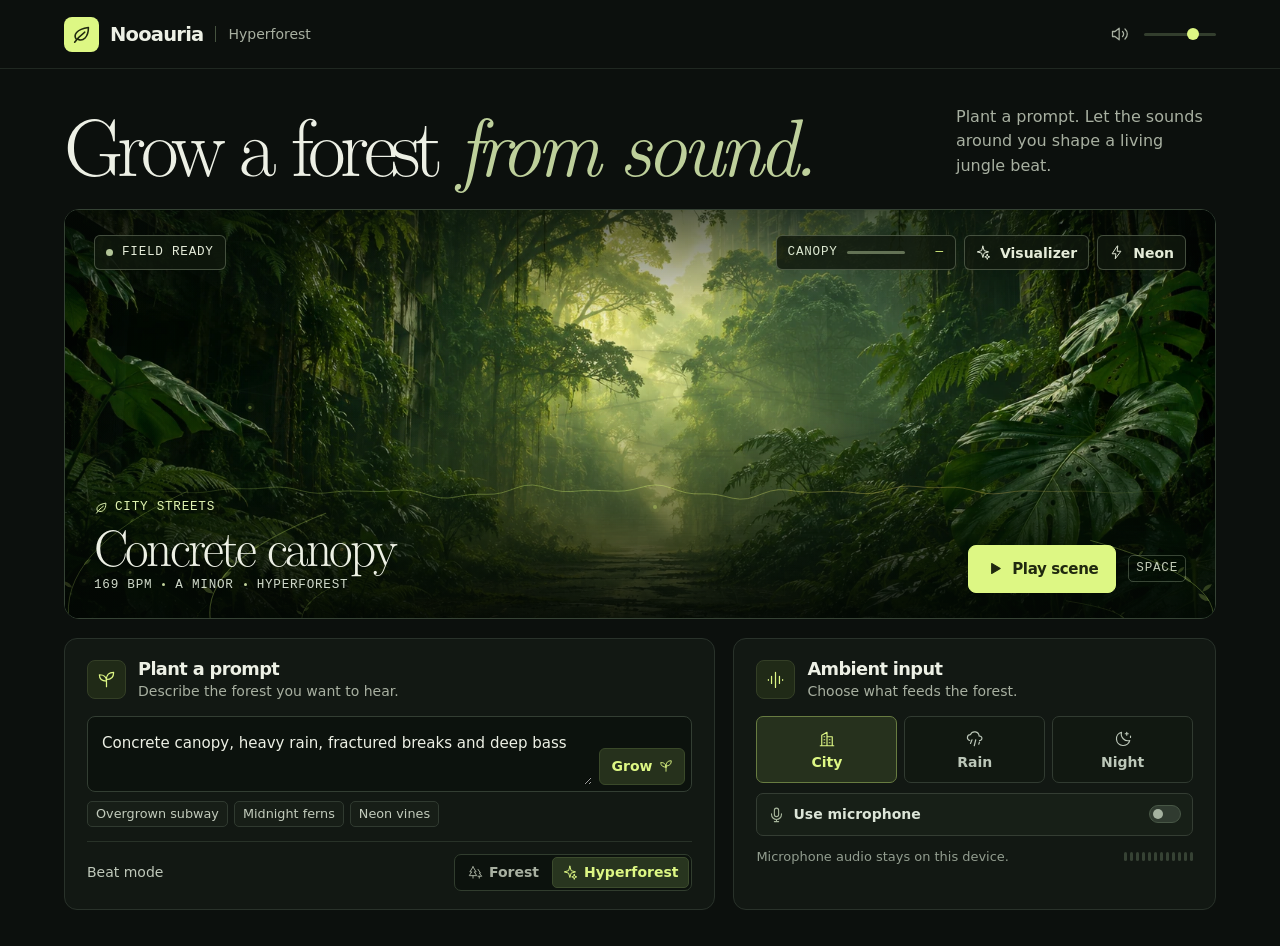
<file: app/src/main/assets/web/hyperforest/index.html>
<!doctype html>
<html lang="en">
<head>
  <meta charset="utf-8">
  <meta name="viewport" content="width=device-width, initial-scale=1">
  <meta name="color-scheme" content="dark">
  <meta name="theme-color" content="#0c100d">
  <meta name="description" content="Grow an evolving jungle beat from a text prompt and the sounds around you.">
  <title>Hyperforest — Nooauria</title>
  <link rel="icon" href="./mark.svg" type="image/svg+xml">
  <link rel="stylesheet" href="./style.css">
  <script type="module" src="./app.js"></script>
</head>
<body>
  <svg class="symbols" xmlns="http://www.w3.org/2000/svg" aria-hidden="true">
    <symbol id="i-leaf" viewBox="0 0 24 24"><path d="M6 18c-4-5 0-11 13-13 0 11-6 15-11 13m-4 3c4-6 7-8 11-11"/></symbol>
    <symbol id="i-sound" viewBox="0 0 24 24"><path d="M11 5 6 9H3v6h3l5 4V5Zm4 4a4 4 0 0 1 0 6m3-9a8 8 0 0 1 0 12"/></symbol>
    <symbol id="i-mute" viewBox="0 0 24 24"><path d="M11 5 6 9H3v6h3l5 4V5Zm5 4 5 6m0-6-5 6"/></symbol>
    <symbol id="i-play" viewBox="0 0 24 24"><path d="m8 5 12 7-12 7V5Z" fill="currentColor" stroke-linejoin="round"/></symbol>
    <symbol id="i-pause" viewBox="0 0 24 24"><path d="M9 5v14M15 5v14" stroke-width="3" stroke-linecap="round"/></symbol>
    <symbol id="i-sprout" viewBox="0 0 24 24"><path d="M12 21v-9m0 2C12 8 8 6 3 6c0 6 4 8 9 8Zm0-2c0-6 3-9 9-9 0 6-3 9-9 9Z"/></symbol>
    <symbol id="i-wave" viewBox="0 0 24 24"><path d="M3 12v1m4-5v9m5-14v19m5-14v9m4-5v1"/></symbol>
    <symbol id="i-city" viewBox="0 0 24 24"><path d="M3 21h18M5 21V7l7-4v18m0-12h7v12M8 9h1m-1 4h1m-1 4h1m6-4h1m-1 4h1"/></symbol>
    <symbol id="i-rain" viewBox="0 0 24 24"><path d="M5 14a4 4 0 0 1 1-7.9 6 6 0 0 1 11.5 2A3 3 0 1 1 18 14M8 13l-2 5m7-5-2 8m7-5-1 3"/></symbol>
    <symbol id="i-night" viewBox="0 0 24 24"><path d="M21 14A9 9 0 0 1 10 3a9 9 0 1 0 11 11ZM17 3v4m-2-2h4m3 3v2"/></symbol>
    <symbol id="i-mic" viewBox="0 0 24 24"><rect x="9" y="3" width="6" height="12" rx="3"/><path d="M5 11v1a7 7 0 0 0 14 0v-1m-7 8v3m-3 0h6"/></symbol>
    <symbol id="i-trees" viewBox="0 0 24 24"><path d="m8 3-5 8h3l-4 6h12l-4-6h3L8 3Zm0 14v4m8-14 4 6h-2l4 5h-6m2 0v3"/></symbol>
    <symbol id="i-spark" viewBox="0 0 24 24"><path d="M11 2 9 9l-7 2 7 2 2 7 2-7 7-2-7-2-2-7Zm7 13 1 3 3 1-3 1-1 3-1-3-3-1 3-1 1-3Z"/></symbol>
    <symbol id="i-bolt" viewBox="0 0 24 24"><path d="m13 2-8 12h6l-1 8 9-12h-6l1-8Z"/></symbol>
  </svg>

  <header class="topbar">
    <div class="topbar-inner">
      <nav class="brand-path" aria-label="Nooauria">
        <a class="brand" href="../" aria-label="Return to Nooauria">
          <span class="brand-mark"><svg class="icon"><use href="#i-leaf"/></svg></span>
          <span>Nooauria</span>
        </a>
        <span class="instrument-name">Hyperforest</span>
      </nav>
      <div class="audio-control">
        <button type="button" id="sound-toggle" class="icon-button" aria-label="Mute audio" aria-pressed="false">
          <svg class="icon"><use id="sound-icon" href="#i-sound"/></svg>
        </button>
        <input id="volume" type="range" min="0" max="100" value="72" aria-label="Output volume">
      </div>
    </div>
  </header>

  <main class="shell">
    <section class="intro" aria-labelledby="page-title">
      <h1 id="page-title">Grow a forest <em>from sound.</em></h1>
      <p>Plant a prompt. Let the sounds around you shape a living jungle beat.</p>
    </section>

    <section class="scene" id="scene" aria-label="Sound-reactive forest">
      <div class="scene-layer city-layer"></div>
      <div class="scene-layer forest-layer"></div>
      <canvas id="auriscape-canvas" aria-hidden="true"></canvas>
      <div class="scene-shade"></div>
      <canvas id="field-canvas" aria-hidden="true"></canvas>

      <div class="scene-top">
        <div class="field-status"><span class="status-light"></span><span id="field-status" role="status">Field ready</span></div>
        <div class="scene-controls">
          <div class="growth-display">
            <span>Canopy</span>
            <div class="growth-track" aria-hidden="true"><div id="growth-fill"></div></div>
            <span id="growth-value">—</span>
          </div>
          <div class="visualizer-buttons">
            <button class="visualizer-toggle" id="visualizer-toggle" type="button" aria-pressed="false" aria-controls="visualizer-signals">
              <svg class="icon" aria-hidden="true"><use href="#i-spark"/></svg>Visualizer
            </button>
            <button class="visualizer-toggle neon-toggle" id="neon-toggle" type="button" aria-pressed="false" aria-describedby="neon-description">
              <svg class="icon" aria-hidden="true"><use href="#i-bolt"/></svg>Neon
            </button>
            <span class="sr-only" id="neon-description">Beat-synced neon trails and flashes.</span>
          </div>
          <div class="visualizer-signals" id="visualizer-signals" hidden>
            <label for="ambient-signal">Ambient</label>
            <meter id="ambient-signal" min="0" max="1" value="0"></meter>
            <label for="auriscape-signal">Auriscape</label>
            <meter id="auriscape-signal" min="0" max="1" value="0"></meter>
          </div>
        </div>
      </div>
      <div class="scene-bottom">
        <div class="scene-info">
          <div class="scene-kicker"><svg class="icon"><use href="#i-leaf"/></svg><span id="field-input">City streets</span></div>
          <h2 id="scene-title">Concrete canopy</h2>
          <div class="scene-stats">
            <span id="scene-bpm"></span><span id="scene-key"></span><span id="scene-mode">Hyperforest</span>
          </div>
        </div>
        <div class="transport">
          <button type="button" class="primary transport-button" id="play-button">
            <svg class="icon"><use id="play-icon" href="#i-play"/></svg><span id="play-label">Play scene</span>
          </button>
          <span class="keyboard-hint" aria-hidden="true"><kbd>Space</kbd></span>
        </div>
      </div>
    </section>
    <p id="transport-error" class="error transport-error" role="status" hidden></p>

    <div class="studio">
      <section class="panel seed-panel" aria-labelledby="seed-heading">
        <div class="panel-heading">
          <div class="panel-icon"><svg class="icon"><use href="#i-sprout"/></svg></div>
          <div><h2 id="seed-heading">Plant a prompt</h2><p>Describe the forest you want to hear.</p></div>
        </div>
        <form id="seed-form">
          <div class="seed-entry">
            <label class="sr-only" for="prompt">Forest prompt</label>
            <textarea id="prompt" rows="2" maxlength="240" placeholder="Describe your forest…" required>Concrete canopy, heavy rain, fractured breaks and deep bass</textarea>
            <button class="seed-button" type="submit">Grow <svg class="icon"><use href="#i-sprout"/></svg></button>
          </div>
          <div class="prompt-presets" aria-label="Example prompts">
            <button type="button" data-prompt="An overgrown subway in a thunderstorm, heavy bass and chopped breaks">Overgrown subway</button>
            <button type="button" data-prompt="Bioluminescent ferns at midnight, soft birdsong and a deep rolling bass">Midnight ferns</button>
            <button type="button" data-prompt="Neon vines across the city, rapid jungle breaks and bright synths">Neon vines</button>
          </div>
        </form>
        <div class="mode-row">
          <span class="control-label" id="mode-label">Beat mode</span>
          <div class="mode-switch" role="group" aria-labelledby="mode-label">
            <button type="button" data-mode="forest" aria-pressed="false"><svg class="icon"><use href="#i-trees"/></svg>Forest</button>
            <button type="button" data-mode="hyperforest" aria-pressed="true"><svg class="icon"><use href="#i-spark"/></svg>Hyperforest</button>
          </div>
        </div>
      </section>

      <section class="panel input-panel" aria-labelledby="input-heading">
        <div class="panel-heading">
          <div class="panel-icon"><svg class="icon"><use href="#i-wave"/></svg></div>
          <div><h2 id="input-heading">Ambient input</h2><p>Choose what feeds the forest.</p></div>
        </div>
        <div class="sources" role="group" aria-label="Ambient input source">
          <button type="button" class="source" data-input="city" aria-pressed="true"><svg class="icon"><use href="#i-city"/></svg><span>City</span></button>
          <button type="button" class="source" data-input="rain" aria-pressed="false"><svg class="icon"><use href="#i-rain"/></svg><span>Rain</span></button>
          <button type="button" class="source" data-input="night" aria-pressed="false"><svg class="icon"><use href="#i-night"/></svg><span>Night</span></button>
        </div>

        <button type="button" id="mic-button" class="mic-button" data-input="mic" aria-pressed="false">
          <span class="mic-label"><svg class="icon"><use href="#i-mic"/></svg><span>Use microphone</span></span>
          <span id="mic-switch" class="switch" aria-hidden="true"></span>
        </button>
        <div class="input-details">
          <span id="input-description">Microphone audio stays on this device.</span>
          <div id="input-meter" class="input-meter" aria-hidden="true"><i></i><i></i><i></i><i></i><i></i><i></i><i></i><i></i><i></i><i></i><i></i><i></i></div>
        </div>
        <p id="input-error" class="error" role="status" hidden></p>
      </section>
    </div>
    <p class="sr-only" id="announcement" role="status"></p>
  </main>
</body>
</html>
</file>
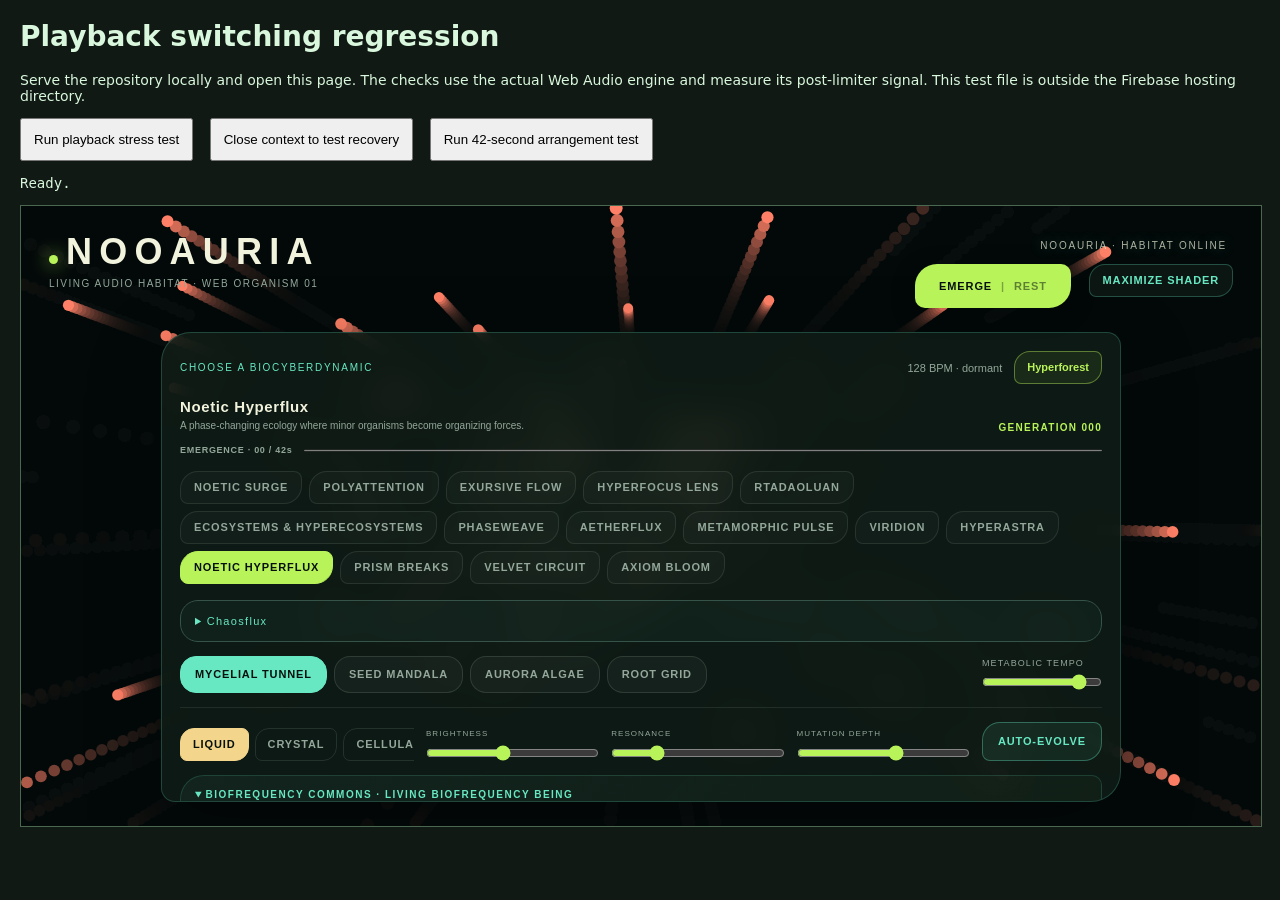
<file: tests/audio-playback-browser.html>
<!doctype html>
<html lang="en">
<meta charset="utf-8">
<title>Nooauria playback regression</title>
<style>
  body { background:#101914; color:#d9f7dc; font:14px system-ui; margin:20px; }
  button { padding:12px; margin-right:12px; }
  pre { white-space:pre-wrap; max-height:260px; overflow:auto; }
  iframe { width:100%; height:620px; border:1px solid #4a6850; }
</style>
<h1>Playback switching regression</h1>
<p>Serve the repository locally and open this page. The checks use the actual Web Audio engine and measure its post-limiter signal. This test file is outside the Firebase hosting directory.</p>
<button id="run" disabled>Run playback stress test</button>
<button id="close" disabled>Close context to test recovery</button>
<button id="arrangement" disabled>Run 42-second arrangement test</button>
<pre id="report" role="status">Loading current app…</pre>
<iframe id="app" title="Nooauria test instance"></iframe>
<script>
  const frame = document.getElementById('app');
  const report = document.getElementById('report');
  const run = document.getElementById('run');
  const close = document.getElementById('close');
  const arrangement = document.getElementById('arrangement');
  function installProbe() {
    let meter, meterContext;
    window.playbackProbe = () => {
      if (!audioCtx) return { state:'missing', rms:0 };
      if (meterContext !== audioCtx) {
        if (meter) meter.disconnect();
        meterContext = audioCtx;
        meter = audioCtx.createAnalyser();
        meter.fftSize = 1024;
        limiterNode.connect(meter);
      }
      const samples = new Float32Array(meter.fftSize);
      meter.getFloatTimeDomainData(samples);
      return { state:audioCtx.state, step:stepIndex, voices:activeVoices.size,
        elapsed:arrangementTime(), chapter:arrangementAt(arrangementTime()).chapter, cycle:arrangementAt(arrangementTime()).cycle,
        finite:samples.every(Number.isFinite),
        peak:samples.reduce((peak,x) => Math.max(peak, Math.abs(x)), 0),
        rms:Math.sqrt(samples.reduce((sum,x) => sum + x*x, 0) / samples.length) };
    };
    window.closeTestContext = () => audioCtx ? audioCtx.close() : Promise.resolve();
  }
  function log(text) { report.textContent += text + '\n'; }
  const wait = ms => new Promise(resolve => setTimeout(resolve, ms));
  async function measure(label) {
    let maxRms = 0, checked = 0;
    for (let i=0;i<24 && checked<6;i++) {
      await wait(30);
      const p = frame.contentWindow.playbackProbe();
      // Resume/suspend are asynchronous; allow a bounded startup, then require six stable samples.
      if (checked === 0 && (p.state !== 'running' || p.step < 1)) continue;
      if (!p.finite || p.state !== 'running' || p.voices > 22 || p.step < 1 || p.peak >= .99) throw new Error(label + ': ' + JSON.stringify(p));
      maxRms = Math.max(maxRms, p.rms);
      checked++;
    }
    if (checked < 6) throw new Error(label + ': playback did not settle within 720ms');
    if (maxRms < .0001) throw new Error(label + ': silent output');
    return maxRms;
  }
  function muteContinuousTones() {
    for (const id of ['binaural-toggle','sol-toggle','iso-toggle']) {
      const button = frame.contentDocument.getElementById(id);
      if (button.classList.contains('active')) button.click();
    }
  }
  run.onclick = async () => {
    run.disabled = true; close.disabled = true; arrangement.disabled = true; report.textContent = '';
    try {
      const doc = frame.contentDocument;
      const modes = [...doc.querySelectorAll('[data-amplifier]')];
      const spectra = [...doc.querySelectorAll('[data-spectrum]')];
      let checked = 0, minSignal = Infinity;
      for (let round=0;round<4;round++) {
        for (let i=0;i<modes.length;i++) {
          spectra[round].click(); modes[i].click(); muteContinuousTones();
          if (i % 3 === 0) { doc.getElementById('awaken').click(); modes[i].click(); }
          minSignal = Math.min(minSignal, await measure(modes[i].dataset.amplifier)); checked++;
        }
        log(`PASS: all ${modes.length} biodynamics in ${spectra[round].dataset.spectrum}`);
      }
      for (const lifeway of doc.querySelectorAll('[data-lifeway]')) {
        lifeway.click(); muteContinuousTones();
        minSignal = Math.min(minSignal, await measure(lifeway.dataset.lifeway)); checked++;
      }
      log('PASS: all 7 lifeways');
      doc.getElementById('awaken').click(); await wait(60);
      const paused = frame.contentWindow.playbackProbe();
      if (paused.state !== 'suspended' || paused.voices !== 0) throw new Error('Pause did not release voices');
      log(`PASS: ${checked} audible selections, rapid rest/start, and final pause. Minimum measured RMS ${minSignal.toFixed(5)}.`);
    } catch (error) {
      log('FAIL: ' + error.message);
      if (frame.contentDocument.getElementById('awaken').getAttribute('aria-pressed') === 'true') frame.contentDocument.getElementById('awaken').click();
    }
    finally { run.disabled = false; close.disabled = false; arrangement.disabled = false; }
  };
  arrangement.onclick = async () => {
    run.disabled = true; close.disabled = true; arrangement.disabled = true; report.textContent = '';
    try {
      const doc = frame.contentDocument;
      doc.querySelector('[data-amplifier="NOETIC_SURGE"]').click();
      muteContinuousTones();
      const chapters = new Set();
      const started = performance.now();
      let completed = false;
      while (performance.now() - started < 55000) {
        await measure('42-second arrangement');
        const p = frame.contentWindow.playbackProbe();
        if (p.elapsed < 42 && p.cycle !== 0) throw new Error('Arrangement restarted early');
        if (!chapters.has(p.chapter) && p.cycle === 0) {
          chapters.add(p.chapter); log(`PASS: chapter ${p.chapter + 1}/6, audible at ${p.elapsed.toFixed(2)}s`);
        }
        if (p.cycle === 1) { completed = true; break; }
        await wait(400);
      }
      if (!completed || chapters.size !== 6) throw new Error('The full 42-second form did not complete');
      doc.getElementById('awaken').click(); await wait(60);
      const paused = frame.contentWindow.playbackProbe();
      if (paused.state !== 'suspended' || paused.voices !== 0) throw new Error('Rest did not release the arrangement voices');
      log('PASS: all six chapters played through 42 seconds, then continued into the next arc; final rest succeeded.');
    } catch (error) {
      log('FAIL: ' + error.message);
      if (frame.contentDocument.getElementById('awaken').getAttribute('aria-pressed') === 'true') frame.contentDocument.getElementById('awaken').click();
    } finally { run.disabled = false; close.disabled = false; arrangement.disabled = false; }
  };
  close.onclick = async () => {
    await frame.contentWindow.closeTestContext();
    log('Context closed. Run the stress test again to verify reconstruction.');
  };
  fetch('../app/src/main/assets/web/index.html').then(r => {
    if (!r.ok) throw new Error('App load failed'); return r.text();
  }).then(html => {
    frame.onload = () => { run.disabled = false; close.disabled = false; arrangement.disabled = false; report.textContent = 'Ready.\n'; };
    frame.srcdoc = html.replace('</body>', '<script>(' + installProbe.toString() + ')();<' + '/script></body>');
  }).catch(error => { report.textContent = error.message; });
</script>
</html>
</file>
<file: app/src/main/assets/web/hyperforest/style.css>
@font-face {
  font-family: "Canopy Serif";
  src: url("./lmroman17-regular.otf") format("opentype");
  font-style: normal;
  font-weight: 400;
  font-display: swap;
}

@font-face {
  font-family: "Canopy Serif";
  src: url("./lmroman12-italic.otf") format("opentype");
  font-style: italic;
  font-weight: 400;
  font-display: swap;
}

:root {
  color-scheme: dark;
  --bg: #0c100d;
  --panel: #121813;
  --field: #0c120d;
  --line: #29322a;
  --ink: #edf0e5;
  --muted: #a8b0a1;
  --subtle: #929d8f;
  --lime: #ddf784;
  --lime-ink: #20290f;
  --serif: "Canopy Serif", Georgia, serif;
  --mono: "SFMono-Regular", Consolas, "Liberation Mono", monospace;
  --sans: "Inter", "Segoe UI", system-ui, sans-serif;
}

*, *::before, *::after { box-sizing: border-box; }
body { margin: 0; min-width: 280px; background: var(--bg); color: var(--ink); font-family: var(--sans); }
button, input, textarea { font: inherit; }
button { color: inherit; cursor: pointer; }
button:disabled { cursor: wait; opacity: .65; }
button:focus-visible, a:focus-visible, textarea:focus-visible, input:focus-visible {
  outline: 2px solid var(--lime);
  outline-offset: 3px;
}
button, a, input { -webkit-tap-highlight-color: transparent; }
[hidden] { display: none !important; }
.symbols { position: absolute; width: 0; height: 0; overflow: hidden; }
.icon { flex: none; width: 20px; height: 20px; fill: none; stroke: currentColor; stroke-width: 1.55; stroke-linecap: round; stroke-linejoin: round; }
.sr-only { position: absolute; width: 1px; height: 1px; margin: -1px; padding: 0; overflow: hidden; clip-path: inset(50%); white-space: nowrap; }

.topbar { border-bottom: 1px solid #202821; }
.topbar-inner, .shell { max-width: 1440px; margin: 0 auto; padding-inline: clamp(22px, 5vw, 74px); }
.topbar-inner { display: flex; align-items: center; justify-content: space-between; min-height: 68px; }
.brand-path { display: flex; align-items: center; gap: 12px; }
.brand { display: inline-flex; align-items: center; gap: 11px; color: var(--ink); text-decoration: none; font-weight: 700; letter-spacing: -.04em; font-size: 1.22rem; }
.brand:hover { color: var(--lime); }
.instrument-name { border-left: 1px solid #46533f; padding-left: 12px; color: var(--muted); font-size: .875rem; }
.brand-mark { color: var(--lime-ink); background: var(--lime); width: 35px; height: 35px; display: grid; place-items: center; border-radius: 8px; }
.brand-mark .icon { width: 22px; height: 22px; stroke-width: 1.7; }
.audio-control { display: flex; align-items: center; gap: 6px; }
.icon-button { display: grid; place-items: center; width: 36px; height: 36px; padding: 0; border: 0; border-radius: 7px; background: transparent; color: var(--muted); }
.icon-button:hover { color: var(--lime); background: #1b2319; }
#volume { width: 72px; margin: 0; cursor: pointer; accent-color: var(--lime); }
#volume::-webkit-slider-runnable-track { background: #333e2d; height: 3px; border-radius: 3px; }
#volume::-webkit-slider-thumb { appearance: none; margin-top: -5px; }
#volume { appearance: none; height: 26px; background: transparent; }
#volume::-webkit-slider-thumb { width: 12px; height: 12px; background: var(--lime); border-radius: 50%; }
#volume::-moz-range-track { background: #333e2d; height: 3px; border-radius: 3px; }
#volume::-moz-range-thumb { width: 12px; height: 12px; background: var(--lime); border: 0; border-radius: 50%; }

.shell { padding-bottom: 36px; }
.intro { min-height: 140px; display: flex; justify-content: space-between; align-items: flex-end; gap: 26px; padding: 29px 0 27px; }
.intro h1 { margin: 0; font: 400 clamp(3.1rem, 6.4vw, 6.1rem)/.95 var(--serif); letter-spacing: -.07em; }
.intro h1 em { color: #bed09b; font-weight: 400; }
.intro p { max-width: 260px; margin: 0 0 4px; font-size: 1rem; line-height: 1.53; color: var(--muted); text-wrap: pretty; }

.scene { --canopy: .9; position: relative; isolation: isolate; height: clamp(365px, 32vw, 444px); border: 1px solid #354234; border-radius: 15px; overflow: hidden; background: #17251a; }
.scene[data-visualizer="true"] { height: clamp(420px, 68vh, 660px); border-color: #64744b; }
.scene[data-neon="true"] { border-color: #a46ca9; }
.scene-layer, .scene-shade, #auriscape-canvas, #field-canvas { position: absolute; inset: 0; width: 100%; height: 100%; }
.scene-layer { background-size: cover; background-position: center 54%; }
.scene[data-neon="true"] .scene-layer { filter: brightness(.77) saturate(.88); }
.city-layer { z-index: -5; background-color: #172726; background-image: url("./city.webp"); }
.forest-layer { z-index: -4; opacity: var(--canopy); background-color: #293c20; background-image: url("./forest.webp"); }
#auriscape-canvas { z-index: -3; pointer-events: none; }
.scene-shade { z-index: -2; background: linear-gradient(0deg, rgba(3, 8, 4, .91), rgba(4, 10, 5, .62) 19%, transparent 53%), linear-gradient(180deg, rgba(4, 10, 5, .64), transparent 27%), linear-gradient(90deg, rgba(4, 10, 5, .29), transparent 40%); }
#field-canvas { z-index: -1; pointer-events: none; }
.scene-top, .scene-bottom { position: absolute; left: 29px; right: 29px; display: flex; justify-content: space-between; }
.scene-top { top: 25px; gap: 8px; align-items: flex-start; }
.scene-controls { position: relative; display: flex; flex-wrap: wrap; justify-content: flex-end; gap: 8px; }
.visualizer-buttons { display: flex; gap: 8px; }
.field-status, .growth-display, .visualizer-toggle { display: flex; align-items: center; gap: 9px; border: 1px solid #d8eac845; border-radius: 6px; background: #10190ed1; min-height: 35px; color: #e5ecd9; padding: 0 11px; white-space: nowrap; }
.field-status, .growth-display, .scene-kicker, .scene-stats, .keyboard-hint { font-family: var(--mono); font-size: .79rem; line-height: 1; letter-spacing: .06em; text-transform: uppercase; }
.visualizer-toggle { font-size: .875rem; font-weight: 600; }
.visualizer-toggle .icon { width: 15px; height: 15px; }
.visualizer-toggle:hover, .visualizer-toggle[aria-pressed="true"] { color: var(--lime); background: #26331cf0; border-color: #a1b7669e; }
.neon-toggle:hover, .neon-toggle[aria-pressed="true"] { color: #ffe0f5; background: #412044; border-color: #d180ce; }
.neon-toggle[aria-pressed="true"] .icon { filter: drop-shadow(0 0 4px #f476df); }
.visualizer-signals {
  position: absolute;
  top: calc(100% + 8px);
  right: 0;
  display: grid;
  grid-template-columns: 1fr 64px;
  align-items: center;
  gap: 9px 13px;
  padding: 10px 11px;
  border: 1px solid #d8eac845;
  border-radius: 6px;
  background: #10190ee8;
  color: var(--ink);
  font: .81rem/1.2 var(--mono);
}
.visualizer-signals meter { width: 100%; height: 6px; border: 0; border-radius: 3px; background: #455241; }
.visualizer-signals meter::-webkit-meter-bar { border: 0; background: #455241; box-shadow: none; }
.visualizer-signals meter::-webkit-meter-optimum-value { border-radius: 3px; background: var(--signal); }
.visualizer-signals meter::-moz-meter-bar { border-radius: 3px; background: var(--signal); }
#ambient-signal { --signal: #83ddbc; }
#auriscape-signal { --signal: #e4ec90; }
.status-light { width: 7px; height: 7px; border-radius: 50%; background: #b3c598; }
.scene[data-playing="true"] .status-light { background: var(--lime); box-shadow: 0 0 11px #d8ff74a2; }
.growth-display { color: #dde9d2; }
.growth-track { width: 58px; height: 3px; border-radius: 3px; background: #637255; overflow: hidden; }
#growth-fill { width: 0; height: 100%; background: var(--lime); }
#growth-value { min-width: 4ch; text-align: right; color: var(--lime); }
.scene-bottom { align-items: flex-end; gap: 18px; bottom: 25px; }
.scene-info { min-width: 0; }
.scene-kicker { display: flex; align-items: center; gap: 6px; color: #e0f4b2; }
.scene-kicker .icon { width: 15px; height: 15px; }
.scene h2 { margin: 6px 0 7px; font: 400 clamp(2.3rem, 4vw, 4rem)/.95 var(--serif); letter-spacing: -.055em; overflow-wrap: anywhere; text-wrap: balance; }
.scene-stats { display: flex; align-items: center; gap: 10px; flex-wrap: wrap; color: #d0d9ca; line-height: 1.25; }
.scene-stats span:empty { display: none; }
.scene-stats span:not(:empty) + span::before { content: ""; display: inline-block; width: 3px; height: 3px; margin-right: 10px; border-radius: 50%; background: #c2d49b; vertical-align: middle; }
.transport { display: flex; align-items: center; flex-shrink: 0; gap: 12px; }
.primary { background: var(--lime); color: var(--lime-ink); border: 1px solid var(--lime); }
.primary:hover { background: #ebffa6; border-color: #ebffa6; }
.transport-button { display: inline-flex; align-items: center; justify-content: center; gap: 9px; min-width: 142px; min-height: 48px; padding: 0 17px; font-size: .94rem; font-weight: 700; letter-spacing: -.025em; border-radius: 8px; }
.transport-button .icon { width: 17px; height: 17px; }
.keyboard-hint { color: #c1cbb6; }
.keyboard-hint kbd { display: inline-block; font: inherit; padding: 6px 7px; border: 1px solid #d2e4c043; border-radius: 5px; }

.studio { display: grid; grid-template-columns: minmax(0, 1.35fr) minmax(0, 1fr); gap: 18px; margin-top: 19px; }
.panel { background: var(--panel); border: 1px solid var(--line); border-radius: 13px; padding: 20px 22px 18px; min-width: 0; }
.panel-heading { display: flex; align-items: center; gap: 12px; margin-bottom: 15px; }
.panel-icon { display: grid; place-items: center; flex: 0 0 39px; height: 39px; background: #202a17; color: var(--lime); border: 1px solid #343f26; border-radius: 8px; }
.panel-icon .icon { width: 19px; height: 19px; }
.panel h2 { margin: 0 0 3px; font-size: 1.11rem; line-height: 1.13; letter-spacing: -.035em; font-weight: 650; }
.panel p:not(.error) { margin: 0; color: var(--muted); font-size: .875rem; line-height: 1.35; }
.seed-entry { display: flex; gap: 7px; background: var(--field); border: 1px solid #333e33; border-radius: 8px; padding: 6px; align-items: stretch; }
.seed-entry:focus-within { border-color: #91a663; }
.seed-entry textarea { display: block; width: 100%; min-width: 0; min-height: 43px; resize: vertical; margin: 0; background: none; border: 0; color: var(--ink); font-size: .94rem; line-height: 1.4; padding: 10px 8px; }
.seed-entry textarea:focus { outline: none; }
.seed-entry textarea::placeholder { color: var(--subtle); }
.seed-button { display: inline-flex; align-items: center; gap: 7px; align-self: flex-end; color: var(--lime); background: #26311c; border: 1px solid #3a4929; border-radius: 6px; font-weight: 640; font-size: .875rem; padding: 0 11px; height: 37px; }
.seed-button .icon { height: 14px; width: 14px; }
.seed-button:hover { border-color: #72864c; background: #334124; }
.prompt-presets { display: flex; flex-wrap: wrap; gap: 6px; margin-top: 9px; }
.prompt-presets button { color: #c2cbbc; background: #171e17; border: 1px solid #303a30; border-radius: 5px; padding: 5px 8px; font-size: .8rem; line-height: 1.1; }
.prompt-presets button:hover { color: var(--lime); border-color: #69784d; }
.mode-row { display: flex; justify-content: space-between; align-items: center; gap: 10px; border-top: 1px solid #283228; padding-top: 12px; margin-top: 14px; }
.control-label { color: #bfc8ba; font-size: .875rem; font-weight: 500; }
.mode-switch { display: flex; gap: 2px; border: 1px solid #313d2e; border-radius: 7px; background: var(--field); padding: 2px; }
.mode-switch button { display: flex; align-items: center; gap: 6px; min-height: 31px; padding: 0 10px; border-radius: 5px; color: var(--muted); border: 1px solid transparent; background: transparent; font-size: .875rem; font-weight: 550; }
.mode-switch button:hover { color: var(--lime); }
.mode-switch button[aria-pressed="true"] { color: var(--lime); background: #28351f; border-color: #3c4b2d; }
.mode-switch .icon { width: 15px; height: 15px; }

.sources { display: grid; grid-template-columns: repeat(3, minmax(0, 1fr)); gap: 7px; margin-bottom: 10px; }
.source { display: flex; flex-direction: column; align-items: center; justify-content: center; gap: 7px; min-height: 67px; padding: 5px; color: #bcc7b9; background: #111811; border: 1px solid #313b31; border-radius: 7px; font-size: .875rem; line-height: 1; font-weight: 560; }
.source:hover { color: var(--lime); border-color: #69784d; }
.source[aria-pressed="true"] { background: #26311d; color: var(--lime); border-color: #687c41; }
.source .icon { height: 18px; width: 18px; }
.mic-button { display: flex; justify-content: space-between; align-items: center; gap: 10px; min-height: 43px; width: 100%; padding: 0 11px; border: 1px solid #343d33; border-radius: 7px; color: #dce5d8; background: #171f17; font-size: .875rem; font-weight: 550; text-align: left; }
.mic-button:hover { border-color: #687951; }
.mic-label { display: inline-flex; align-items: center; gap: 8px; }
.mic-label .icon { width: 17px; height: 17px; color: #a8b79d; }
.switch { width: 32px; height: 18px; background: #303b30; border: 1px solid #485746; border-radius: 10px; }
.switch::before { content: ""; display: block; margin: 3px; width: 10px; height: 10px; border-radius: 50%; background: #a5b2a0; transition: transform .18s ease; }
.mic-button[aria-pressed="true"] .switch { background: #52633b; border-color: #879e62; }
.mic-button[aria-pressed="true"] .switch::before { background: var(--lime); transform: translateX(14px); }
.input-details { display: flex; justify-content: space-between; align-items: center; gap: 12px; padding-top: 12px; color: var(--subtle); font-size: .81rem; line-height: 1.35; }
.input-meter { display: flex; align-items: center; gap: 3px; }
.input-meter i { width: 3px; height: 9px; border-radius: 2px; background: #364234; }
.input-meter i.active { background: #b1ce70; box-shadow: 0 0 6px #b1ce7040; }
.error { margin: 10px 0 0; font-size: .875rem; color: #ffd7a3; line-height: 1.4; }
.transport-error { padding: 10px 12px; border: 1px solid #635439; border-radius: 6px; background: #2b2314; }

@media (max-width: 900px) {
  .intro { gap: 18px; }
  .intro p { max-width: 220px; }
  .studio { gap: 12px; }
  .panel { padding-inline: 16px; }
  .input-details { gap: 7px; }
}

@media (max-width: 720px) {
  .topbar-inner { min-height: 59px; }
  .intro { min-height: 0; display: block; padding: 25px 0 22px; }
  .intro h1 { max-width: 12ch; font-size: clamp(3.1rem, 10vw, 4.7rem); }
  .intro p { max-width: 370px; margin: 11px 0 0; }
  .scene { height: clamp(330px, 65vw, 410px); }
  .scene-top, .scene-bottom { left: 15px; right: 15px; }
  .scene-top { top: 15px; }
  .scene-bottom { bottom: 16px; }
  .keyboard-hint { display: none; }
  .studio { grid-template-columns: 1fr; margin-top: 13px; }
}

@media (max-width: 430px) {
  .topbar-inner, .shell { padding-inline: 15px; }
  .brand-path, .brand { gap: 7px; }
  .instrument-name { padding-left: 7px; }
  #volume { width: 47px; }
  .scene-layer { background-position: 55% 50%; }
  .scene-bottom { flex-direction: column; align-items: flex-start; gap: 14px; }
  .scene h2 { font-size: clamp(2rem, 10vw, 2.75rem); }
  .transport-button { min-height: 42px; min-width: 123px; }
  .growth-track { width: 35px; }
  .field-status, .growth-display { padding-inline: 8px; gap: 6px; font-size: .75rem; }
  .scene-controls { flex-direction: column; align-items: flex-end; }
  .mode-row { gap: 6px; }
  .mode-switch button { padding-inline: 7px; }
}

@media (prefers-reduced-motion: reduce) {
  *, *::before, *::after { transition-duration: 0s !important; }
}

@media (max-width: 350px) {
  .brand { font-size: 1.06rem; }
  .brand-mark { width: 29px; height: 29px; }
  .instrument-name { font-size: .8rem; }
  .audio-control { gap: 3px; }
  .audio-control .icon-button { width: 30px; }
  #volume { width: 30px; }
  .scene-top { flex-wrap: wrap; }
  .scene-controls { margin-left: auto; }
}
</file>
